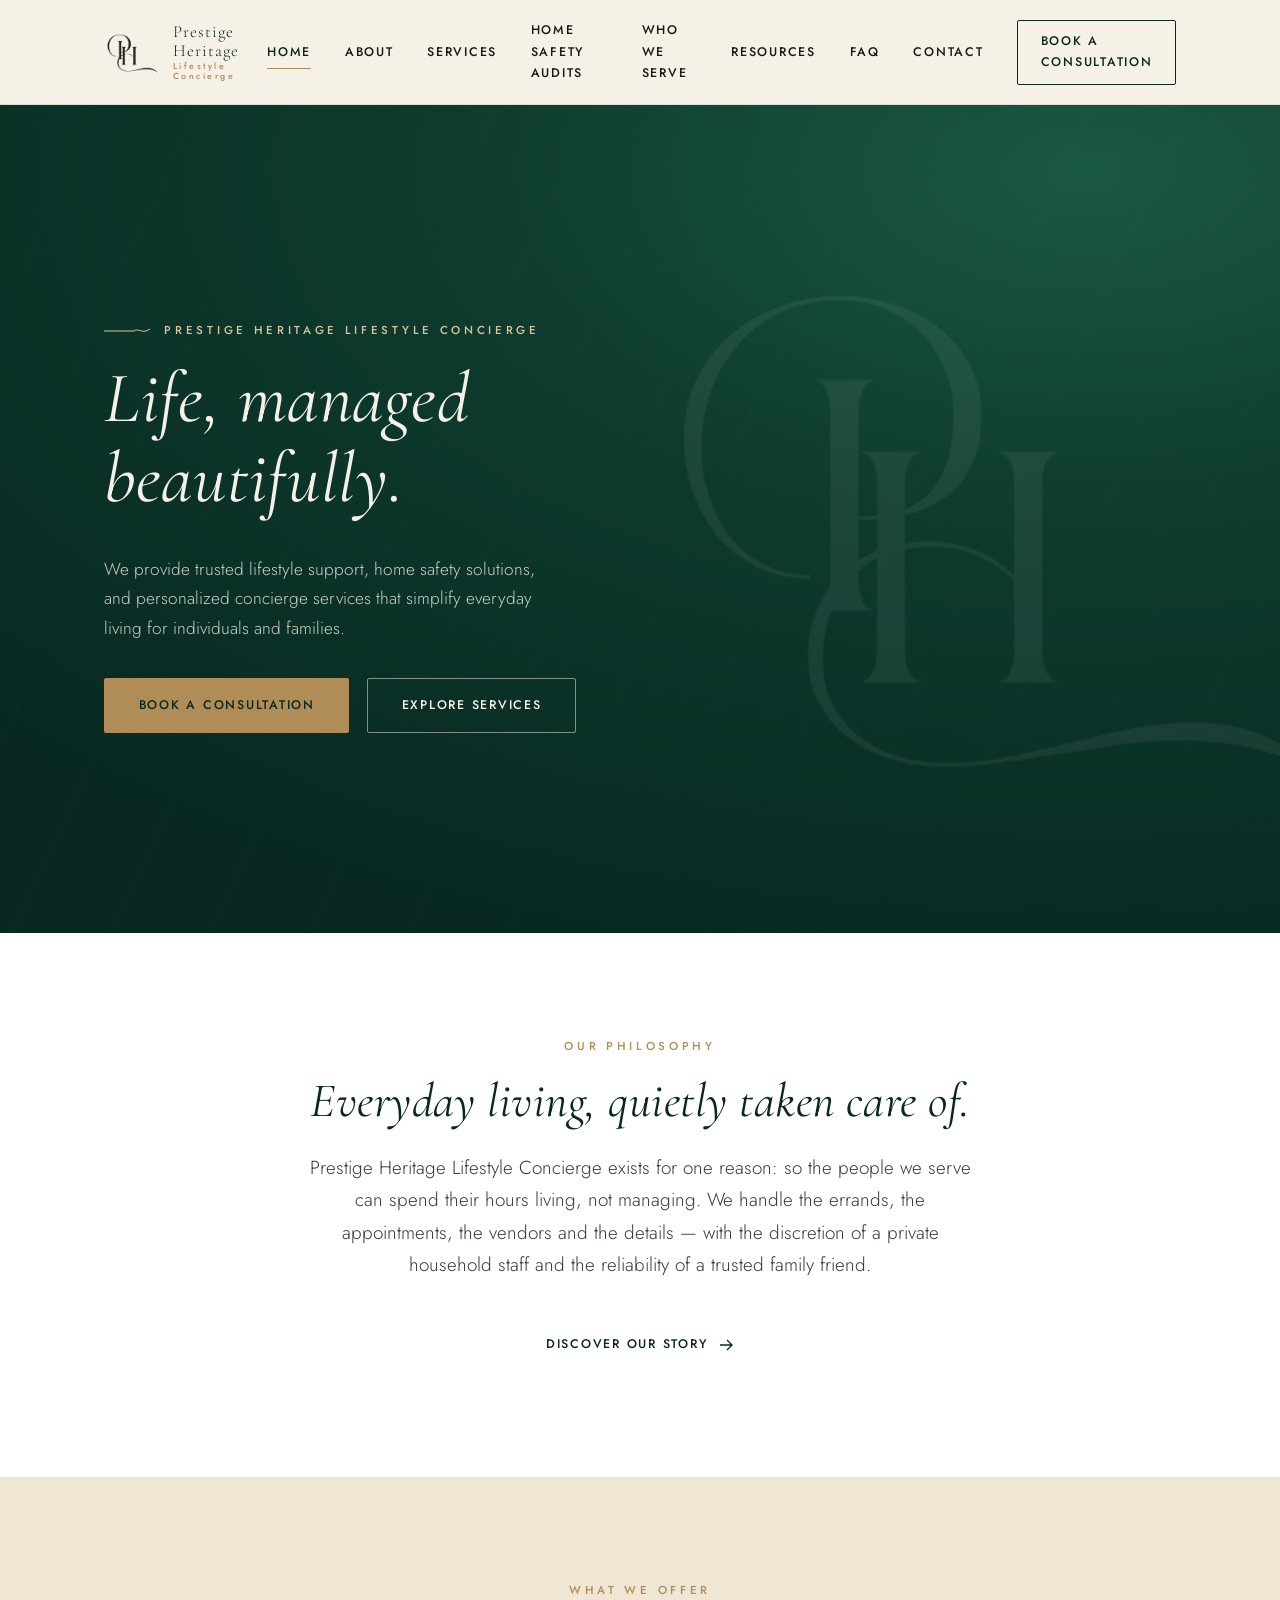
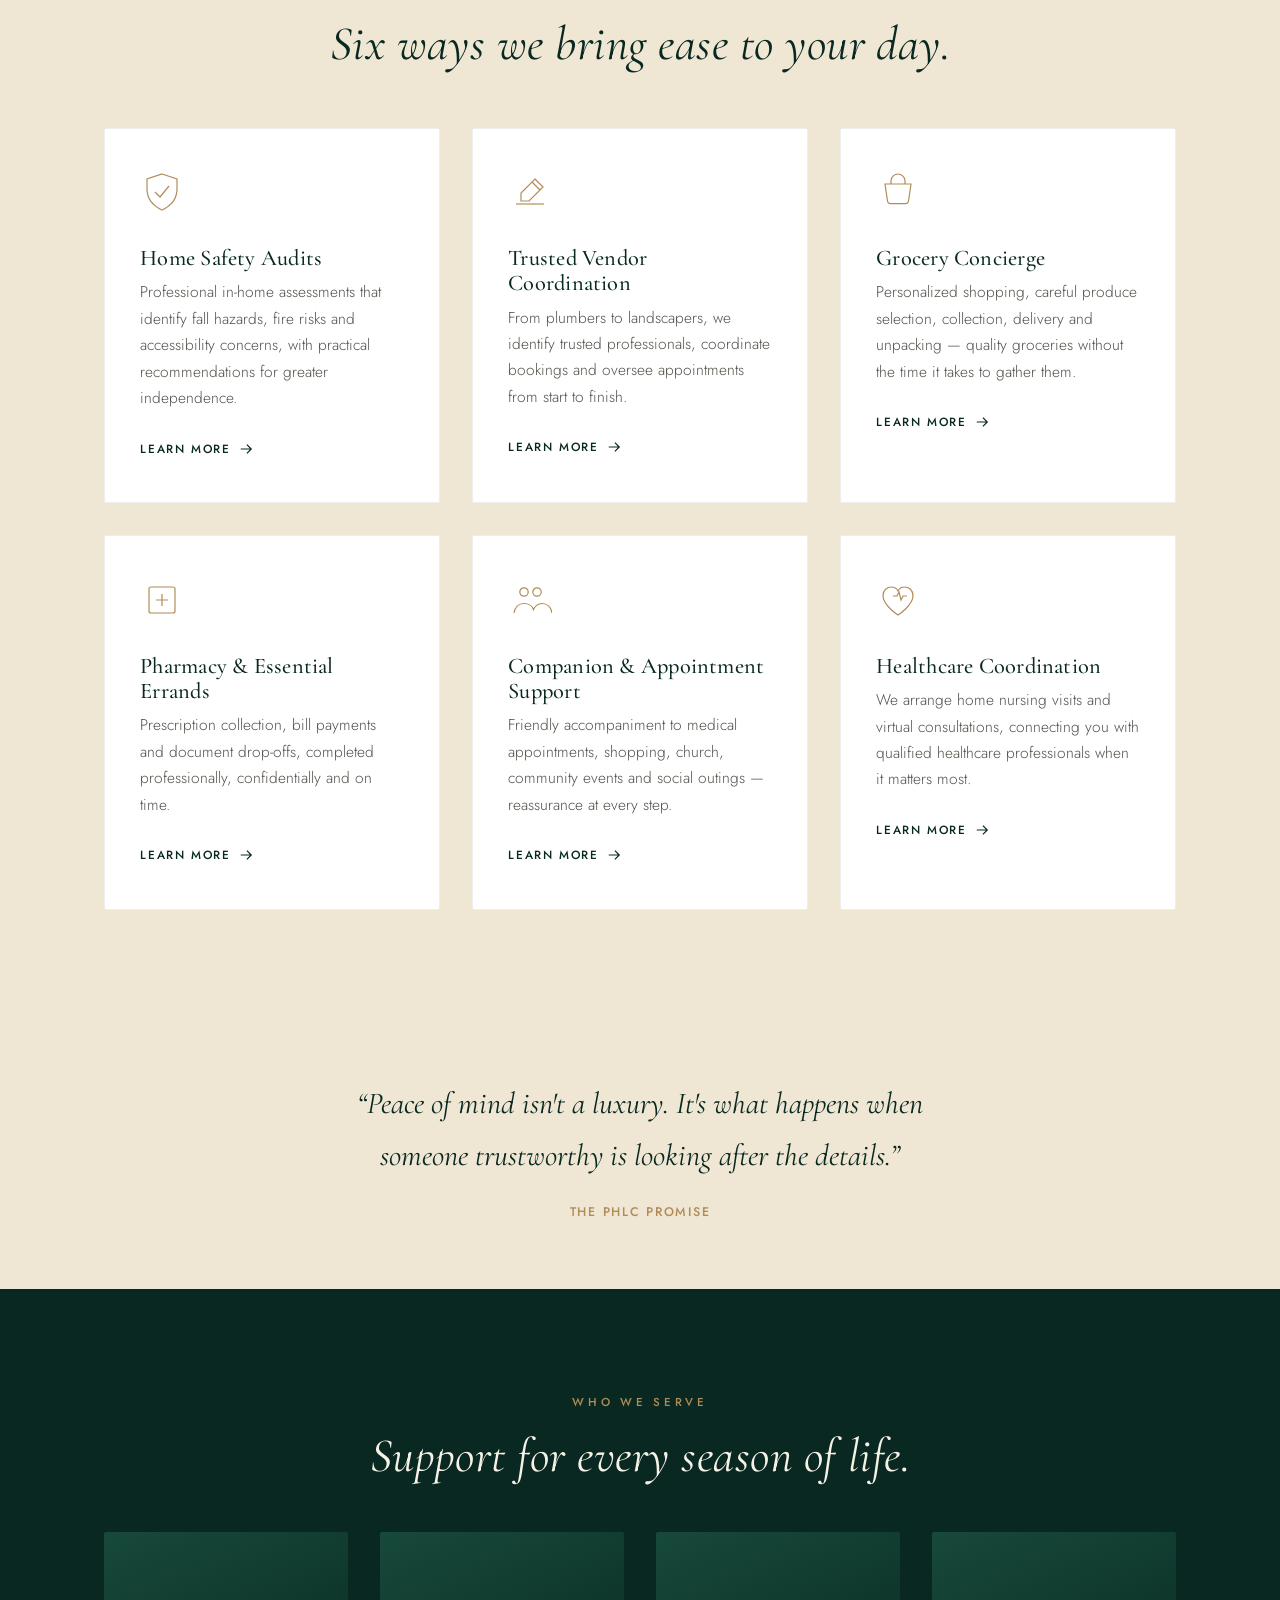
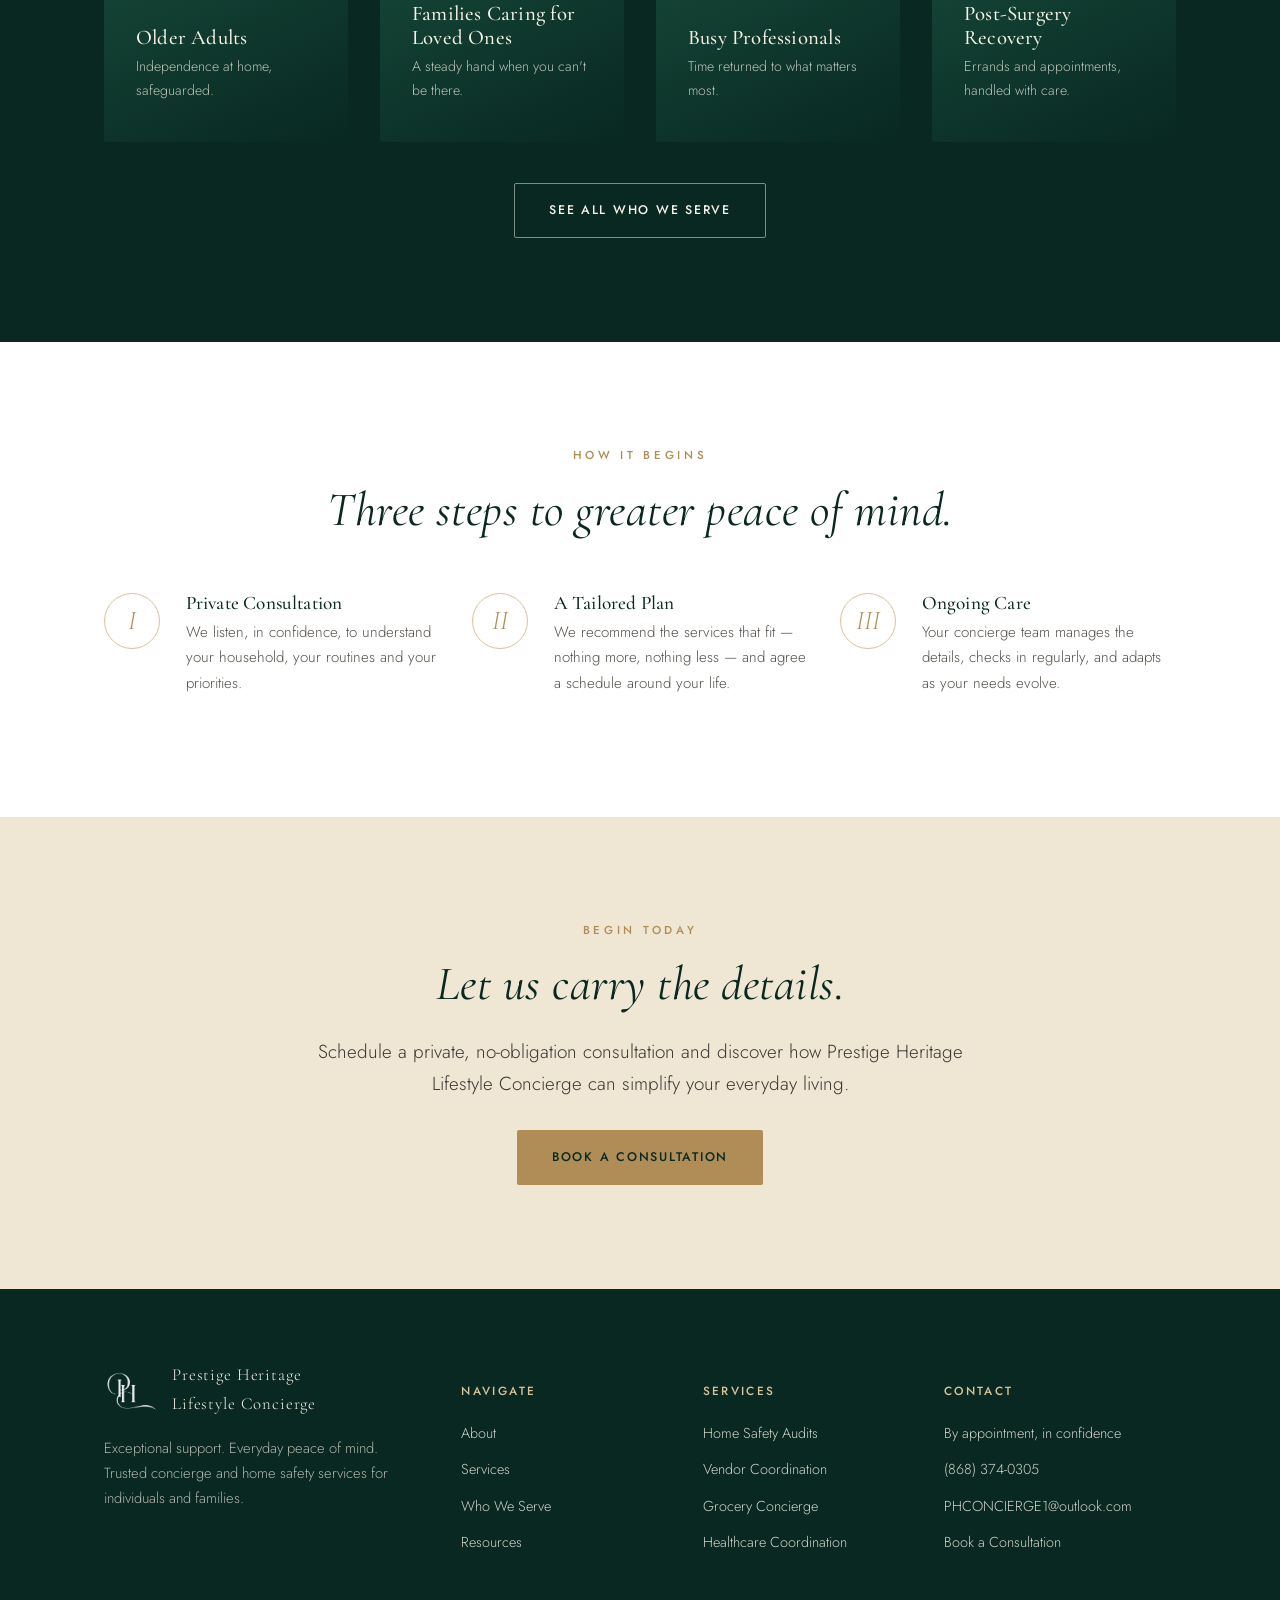
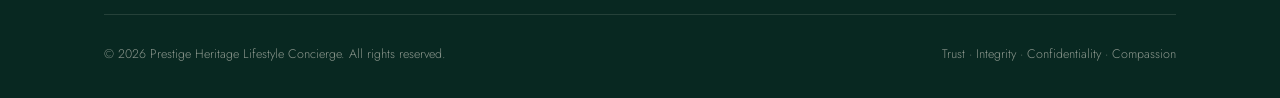
<file: index.html>
<!DOCTYPE html>
<html lang="en">
<head>
<meta charset="UTF-8">
<meta name="viewport" content="width=device-width, initial-scale=1.0">
<title>Home | Prestige Heritage Lifestyle Concierge</title>
<meta name="description" content="Exceptional support, everyday peace of mind. Trusted concierge, home safety and lifestyle services for individuals and families.">
<link rel="icon" href="assets/logo.png">
<link rel="stylesheet" href="assets/style.css">
</head>
<body>
  <header class="site-header">
    <div class="header-inner">
      <a href="index.html" class="brand">
        <img src="assets/logo.png" alt="Prestige Heritage Lifestyle Concierge monogram logo">
        <span class="brand-word">Prestige Heritage<small>Lifestyle Concierge</small></span>
      </a>
      <nav class="main-nav" aria-label="Primary">
        <a href="index.html" class="active">Home</a>
        <a href="about.html">About</a>
        <a href="services.html">Services</a>
        <a href="home-safety-audits.html">Home Safety Audits</a>
        <a href="who-we-serve.html">Who We Serve</a>
        <a href="resources.html">Resources</a>
        <a href="faq.html">FAQ</a>
        <a href="contact.html">Contact</a>
        <a href="contact.html" class="nav-cta">Book a Consultation</a>
      </nav>
      <button class="menu-toggle" aria-label="Toggle menu" aria-expanded="false">
        <span></span><span></span><span></span>
      </button>
    </div>
  </header>


  <section class="hero">
    <img class="hero-mark" src="assets/logo.png" alt="">
    <div class="hero-inner">
      <div class="eyebrow"><svg class="flourish" viewBox="0 0 46 10" fill="none" xmlns="http://www.w3.org/2000/svg" aria-hidden="true">
<path d="M0 5H30" stroke-width="1"/>
<path d="M30 5C34 1 38 9 46 3" stroke-width="1" stroke-linecap="round"/>
</svg><span>Prestige Heritage Lifestyle Concierge</span></div>
      <h1>Life, managed beautifully.</h1>
      <p class="sub">We provide trusted lifestyle support, home safety solutions, and personalized concierge services that simplify everyday living for individuals and families.</p>
      <div class="actions">
        <a href="contact.html" class="btn btn-gold">Book a Consultation</a>
        <a href="services.html" class="btn btn-outline-light">Explore Services</a>
      </div>
    </div>
  </section>

  <section class="bg-white">
    <div class="container center reveal">
      <div class="eyebrow center"><span>Our Philosophy</span></div>
      <h2 class="h-xl">Everyday living, quietly taken care of.</h2>
      <p class="lede">Prestige Heritage Lifestyle Concierge exists for one reason: so the people we serve can spend their hours living, not managing. We handle the errands, the appointments, the vendors and the details — with the discretion of a private household staff and the reliability of a trusted family friend.</p>
      <a href="about.html" class="btn btn-ghost" style="margin-top:1rem;">Discover our story
        <svg width="16" height="16" viewBox="0 0 16 16" fill="none" stroke="currentColor" stroke-width="1.3"><path d="M2 8h12M9 3l5 5-5 5"/></svg>
      </a>
    </div>
  </section>

  <section class="bg-cream2">
    <div class="container">
      <div class="center reveal" style="margin-bottom:3.5rem;">
        <div class="eyebrow center"><span>What We Offer</span></div>
        <h2 class="h-xl">Six ways we bring ease to your day.</h2>
      </div>
      <div class="grid grid-3">
        <div class="card reveal">
          <svg class="icon" viewBox="0 0 44 44" fill="none" stroke="currentColor" stroke-width="1.2"><path d="M22 4l15 5v10c0 10-6.5 17-15 21C13.5 36 7 29 7 19V9l15-5z"/><path d="M15 22l5 5 9-11"/></svg>
          <h3>Home Safety Audits</h3>
          <p>Professional in-home assessments that identify fall hazards, fire risks and accessibility concerns, with practical recommendations for greater independence.</p>
          <a href="home-safety-audits.html" class="learn">Learn more
            <svg width="14" height="14" viewBox="0 0 16 16" fill="none" stroke="currentColor" stroke-width="1.4"><path d="M2 8h12M9 3l5 5-5 5"/></svg>
          </a>
        </div>
        <div class="card reveal">
          <svg class="icon" viewBox="0 0 44 44" fill="none" stroke="currentColor" stroke-width="1.2"><path d="M27 9l8 8-14 14H13v-8L27 9z"/><path d="M24 12l8 8"/><path d="M8 34h28"/></svg>
          <h3>Trusted Vendor Coordination</h3>
          <p>From plumbers to landscapers, we identify trusted professionals, coordinate bookings and oversee appointments from start to finish.</p>
          <a href="services.html#vendor" class="learn">Learn more
            <svg width="14" height="14" viewBox="0 0 16 16" fill="none" stroke="currentColor" stroke-width="1.4"><path d="M2 8h12M9 3l5 5-5 5"/></svg>
          </a>
        </div>
        <div class="card reveal">
          <svg class="icon" viewBox="0 0 44 44" fill="none" stroke="currentColor" stroke-width="1.2"><path d="M9 14h26l-2.5 17a3 3 0 01-3 2.6H14.5a3 3 0 01-3-2.6L9 14z"/><path d="M15 14V11a7 7 0 0114 0v3"/></svg>
          <h3>Grocery Concierge</h3>
          <p>Personalized shopping, careful produce selection, collection, delivery and unpacking — quality groceries without the time it takes to gather them.</p>
          <a href="services.html#grocery" class="learn">Learn more
            <svg width="14" height="14" viewBox="0 0 16 16" fill="none" stroke="currentColor" stroke-width="1.4"><path d="M2 8h12M9 3l5 5-5 5"/></svg>
          </a>
        </div>
        <div class="card reveal">
          <svg class="icon" viewBox="0 0 44 44" fill="none" stroke="currentColor" stroke-width="1.2"><rect x="9" y="9" width="26" height="26" rx="2"/><path d="M22 16v12M16 22h12"/></svg>
          <h3>Pharmacy &amp; Essential Errands</h3>
          <p>Prescription collection, bill payments and document drop-offs, completed professionally, confidentially and on time.</p>
          <a href="services.html#pharmacy" class="learn">Learn more
            <svg width="14" height="14" viewBox="0 0 16 16" fill="none" stroke="currentColor" stroke-width="1.4"><path d="M2 8h12M9 3l5 5-5 5"/></svg>
          </a>
        </div>
        <div class="card reveal">
          <svg class="icon" viewBox="0 0 44 44" fill="none" stroke="currentColor" stroke-width="1.2"><circle cx="16" cy="14" r="4.2"/><circle cx="29" cy="14" r="4.2"/><path d="M6 35c1-6 5-9.5 10-9.5s8.5 3 9.5 6C26.5 28.5 30 25.5 34 25.5c5 0 9 3.5 10 9.5"/></svg>
          <h3>Companion &amp; Appointment Support</h3>
          <p>Friendly accompaniment to medical appointments, shopping, church, community events and social outings — reassurance at every step.</p>
          <a href="services.html#companion" class="learn">Learn more
            <svg width="14" height="14" viewBox="0 0 16 16" fill="none" stroke="currentColor" stroke-width="1.4"><path d="M2 8h12M9 3l5 5-5 5"/></svg>
          </a>
        </div>
        <div class="card reveal">
          <svg class="icon" viewBox="0 0 44 44" fill="none" stroke="currentColor" stroke-width="1.2"><path d="M22 37S7 27.5 7 17.5C7 12.3 11 9 15.5 9c3 0 5.3 1.5 6.5 4 1.2-2.5 3.5-4 6.5-4C33 9 37 12.3 37 17.5 37 27.5 22 37 22 37z"/><path d="M17 18h4l2-4 2 8 2-4h4"/></svg>
          <h3>Healthcare Coordination</h3>
          <p>We arrange home nursing visits and virtual consultations, connecting you with qualified healthcare professionals when it matters most.</p>
          <a href="services.html#healthcare" class="learn">Learn more
            <svg width="14" height="14" viewBox="0 0 16 16" fill="none" stroke="currentColor" stroke-width="1.4"><path d="M2 8h12M9 3l5 5-5 5"/></svg>
          </a>
        </div>
      </div>
    </div>
  </section>

  <section class="quote-strip reveal">
    <blockquote>&ldquo;Peace of mind isn't a luxury. It's what happens when someone trustworthy is looking after the details.&rdquo;</blockquote>
    <cite>The PHLC Promise</cite>
  </section>

  <section class="bg-emerald">
    <div class="container">
      <div class="center reveal" style="margin-bottom:3rem;">
        <div class="eyebrow center"><span>Who We Serve</span></div>
        <h2 class="h-xl">Support for every season of life.</h2>
      </div>
      <div class="grid grid-4">
        <div class="tile reveal"><h4>Older Adults</h4><p>Independence at home, safeguarded.</p></div>
        <div class="tile reveal"><h4>Families Caring for Loved Ones</h4><p>A steady hand when you can't be there.</p></div>
        <div class="tile reveal"><h4>Busy Professionals</h4><p>Time returned to what matters most.</p></div>
        <div class="tile reveal"><h4>Post-Surgery Recovery</h4><p>Errands and appointments, handled with care.</p></div>
      </div>
      <div class="center reveal" style="margin-top:2.6rem;">
        <a href="who-we-serve.html" class="btn btn-outline-light">See all who we serve</a>
      </div>
    </div>
  </section>

  <section class="bg-white">
    <div class="container">
      <div class="center reveal" style="margin-bottom:3.5rem;">
        <div class="eyebrow center"><span>How It Begins</span></div>
        <h2 class="h-xl">Three steps to greater peace of mind.</h2>
      </div>
      <div class="grid grid-3">
        <div class="step reveal">
          <div class="step-mark">I</div>
          <div><h4>Private Consultation</h4><p>We listen, in confidence, to understand your household, your routines and your priorities.</p></div>
        </div>
        <div class="step reveal">
          <div class="step-mark">II</div>
          <div><h4>A Tailored Plan</h4><p>We recommend the services that fit — nothing more, nothing less — and agree a schedule around your life.</p></div>
        </div>
        <div class="step reveal">
          <div class="step-mark">III</div>
          <div><h4>Ongoing Care</h4><p>Your concierge team manages the details, checks in regularly, and adapts as your needs evolve.</p></div>
        </div>
      </div>
    </div>
  </section>

  <section class="bg-cream2 center reveal">
    <div class="container">
      <div class="eyebrow center"><span>Begin Today</span></div>
      <h2 class="h-xl">Let us carry the details.</h2>
      <p class="lede">Schedule a private, no-obligation consultation and discover how Prestige Heritage Lifestyle Concierge can simplify your everyday living.</p>
      <a href="contact.html" class="btn btn-gold" style="margin-top:0.6rem;">Book a Consultation</a>
    </div>
  </section>

  <footer class="site-footer">
    <div class="container">
      <div class="footer-grid">
        <div>
          <div class="footer-brand">
            <img src="assets/logo.png" alt="PHLC monogram">
            <span>Prestige Heritage<br>Lifestyle Concierge</span>
          </div>
          <p style="max-width:34ch;font-size:0.92rem;color:rgba(246,241,230,0.7);">Exceptional support. Everyday peace of mind. Trusted concierge and home safety services for individuals and families.</p>
        </div>
        <div>
          <h5>Navigate</h5>
          <ul>
            <li><a href="about.html">About</a></li>
            <li><a href="services.html">Services</a></li>
            <li><a href="who-we-serve.html">Who We Serve</a></li>
            <li><a href="resources.html">Resources</a></li>
          </ul>
        </div>
        <div>
          <h5>Services</h5>
          <ul>
            <li><a href="home-safety-audits.html">Home Safety Audits</a></li>
            <li><a href="services.html#vendor">Vendor Coordination</a></li>
            <li><a href="services.html#grocery">Grocery Concierge</a></li>
            <li><a href="services.html#healthcare">Healthcare Coordination</a></li>
          </ul>
        </div>
        <div>
          <h5>Contact</h5>
          <ul>
            <li>By appointment, in confidence</li>
            <li><a href="tel:+18683740305">(868) 374-0305</a></li>
            <li><a href="mailto:PHCONCIERGE1@outlook.com">PHCONCIERGE1@outlook.com</a></li>
            <li><a href="contact.html">Book a Consultation</a></li>
          </ul>
        </div>
      </div>
      <div class="footer-bottom">
        <span>&copy; 2026 Prestige Heritage Lifestyle Concierge. All rights reserved.</span>
        <span>Trust &middot; Integrity &middot; Confidentiality &middot; Compassion</span>
      </div>
    </div>
  </footer>

<script src="assets/script.js"></script>
</body>
</html>
</file>
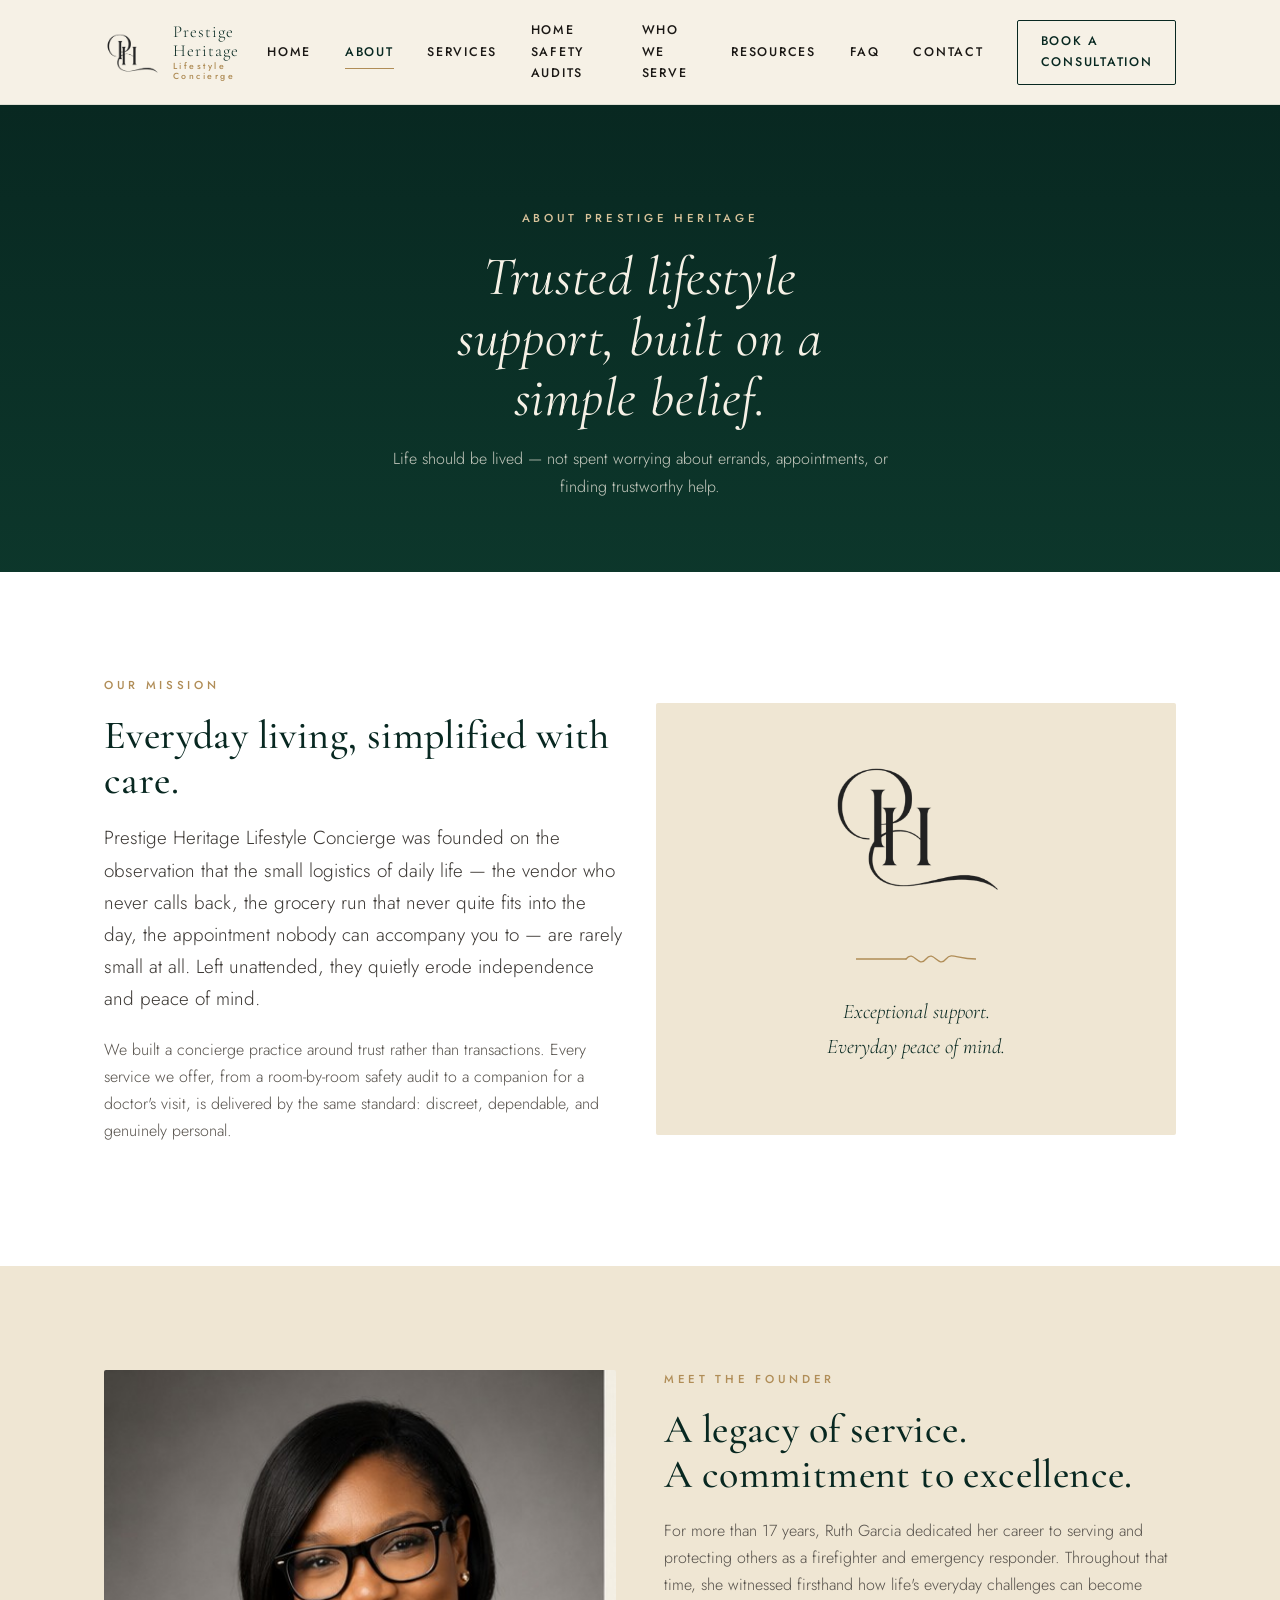
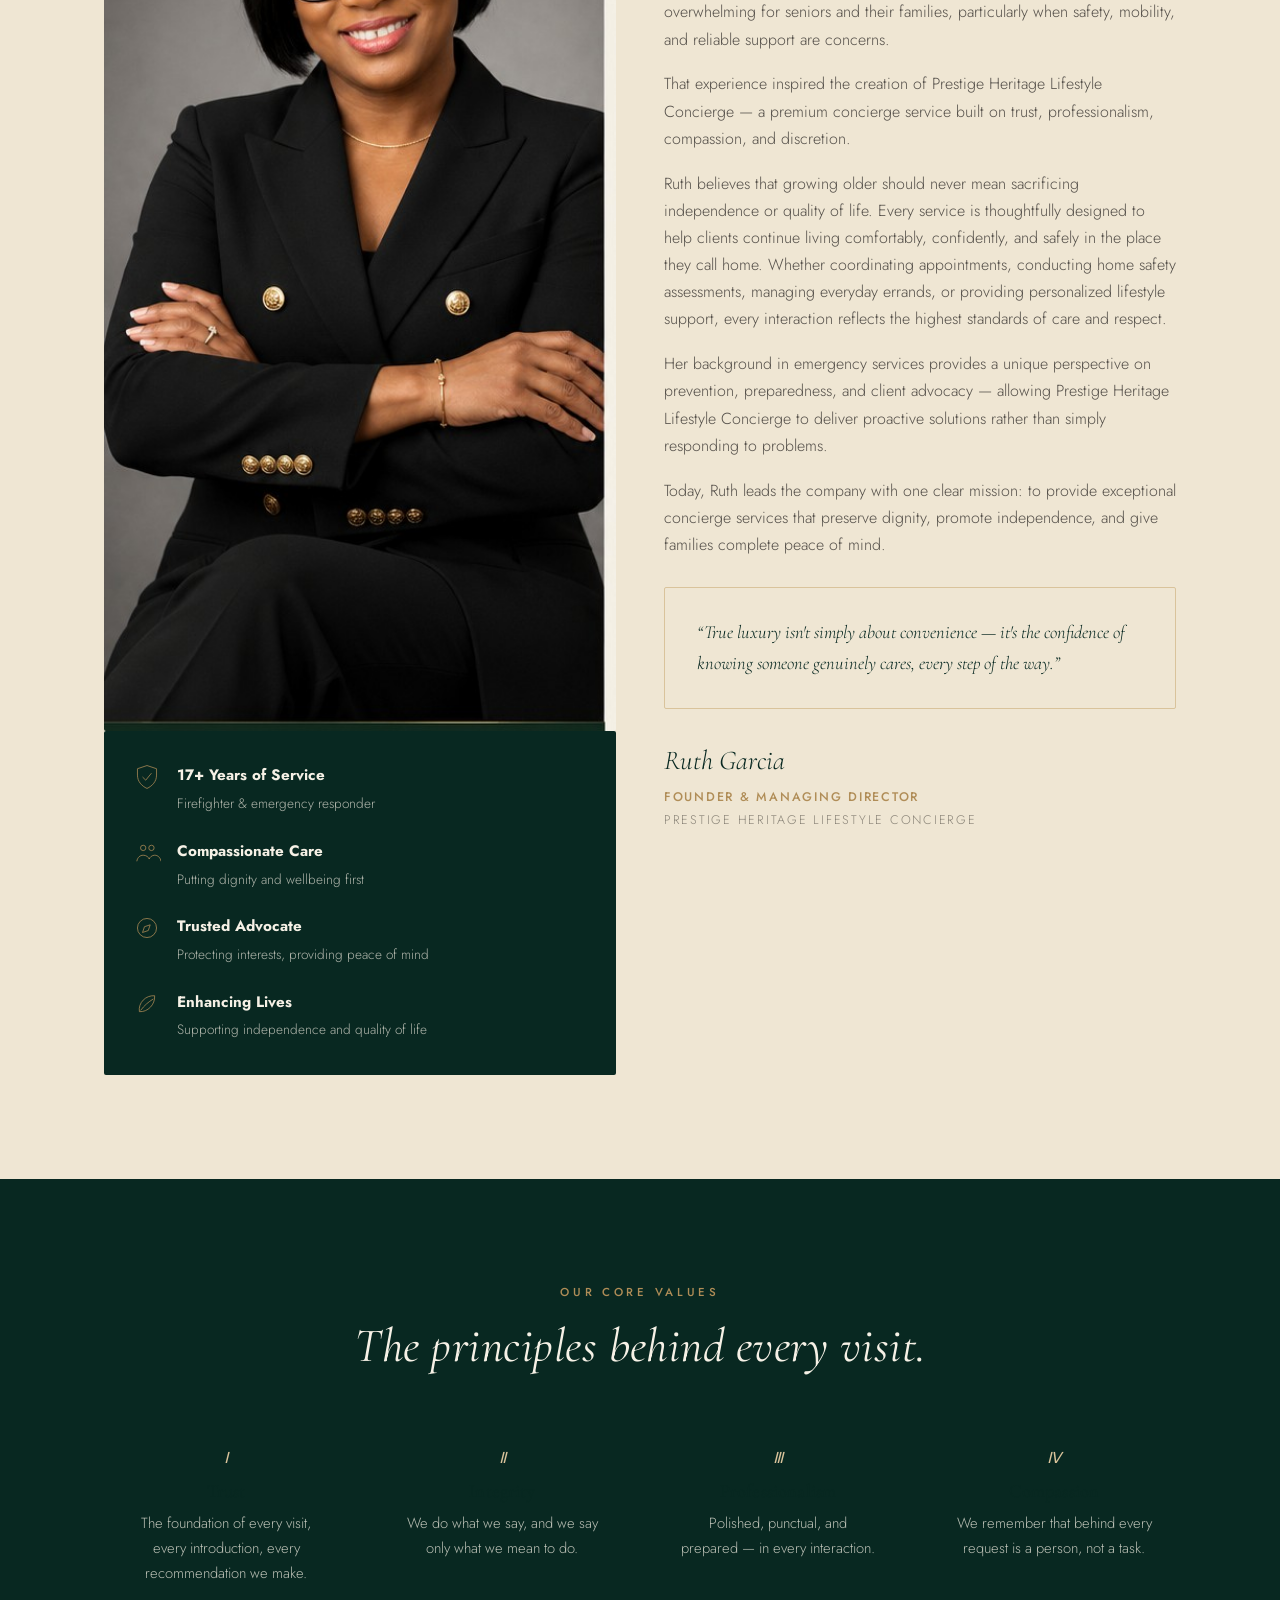
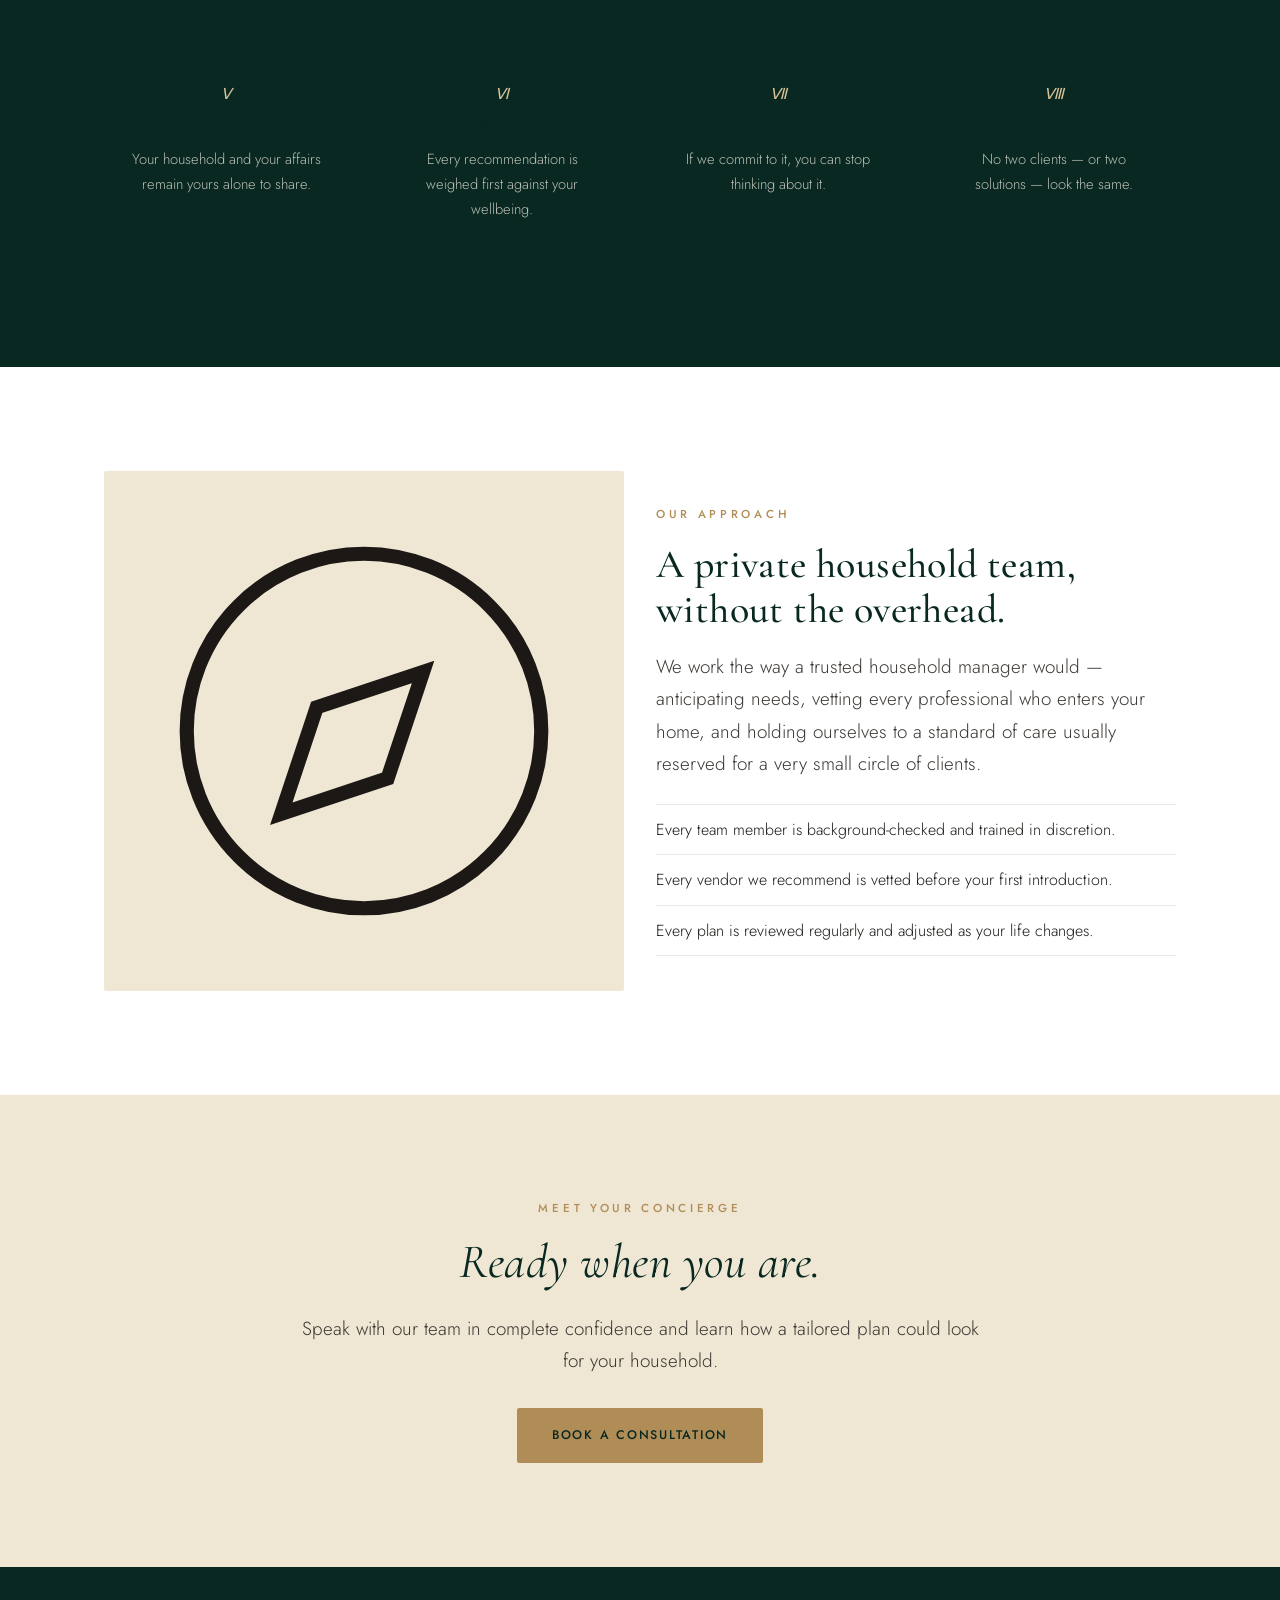
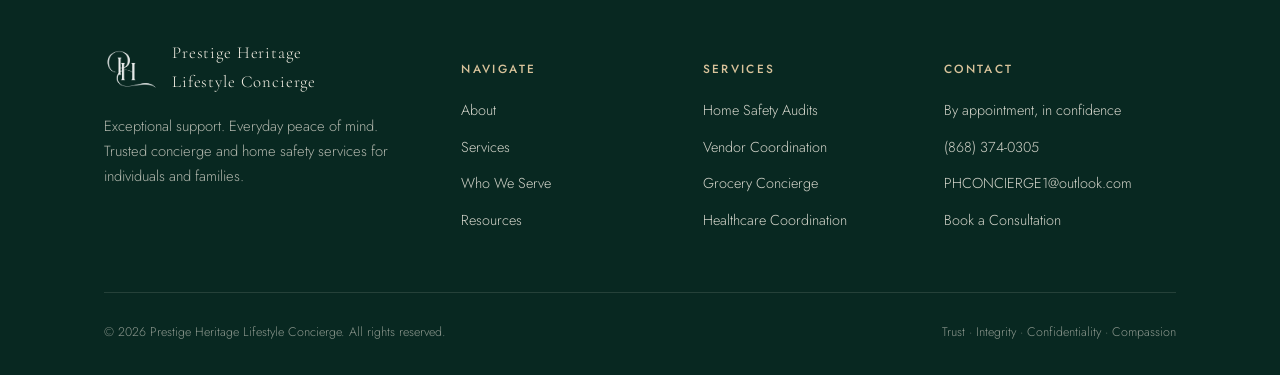
<file: about (1).html>
<!DOCTYPE html>
<html lang="en">
<head>
<meta charset="UTF-8">
<meta name="viewport" content="width=device-width, initial-scale=1.0">
<title>About | Prestige Heritage Lifestyle Concierge</title>
<meta name="description" content="Learn about Prestige Heritage Lifestyle Concierge's mission, philosophy and core values.">
<link rel="icon" href="assets/logo.png">
<link rel="stylesheet" href="assets/style.css">
</head>
<body>
  <header class="site-header">
    <div class="header-inner">
      <a href="index.html" class="brand">
        <img src="assets/logo.png" alt="Prestige Heritage Lifestyle Concierge monogram logo">
        <span class="brand-word">Prestige Heritage<small>Lifestyle Concierge</small></span>
      </a>
      <nav class="main-nav" aria-label="Primary">
        <a href="index.html">Home</a>
        <a href="about.html" class="active">About</a>
        <a href="services.html">Services</a>
        <a href="home-safety-audits.html">Home Safety Audits</a>
        <a href="who-we-serve.html">Who We Serve</a>
        <a href="resources.html">Resources</a>
        <a href="faq.html">FAQ</a>
        <a href="contact.html">Contact</a>
        <a href="contact.html" class="nav-cta">Book a Consultation</a>
      </nav>
      <button class="menu-toggle" aria-label="Toggle menu" aria-expanded="false">
        <span></span><span></span><span></span>
      </button>
    </div>
  </header>


  <section class="page-hero">
    <div class="eyebrow"><span>About Prestige Heritage</span></div>
    <h1>Trusted lifestyle support, built on a simple belief.</h1>
    <p>Life should be lived — not spent worrying about errands, appointments, or finding trustworthy help.</p>
  </section>

  <section class="bg-white">
    <div class="container grid grid-2" style="align-items:center;">
      <div class="reveal">
        <div class="eyebrow"><span>Our Mission</span></div>
        <h2 class="h-lg">Everyday living, simplified with care.</h2>
        <p class="lede">Prestige Heritage Lifestyle Concierge was founded on the observation that the small logistics of daily life — the vendor who never calls back, the grocery run that never quite fits into the day, the appointment nobody can accompany you to — are rarely small at all. Left unattended, they quietly erode independence and peace of mind.</p>
        <p style="color:#55504a;">We built a concierge practice around trust rather than transactions. Every service we offer, from a room-by-room safety audit to a companion for a doctor's visit, is delivered by the same standard: discreet, dependable, and genuinely personal.</p>
      </div>
      <div class="reveal" style="background:var(--cream-2);border-radius:var(--radius);padding:3rem;text-align:center;">
        <img src="assets/logo.png" alt="Prestige Heritage Lifestyle Concierge monogram" style="width:180px;margin:0 auto 1.5rem;">
        <svg class="flourish-divider" viewBox="0 0 120 22" fill="none" xmlns="http://www.w3.org/2000/svg" aria-hidden="true">
<path d="M0 11H50" stroke-linecap="round"/>
<path d="M50 11C58 1 62 21 70 11C78 1 82 21 90 11C96 4 100 11 120 11" stroke-linecap="round" stroke-linejoin="round"/>
</svg>
        <p style="font-family:var(--serif);font-style:italic;font-size:1.3rem;color:var(--emerald-deep);margin-top:1rem;">Exceptional support.<br>Everyday peace of mind.</p>
      </div>
    </div>
  </section>

  <section class="bg-cream2">
    <div class="container grid grid-2" style="align-items:flex-start;gap:3rem;">
      <div class="reveal">
        <img src="assets/founder.jpg" alt="Ruth Garcia, Founder and Managing Director of Prestige Heritage Lifestyle Concierge" style="border-radius:var(--radius);width:100%;display:block;">
        <div style="background:var(--emerald-deep);color:var(--cream);padding:2rem 1.8rem;border-radius:var(--radius);">
          <div style="display:flex;gap:1rem;align-items:flex-start;margin-bottom:1.4rem;">
            <span style="color:var(--gold);flex-shrink:0;width:28px;"><svg class="icon" viewBox="0 0 44 44" fill="none" stroke="currentColor" stroke-width="1.2"><path d="M22 4l15 5v10c0 10-6.5 17-15 21C13.5 36 7 29 7 19V9l15-5z"/><path d="M15 22l5 5 9-11"/></svg></span>
            <div><strong style="display:block;font-size:0.95rem;color:var(--cream);">17+ Years of Service</strong><span style="font-size:0.85rem;color:rgba(246,241,230,0.7);">Firefighter &amp; emergency responder</span></div>
          </div>
          <div style="display:flex;gap:1rem;align-items:flex-start;margin-bottom:1.4rem;">
            <span style="color:var(--gold);flex-shrink:0;width:28px;"><svg class="icon" viewBox="0 0 44 44" fill="none" stroke="currentColor" stroke-width="1.2"><circle cx="16" cy="14" r="4.2"/><circle cx="29" cy="14" r="4.2"/><path d="M6 35c1-6 5-9.5 10-9.5s8.5 3 9.5 6C26.5 28.5 30 25.5 34 25.5c5 0 9 3.5 10 9.5"/></svg></span>
            <div><strong style="display:block;font-size:0.95rem;color:var(--cream);">Compassionate Care</strong><span style="font-size:0.85rem;color:rgba(246,241,230,0.7);">Putting dignity and wellbeing first</span></div>
          </div>
          <div style="display:flex;gap:1rem;align-items:flex-start;margin-bottom:1.4rem;">
            <span style="color:var(--gold);flex-shrink:0;width:28px;"><svg class="icon" viewBox="0 0 44 44" fill="none" stroke="currentColor" stroke-width="1.2"><circle cx="22" cy="22" r="15"/><path d="M27 17l-3 9-9 3 3-9 9-3z"/></svg></span>
            <div><strong style="display:block;font-size:0.95rem;color:var(--cream);">Trusted Advocate</strong><span style="font-size:0.85rem;color:rgba(246,241,230,0.7);">Protecting interests, providing peace of mind</span></div>
          </div>
          <div style="display:flex;gap:1rem;align-items:flex-start;">
            <span style="color:var(--gold);flex-shrink:0;width:28px;"><svg class="icon" viewBox="0 0 44 44" fill="none" stroke="currentColor" stroke-width="1.2"><path d="M10 34C8 20 20 8 34 9c1 14-11 26-24 25z"/><path d="M12 32c6-8 12-13 20-18"/></svg></span>
            <div><strong style="display:block;font-size:0.95rem;color:var(--cream);">Enhancing Lives</strong><span style="font-size:0.85rem;color:rgba(246,241,230,0.7);">Supporting independence and quality of life</span></div>
          </div>
        </div>
      </div>
      <div class="reveal">
        <div class="eyebrow"><span>Meet the Founder</span></div>
        <h2 class="h-lg">A legacy of service.<br>A commitment to excellence.</h2>
        <p style="color:#55504a;">For more than 17 years, Ruth Garcia dedicated her career to serving and protecting others as a firefighter and emergency responder. Throughout that time, she witnessed firsthand how life's everyday challenges can become overwhelming for seniors and their families, particularly when safety, mobility, and reliable support are concerns.</p>
        <p style="color:#55504a;">That experience inspired the creation of Prestige Heritage Lifestyle Concierge — a premium concierge service built on trust, professionalism, compassion, and discretion.</p>
        <p style="color:#55504a;">Ruth believes that growing older should never mean sacrificing independence or quality of life. Every service is thoughtfully designed to help clients continue living comfortably, confidently, and safely in the place they call home. Whether coordinating appointments, conducting home safety assessments, managing everyday errands, or providing personalized lifestyle support, every interaction reflects the highest standards of care and respect.</p>
        <p style="color:#55504a;">Her background in emergency services provides a unique perspective on prevention, preparedness, and client advocacy — allowing Prestige Heritage Lifestyle Concierge to deliver proactive solutions rather than simply responding to problems.</p>
        <p style="color:#55504a;">Today, Ruth leads the company with one clear mission: to provide exceptional concierge services that preserve dignity, promote independence, and give families complete peace of mind.</p>
        <div style="border:1px solid var(--gold-light);border-radius:var(--radius);padding:1.8rem 2rem;margin:1.8rem 0;">
          <p style="font-family:var(--serif);font-style:italic;font-size:1.15rem;color:var(--emerald-deep);margin:0;">&ldquo;True luxury isn't simply about convenience — it's the confidence of knowing someone genuinely cares, every step of the way.&rdquo;</p>
        </div>
        <p style="font-family:var(--serif);font-style:italic;font-size:1.7rem;color:var(--emerald-deep);margin-bottom:0.2rem;">Ruth Garcia</p>
        <p style="font-size:0.78rem;letter-spacing:0.14em;text-transform:uppercase;color:var(--gold);margin-bottom:0.1rem;font-weight:500;">Founder &amp; Managing Director</p>
        <p style="font-size:0.78rem;letter-spacing:0.14em;text-transform:uppercase;color:#8a8478;margin:0;">Prestige Heritage Lifestyle Concierge</p>
      </div>
    </div>
  </section>

  <section class="bg-emerald">
    <div class="container">
      <div class="center reveal" style="margin-bottom:3rem;">
        <div class="eyebrow center"><span>Our Core Values</span></div>
        <h2 class="h-xl">The principles behind every visit.</h2>
      </div>
      <div class="grid grid-4">
        <div class="pillar reveal">
          <span class="num">Ⅰ</span>
          <h4>Trust</h4>
          <p>The foundation of every visit, every introduction, every recommendation we make.</p>
        </div>
        <div class="pillar reveal">
          <span class="num">Ⅱ</span>
          <h4>Integrity</h4>
          <p>We do what we say, and we say only what we mean to do.</p>
        </div>
        <div class="pillar reveal">
          <span class="num">Ⅲ</span>
          <h4>Professionalism</h4>
          <p>Polished, punctual, and prepared — in every interaction.</p>
        </div>
        <div class="pillar reveal">
          <span class="num">Ⅳ</span>
          <h4>Compassion</h4>
          <p>We remember that behind every request is a person, not a task.</p>
        </div>
        <div class="pillar reveal">
          <span class="num">Ⅴ</span>
          <h4>Confidentiality</h4>
          <p>Your household and your affairs remain yours alone to share.</p>
        </div>
        <div class="pillar reveal">
          <span class="num">Ⅵ</span>
          <h4>Safety</h4>
          <p>Every recommendation is weighed first against your wellbeing.</p>
        </div>
        <div class="pillar reveal">
          <span class="num">Ⅶ</span>
          <h4>Reliability</h4>
          <p>If we commit to it, you can stop thinking about it.</p>
        </div>
        <div class="pillar reveal">
          <span class="num">Ⅷ</span>
          <h4>Personalized Service</h4>
          <p>No two clients — or two solutions — look the same.</p>
        </div>
      </div>
    </div>
  </section>

  <section class="bg-white">
    <div class="container grid grid-2" style="align-items:center;">
      <div class="reveal" style="order:2;">
        <div class="eyebrow"><span>Our Approach</span></div>
        <h2 class="h-lg">A private household team, without the overhead.</h2>
        <p class="lede">We work the way a trusted household manager would — anticipating needs, vetting every professional who enters your home, and holding ourselves to a standard of care usually reserved for a very small circle of clients.</p>
        <ul style="list-style:none;padding:0;margin:1.5rem 0 0;">
          <li style="padding:0.7rem 0;border-top:1px solid rgba(11,61,46,0.1);">Every team member is background-checked and trained in discretion.</li>
          <li style="padding:0.7rem 0;border-top:1px solid rgba(11,61,46,0.1);">Every vendor we recommend is vetted before your first introduction.</li>
          <li style="padding:0.7rem 0;border-top:1px solid rgba(11,61,46,0.1);border-bottom:1px solid rgba(11,61,46,0.1);">Every plan is reviewed regularly and adjusted as your life changes.</li>
        </ul>
      </div>
      <div class="reveal" style="order:1;background:var(--cream-2);border-radius:var(--radius);min-height:340px;display:flex;align-items:center;justify-content:center;">
        <svg class="icon" viewBox="0 0 44 44" fill="none" stroke="currentColor" stroke-width="1.2"><circle cx="22" cy="22" r="15"/><path d="M27 17l-3 9-9 3 3-9 9-3z"/></svg>
      </div>
    </div>
  </section>

  <section class="bg-cream2 center reveal">
    <div class="container">
      <div class="eyebrow center"><span>Meet Your Concierge</span></div>
      <h2 class="h-xl">Ready when you are.</h2>
      <p class="lede">Speak with our team in complete confidence and learn how a tailored plan could look for your household.</p>
      <a href="contact.html" class="btn btn-gold" style="margin-top:0.6rem;">Book a Consultation</a>
    </div>
  </section>

  <footer class="site-footer">
    <div class="container">
      <div class="footer-grid">
        <div>
          <div class="footer-brand">
            <img src="assets/logo.png" alt="PHLC monogram">
            <span>Prestige Heritage<br>Lifestyle Concierge</span>
          </div>
          <p style="max-width:34ch;font-size:0.92rem;color:rgba(246,241,230,0.7);">Exceptional support. Everyday peace of mind. Trusted concierge and home safety services for individuals and families.</p>
        </div>
        <div>
          <h5>Navigate</h5>
          <ul>
            <li><a href="about.html">About</a></li>
            <li><a href="services.html">Services</a></li>
            <li><a href="who-we-serve.html">Who We Serve</a></li>
            <li><a href="resources.html">Resources</a></li>
          </ul>
        </div>
        <div>
          <h5>Services</h5>
          <ul>
            <li><a href="home-safety-audits.html">Home Safety Audits</a></li>
            <li><a href="services.html#vendor">Vendor Coordination</a></li>
            <li><a href="services.html#grocery">Grocery Concierge</a></li>
            <li><a href="services.html#healthcare">Healthcare Coordination</a></li>
          </ul>
        </div>
        <div>
          <h5>Contact</h5>
          <ul>
            <li>By appointment, in confidence</li>
            <li><a href="tel:+18683740305">(868) 374-0305</a></li>
            <li><a href="mailto:PHCONCIERGE1@outlook.com">PHCONCIERGE1@outlook.com</a></li>
            <li><a href="contact.html">Book a Consultation</a></li>
          </ul>
        </div>
      </div>
      <div class="footer-bottom">
        <span>&copy; 2026 Prestige Heritage Lifestyle Concierge. All rights reserved.</span>
        <span>Trust &middot; Integrity &middot; Confidentiality &middot; Compassion</span>
      </div>
    </div>
  </footer>

<script src="assets/script.js"></script>
</body>
</html>
</file>
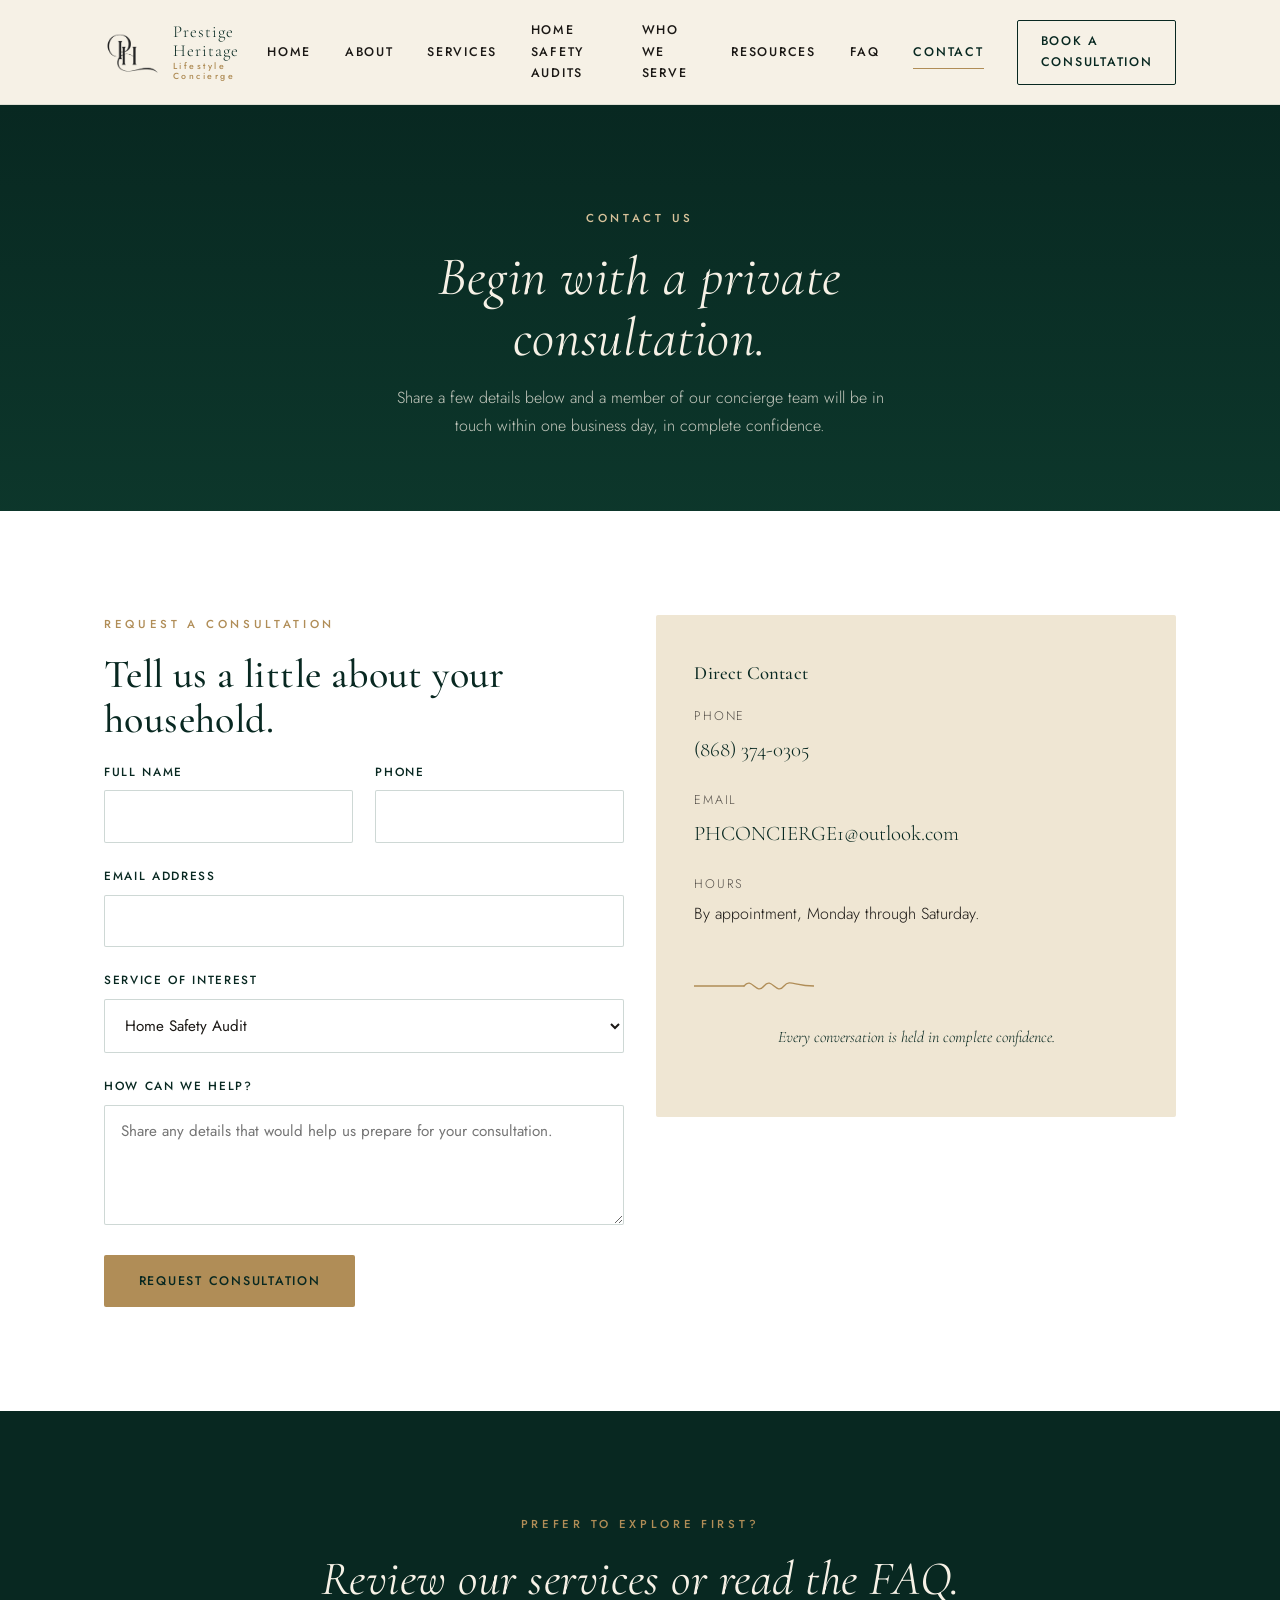
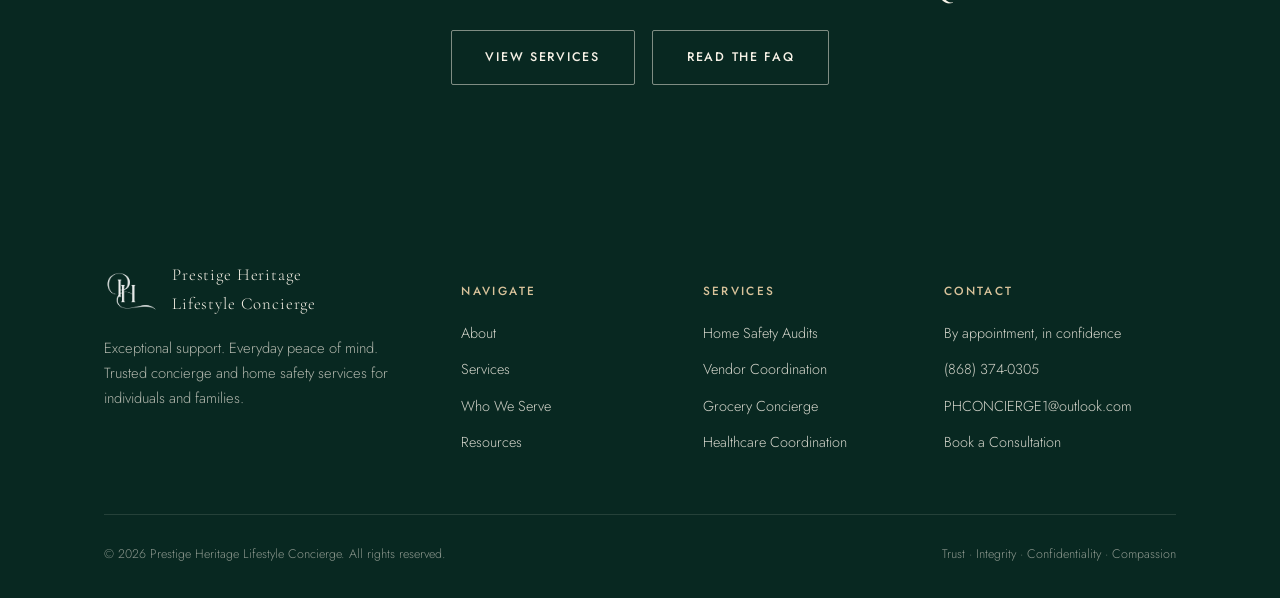
<file: contact (1).html>
<!DOCTYPE html>
<html lang="en">
<head>
<meta charset="UTF-8">
<meta name="viewport" content="width=device-width, initial-scale=1.0">
<title>Contact | Prestige Heritage Lifestyle Concierge</title>
<meta name="description" content="Book a private consultation with Prestige Heritage Lifestyle Concierge.">
<link rel="icon" href="assets/logo.png">
<link rel="stylesheet" href="assets/style.css">
</head>
<body>
  <header class="site-header">
    <div class="header-inner">
      <a href="index.html" class="brand">
        <img src="assets/logo.png" alt="Prestige Heritage Lifestyle Concierge monogram logo">
        <span class="brand-word">Prestige Heritage<small>Lifestyle Concierge</small></span>
      </a>
      <nav class="main-nav" aria-label="Primary">
        <a href="index.html">Home</a>
        <a href="about.html">About</a>
        <a href="services.html">Services</a>
        <a href="home-safety-audits.html">Home Safety Audits</a>
        <a href="who-we-serve.html">Who We Serve</a>
        <a href="resources.html">Resources</a>
        <a href="faq.html">FAQ</a>
        <a href="contact.html" class="active">Contact</a>
        <a href="contact.html" class="nav-cta">Book a Consultation</a>
      </nav>
      <button class="menu-toggle" aria-label="Toggle menu" aria-expanded="false">
        <span></span><span></span><span></span>
      </button>
    </div>
  </header>


  <section class="page-hero">
    <div class="eyebrow"><span>Contact Us</span></div>
    <h1>Begin with a private consultation.</h1>
    <p>Share a few details below and a member of our concierge team will be in touch within one business day, in complete confidence.</p>
  </section>

  <section class="bg-white">
    <div class="container grid grid-2" style="align-items:flex-start;">
      <div class="reveal">
        <div class="eyebrow"><span>Request a Consultation</span></div>
        <h2 class="h-lg">Tell us a little about your household.</h2>
        <form id="consult-form" name="contact" method="POST" data-netlify="true" netlify-honeypot="bot-field" novalidate>
          <input type="hidden" name="form-name" value="contact">
          <p style="position:absolute;left:-9999px;top:auto;overflow:hidden;width:1px;height:1px;">
            <label>Don't fill this out if you're human: <input name="bot-field"></label>
          </p>
          <div class="grid grid-2" style="gap:1.4rem;">
            <div class="form-field"><label for="fname">Full Name</label><input id="fname" name="fname" type="text" required></div>
            <div class="form-field"><label for="phone">Phone</label><input id="phone" name="phone" type="tel" required></div>
          </div>
          <div class="form-field"><label for="email">Email Address</label><input id="email" name="email" type="email" required></div>
          <div class="form-field"><label for="service">Service of Interest</label>
            <select id="service" name="service">
              <option>Home Safety Audit</option>
              <option>Trusted Vendor Coordination</option>
              <option>Grocery Concierge</option>
              <option>Pharmacy &amp; Essential Errands</option>
              <option>Companion &amp; Appointment Support</option>
              <option>Healthcare Coordination</option>
              <option>Not sure — I'd like to discuss</option>
            </select>
          </div>
          <div class="form-field"><label for="message">How can we help?</label><textarea id="message" name="message" placeholder="Share any details that would help us prepare for your consultation."></textarea></div>
          <button type="submit" class="btn btn-gold">Request Consultation</button>
          <p id="form-note" style="display:none;margin-top:1.2rem;color:var(--emerald-deep);font-size:0.95rem;"></p>
        </form>
      </div>
      <div class="reveal" style="background:var(--cream-2);border-radius:var(--radius);padding:3rem 2.4rem;">
        <h3 style="margin-bottom:1.4rem;">Direct Contact</h3>
        <p style="color:#55504a;margin-bottom:0.3rem;font-size:0.78rem;letter-spacing:0.14em;text-transform:uppercase;">Phone</p>
        <p style="margin-bottom:1.4rem;"><a href="tel:+18683740305" style="color:var(--emerald-deep);font-family:var(--serif);font-size:1.3rem;">(868) 374-0305</a></p>
        <p style="color:#55504a;margin-bottom:0.3rem;font-size:0.78rem;letter-spacing:0.14em;text-transform:uppercase;">Email</p>
        <p style="margin-bottom:1.4rem;"><a href="mailto:PHCONCIERGE1@outlook.com" style="color:var(--emerald-deep);font-family:var(--serif);font-size:1.3rem;">PHCONCIERGE1@outlook.com</a></p>
        <p style="color:#55504a;margin-bottom:0.3rem;font-size:0.78rem;letter-spacing:0.14em;text-transform:uppercase;">Hours</p>
        <p style="margin-bottom:1.4rem;">By appointment, Monday through Saturday.</p>
        <svg class="flourish-divider" viewBox="0 0 120 22" fill="none" xmlns="http://www.w3.org/2000/svg" aria-hidden="true">
<path d="M0 11H50" stroke-linecap="round"/>
<path d="M50 11C58 1 62 21 70 11C78 1 82 21 90 11C96 4 100 11 120 11" stroke-linecap="round" stroke-linejoin="round"/>
</svg>
        <p style="margin-top:1.2rem;font-family:var(--serif);font-style:italic;color:var(--emerald-deep);text-align:center;">Every conversation is held in complete confidence.</p>
      </div>
    </div>
  </section>

  <section class="bg-emerald center reveal">
    <div class="container">
      <div class="eyebrow center"><span>Prefer to Explore First?</span></div>
      <h2 class="h-xl">Review our services or read the FAQ.</h2>
      <div class="actions" style="justify-content:center;display:flex;gap:1.1rem;flex-wrap:wrap;margin-top:1rem;">
        <a href="services.html" class="btn btn-outline-light">View Services</a>
        <a href="faq.html" class="btn btn-outline-light">Read the FAQ</a>
      </div>
    </div>
  </section>

  <footer class="site-footer">
    <div class="container">
      <div class="footer-grid">
        <div>
          <div class="footer-brand">
            <img src="assets/logo.png" alt="PHLC monogram">
            <span>Prestige Heritage<br>Lifestyle Concierge</span>
          </div>
          <p style="max-width:34ch;font-size:0.92rem;color:rgba(246,241,230,0.7);">Exceptional support. Everyday peace of mind. Trusted concierge and home safety services for individuals and families.</p>
        </div>
        <div>
          <h5>Navigate</h5>
          <ul>
            <li><a href="about.html">About</a></li>
            <li><a href="services.html">Services</a></li>
            <li><a href="who-we-serve.html">Who We Serve</a></li>
            <li><a href="resources.html">Resources</a></li>
          </ul>
        </div>
        <div>
          <h5>Services</h5>
          <ul>
            <li><a href="home-safety-audits.html">Home Safety Audits</a></li>
            <li><a href="services.html#vendor">Vendor Coordination</a></li>
            <li><a href="services.html#grocery">Grocery Concierge</a></li>
            <li><a href="services.html#healthcare">Healthcare Coordination</a></li>
          </ul>
        </div>
        <div>
          <h5>Contact</h5>
          <ul>
            <li>By appointment, in confidence</li>
            <li><a href="tel:+18683740305">(868) 374-0305</a></li>
            <li><a href="mailto:PHCONCIERGE1@outlook.com">PHCONCIERGE1@outlook.com</a></li>
            <li><a href="contact.html">Book a Consultation</a></li>
          </ul>
        </div>
      </div>
      <div class="footer-bottom">
        <span>&copy; 2026 Prestige Heritage Lifestyle Concierge. All rights reserved.</span>
        <span>Trust &middot; Integrity &middot; Confidentiality &middot; Compassion</span>
      </div>
    </div>
  </footer>

<script src="assets/script.js"></script>
</body>
</html>
</file>
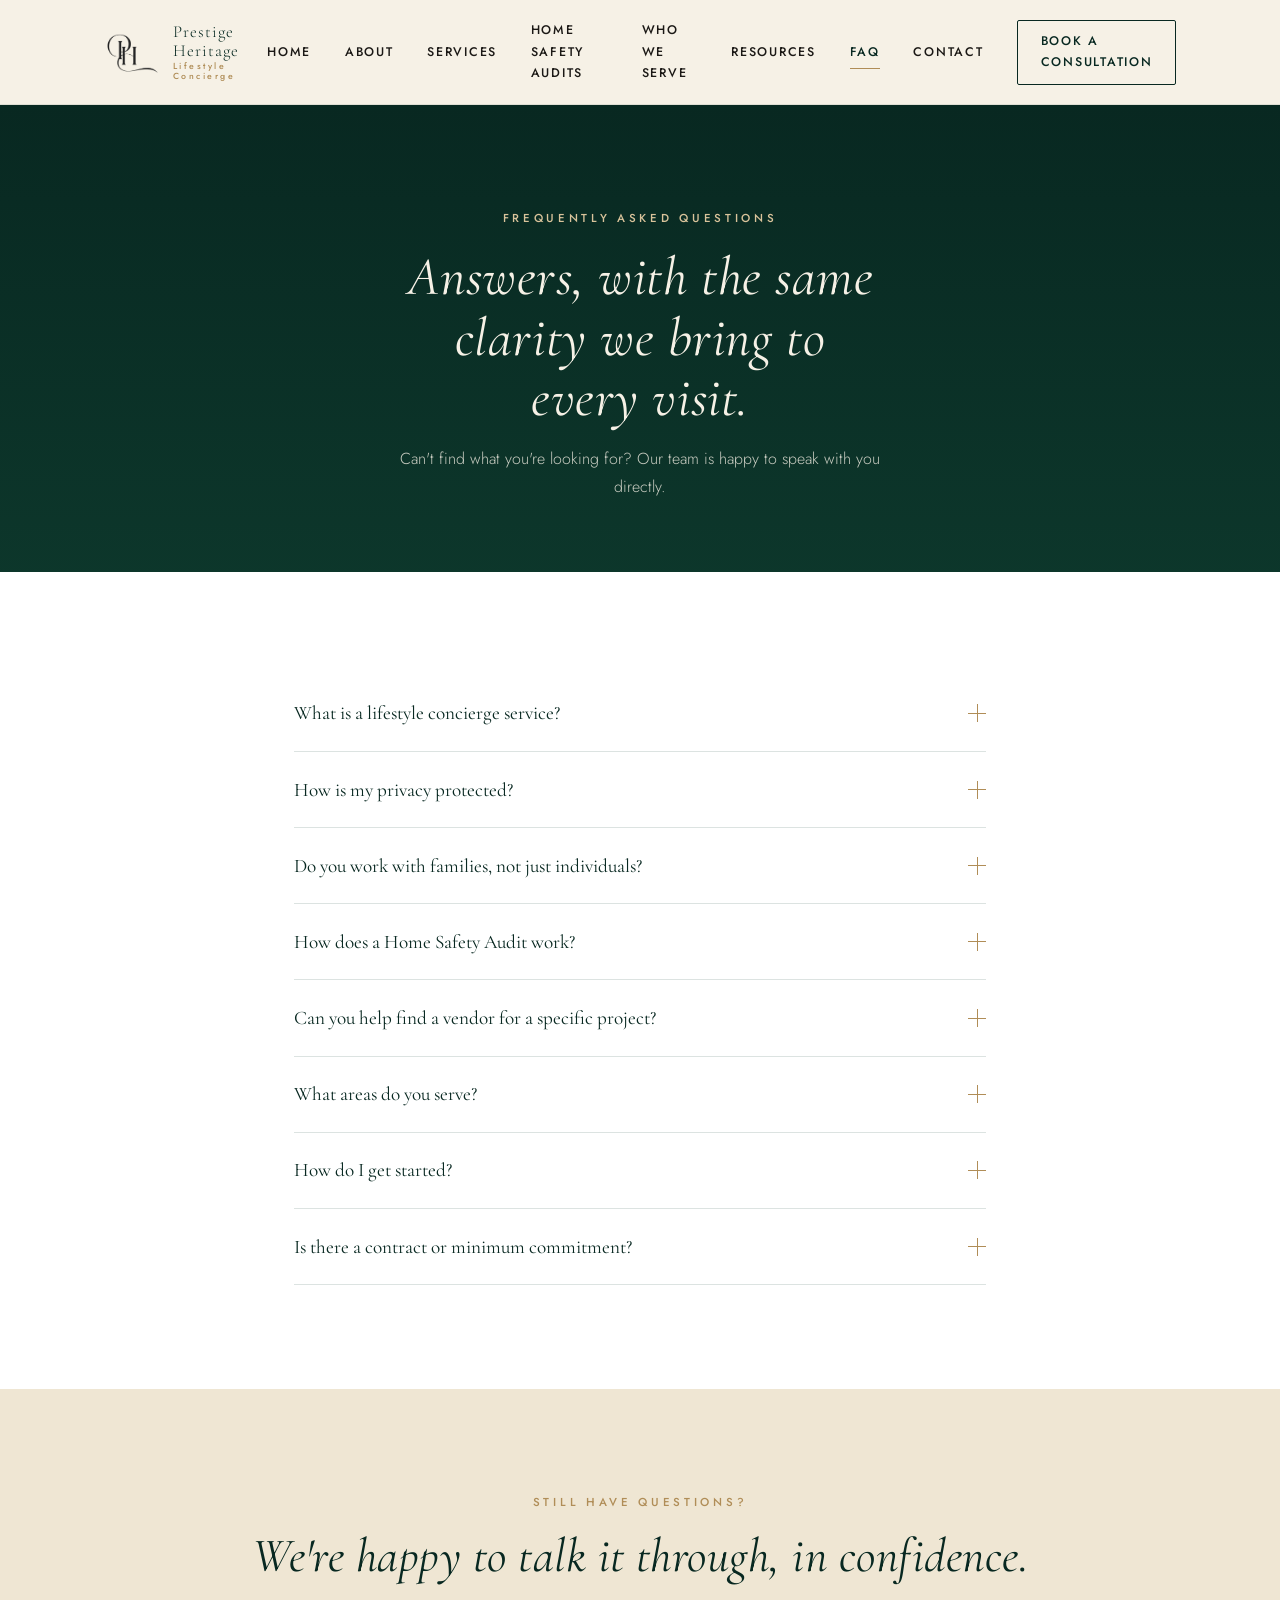
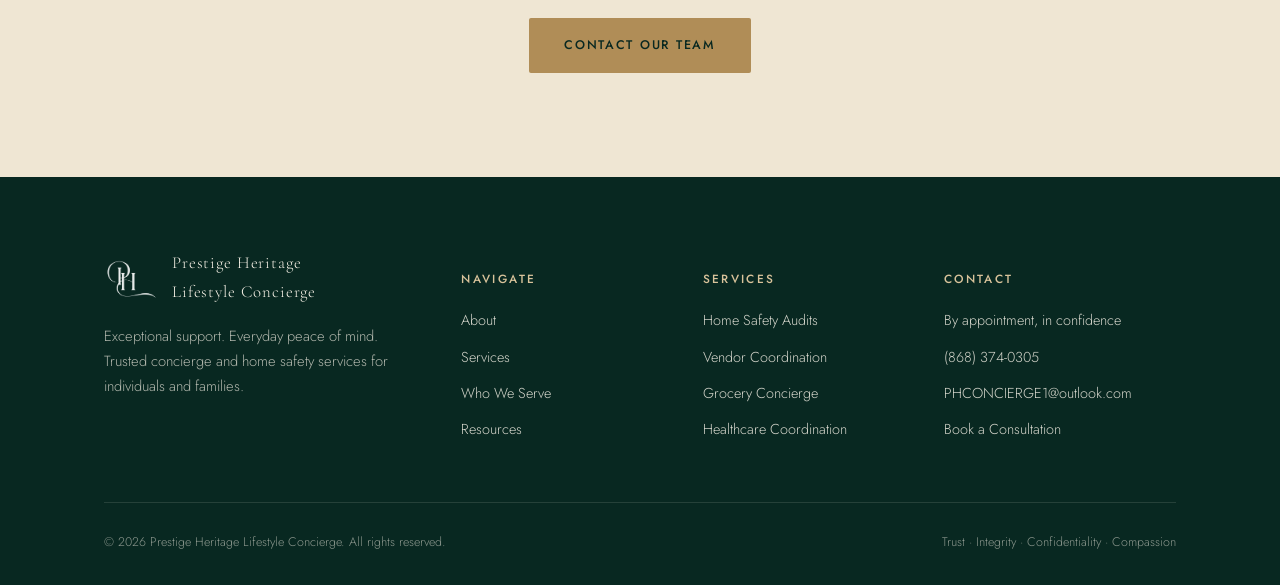
<file: faq (1).html>
<!DOCTYPE html>
<html lang="en">
<head>
<meta charset="UTF-8">
<meta name="viewport" content="width=device-width, initial-scale=1.0">
<title>FAQ | Prestige Heritage Lifestyle Concierge</title>
<meta name="description" content="Answers to frequently asked questions about Prestige Heritage Lifestyle Concierge services.">
<link rel="icon" href="assets/logo.png">
<link rel="stylesheet" href="assets/style.css">
</head>
<body>
  <header class="site-header">
    <div class="header-inner">
      <a href="index.html" class="brand">
        <img src="assets/logo.png" alt="Prestige Heritage Lifestyle Concierge monogram logo">
        <span class="brand-word">Prestige Heritage<small>Lifestyle Concierge</small></span>
      </a>
      <nav class="main-nav" aria-label="Primary">
        <a href="index.html">Home</a>
        <a href="about.html">About</a>
        <a href="services.html">Services</a>
        <a href="home-safety-audits.html">Home Safety Audits</a>
        <a href="who-we-serve.html">Who We Serve</a>
        <a href="resources.html">Resources</a>
        <a href="faq.html" class="active">FAQ</a>
        <a href="contact.html">Contact</a>
        <a href="contact.html" class="nav-cta">Book a Consultation</a>
      </nav>
      <button class="menu-toggle" aria-label="Toggle menu" aria-expanded="false">
        <span></span><span></span><span></span>
      </button>
    </div>
  </header>


  <section class="page-hero">
    <div class="eyebrow"><span>Frequently Asked Questions</span></div>
    <h1>Answers, with the same clarity we bring to every visit.</h1>
    <p>Can't find what you're looking for? Our team is happy to speak with you directly.</p>
  </section>

  <section class="bg-white">
    <div class="container" style="max-width:820px;">
        <div class="faq-item">
          <button class="faq-q"><span>What is a lifestyle concierge service?</span><span class="plus"></span></button>
          <div class="faq-a"><p>A lifestyle concierge manages the everyday logistics of running a household — errands, appointments, vendor coordination and home safety — so you can focus on the parts of life that matter most to you.</p></div>
        </div>
        <div class="faq-item">
          <button class="faq-q"><span>How is my privacy protected?</span><span class="plus"></span></button>
          <div class="faq-a"><p>Confidentiality is one of our core values. Every team member is trained in discretion, and details about your household and requests are never shared beyond what's needed to deliver your service.</p></div>
        </div>
        <div class="faq-item">
          <button class="faq-q"><span>Do you work with families, not just individuals?</span><span class="plus"></span></button>
          <div class="faq-a"><p>Yes. Many of our clients are family members coordinating support for a parent or loved one from a distance, and we keep them informed at whatever level of detail they'd like.</p></div>
        </div>
        <div class="faq-item">
          <button class="faq-q"><span>How does a Home Safety Audit work?</span><span class="plus"></span></button>
          <div class="faq-a"><p>A consultant visits your home at a convenient time, walks through each living space, and provides a written report with clear, prioritized recommendations. There's no obligation to act on every item — the report is yours to use as you see fit.</p></div>
        </div>
        <div class="faq-item">
          <button class="faq-q"><span>Can you help find a vendor for a specific project?</span><span class="plus"></span></button>
          <div class="faq-a"><p>Absolutely. Tell us what you need — a plumber, electrician, cleaner or landscaper — and we'll identify trusted, vetted professionals, coordinate the booking, and oversee the appointment if you'd like.</p></div>
        </div>
        <div class="faq-item">
          <button class="faq-q"><span>What areas do you serve?</span><span class="plus"></span></button>
          <div class="faq-a"><p>Please reach out through our contact form with your location, and our team will confirm availability and next steps within one business day.</p></div>
        </div>
        <div class="faq-item">
          <button class="faq-q"><span>How do I get started?</span><span class="plus"></span></button>
          <div class="faq-a"><p>Book a private consultation through our Contact page. We'll discuss your household and priorities, and recommend a tailored plan — with no obligation to proceed.</p></div>
        </div>
        <div class="faq-item">
          <button class="faq-q"><span>Is there a contract or minimum commitment?</span><span class="plus"></span></button>
          <div class="faq-a"><p>No. Services can be arranged as a one-time visit or an ongoing plan, depending on what suits your household. We'll walk you through the options during your consultation.</p></div>
        </div>
    </div>
  </section>

  <section class="bg-cream2 center reveal">
    <div class="container">
      <div class="eyebrow center"><span>Still Have Questions?</span></div>
      <h2 class="h-xl">We're happy to talk it through, in confidence.</h2>
      <a href="contact.html" class="btn btn-gold" style="margin-top:0.6rem;">Contact Our Team</a>
    </div>
  </section>

  <footer class="site-footer">
    <div class="container">
      <div class="footer-grid">
        <div>
          <div class="footer-brand">
            <img src="assets/logo.png" alt="PHLC monogram">
            <span>Prestige Heritage<br>Lifestyle Concierge</span>
          </div>
          <p style="max-width:34ch;font-size:0.92rem;color:rgba(246,241,230,0.7);">Exceptional support. Everyday peace of mind. Trusted concierge and home safety services for individuals and families.</p>
        </div>
        <div>
          <h5>Navigate</h5>
          <ul>
            <li><a href="about.html">About</a></li>
            <li><a href="services.html">Services</a></li>
            <li><a href="who-we-serve.html">Who We Serve</a></li>
            <li><a href="resources.html">Resources</a></li>
          </ul>
        </div>
        <div>
          <h5>Services</h5>
          <ul>
            <li><a href="home-safety-audits.html">Home Safety Audits</a></li>
            <li><a href="services.html#vendor">Vendor Coordination</a></li>
            <li><a href="services.html#grocery">Grocery Concierge</a></li>
            <li><a href="services.html#healthcare">Healthcare Coordination</a></li>
          </ul>
        </div>
        <div>
          <h5>Contact</h5>
          <ul>
            <li>By appointment, in confidence</li>
            <li><a href="tel:+18683740305">(868) 374-0305</a></li>
            <li><a href="mailto:PHCONCIERGE1@outlook.com">PHCONCIERGE1@outlook.com</a></li>
            <li><a href="contact.html">Book a Consultation</a></li>
          </ul>
        </div>
      </div>
      <div class="footer-bottom">
        <span>&copy; 2026 Prestige Heritage Lifestyle Concierge. All rights reserved.</span>
        <span>Trust &middot; Integrity &middot; Confidentiality &middot; Compassion</span>
      </div>
    </div>
  </footer>

<script src="assets/script.js"></script>
</body>
</html>
</file>
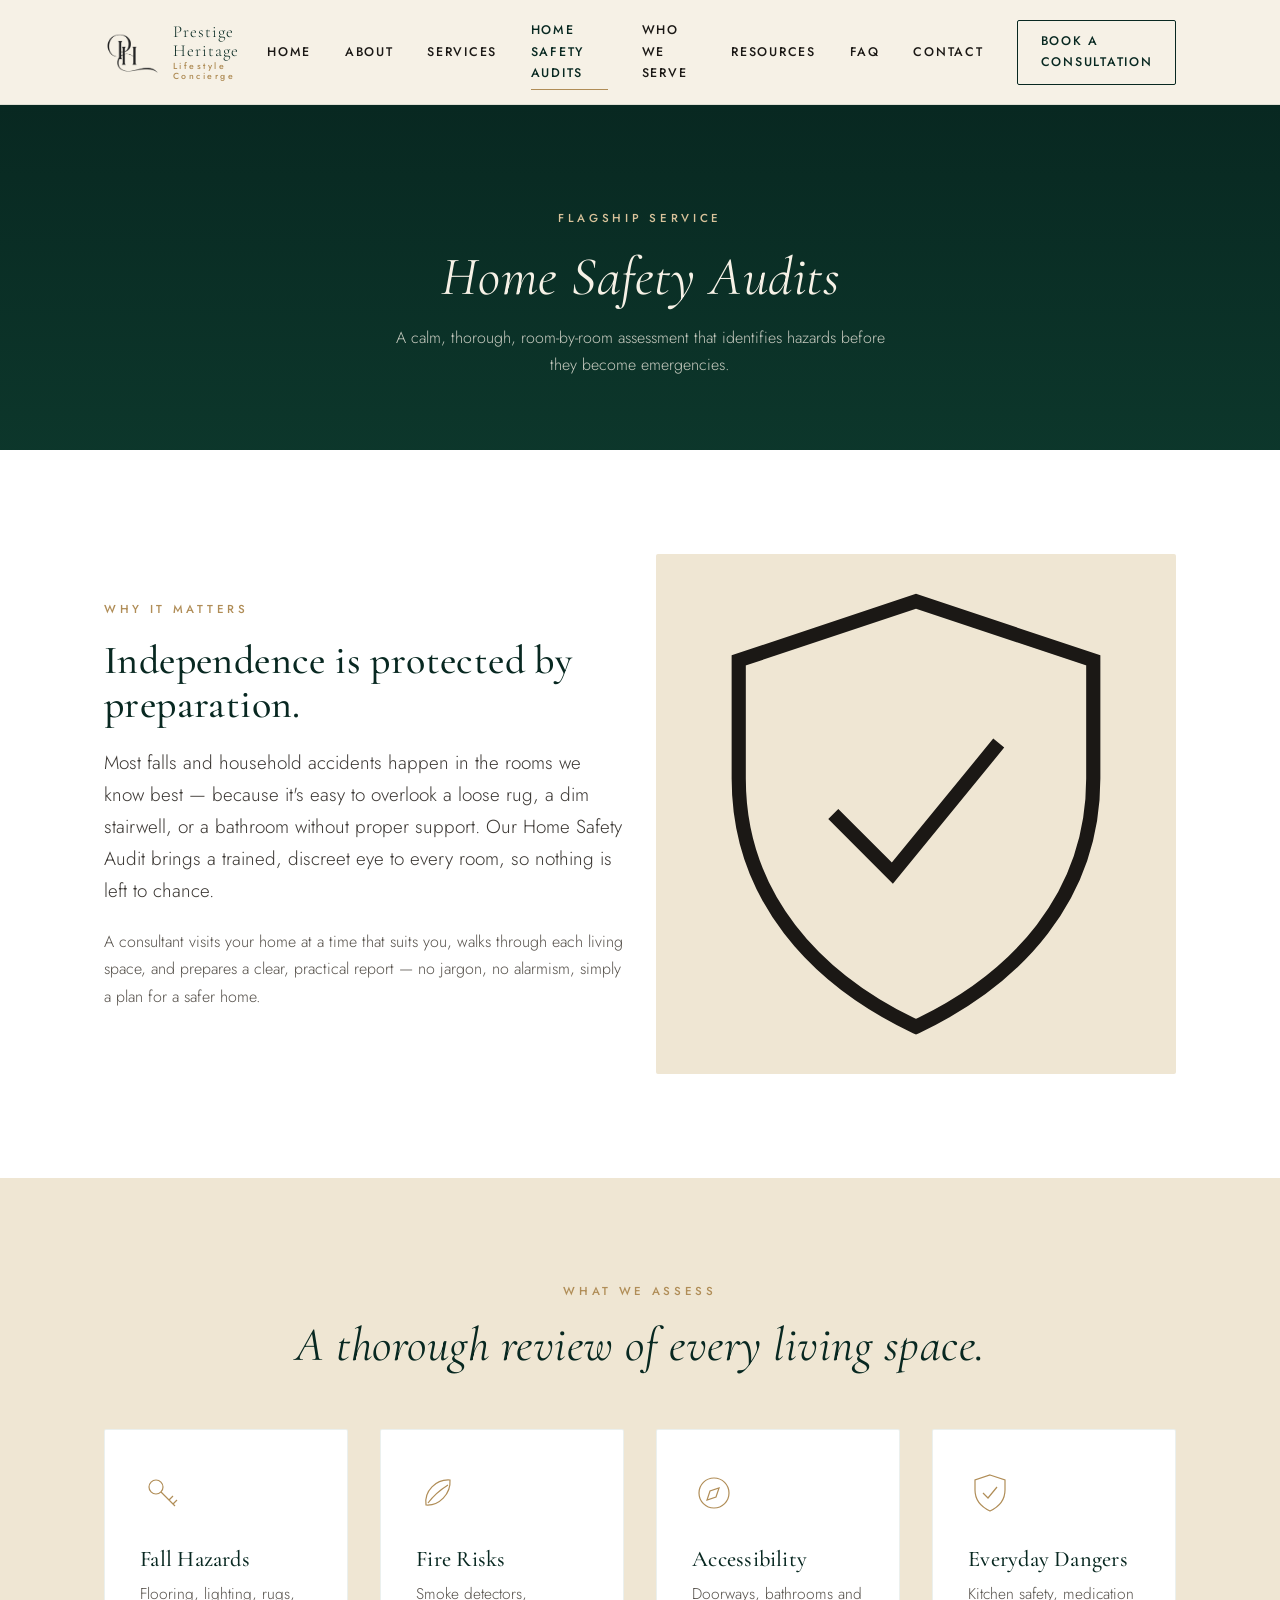
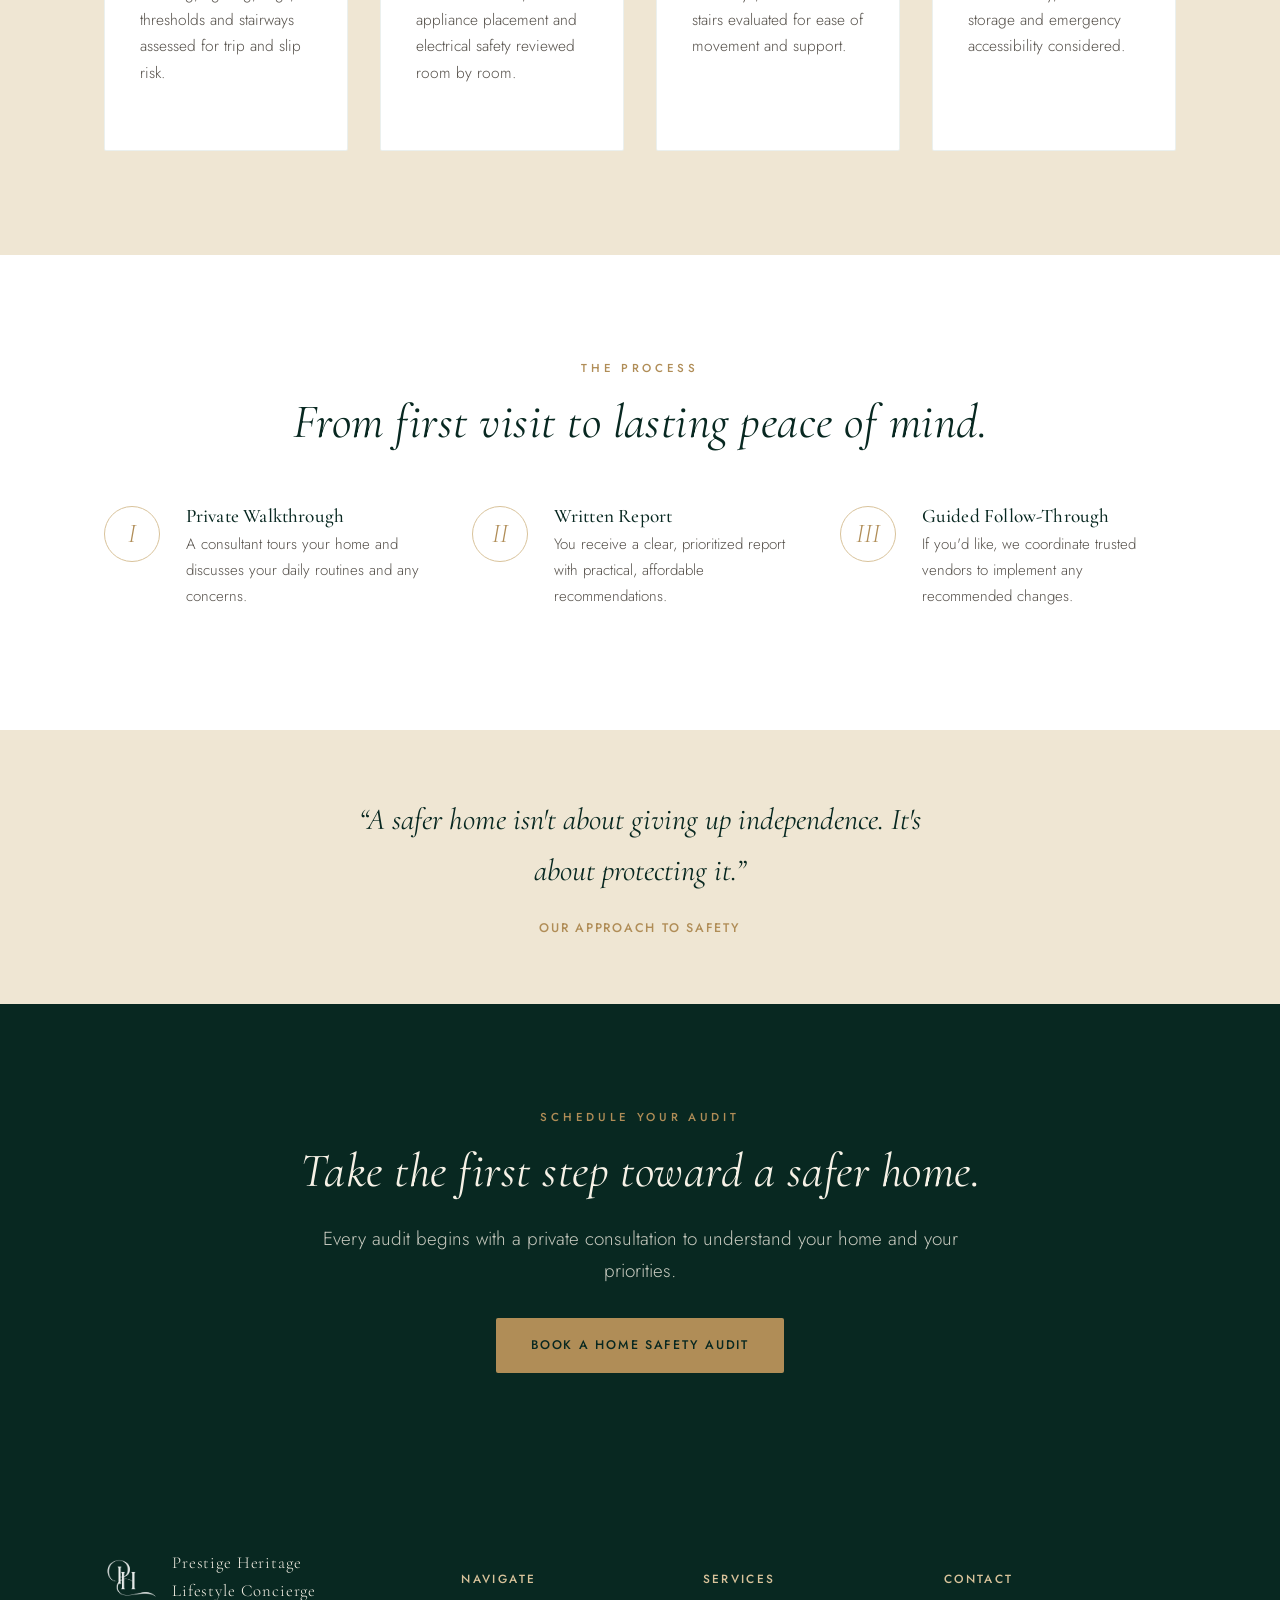
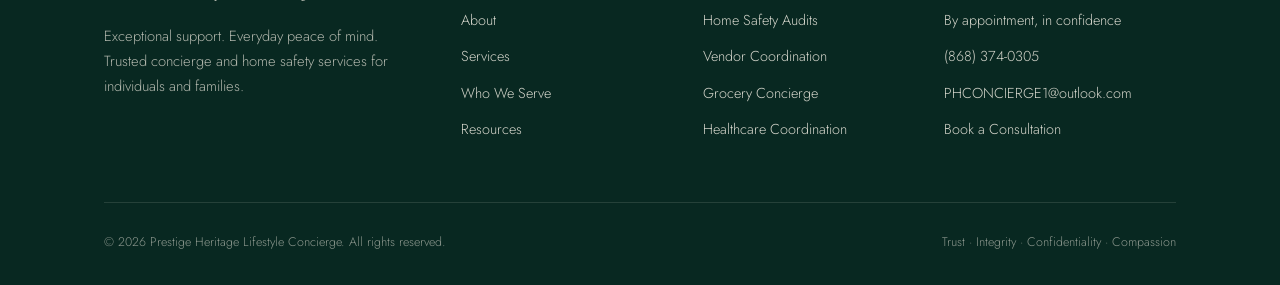
<file: home-safety-audits (1).html>
<!DOCTYPE html>
<html lang="en">
<head>
<meta charset="UTF-8">
<meta name="viewport" content="width=device-width, initial-scale=1.0">
<title>Home Safety Audits | Prestige Heritage Lifestyle Concierge</title>
<meta name="description" content="Professional in-home safety assessments identifying fall hazards, fire risks and accessibility concerns.">
<link rel="icon" href="assets/logo.png">
<link rel="stylesheet" href="assets/style.css">
</head>
<body>
  <header class="site-header">
    <div class="header-inner">
      <a href="index.html" class="brand">
        <img src="assets/logo.png" alt="Prestige Heritage Lifestyle Concierge monogram logo">
        <span class="brand-word">Prestige Heritage<small>Lifestyle Concierge</small></span>
      </a>
      <nav class="main-nav" aria-label="Primary">
        <a href="index.html">Home</a>
        <a href="about.html">About</a>
        <a href="services.html">Services</a>
        <a href="home-safety-audits.html" class="active">Home Safety Audits</a>
        <a href="who-we-serve.html">Who We Serve</a>
        <a href="resources.html">Resources</a>
        <a href="faq.html">FAQ</a>
        <a href="contact.html">Contact</a>
        <a href="contact.html" class="nav-cta">Book a Consultation</a>
      </nav>
      <button class="menu-toggle" aria-label="Toggle menu" aria-expanded="false">
        <span></span><span></span><span></span>
      </button>
    </div>
  </header>


  <section class="page-hero">
    <div class="eyebrow"><span>Flagship Service</span></div>
    <h1>Home Safety Audits</h1>
    <p>A calm, thorough, room-by-room assessment that identifies hazards before they become emergencies.</p>
  </section>

  <section class="bg-white">
    <div class="container grid grid-2" style="align-items:center;">
      <div class="reveal">
        <div class="eyebrow"><span>Why It Matters</span></div>
        <h2 class="h-lg">Independence is protected by preparation.</h2>
        <p class="lede">Most falls and household accidents happen in the rooms we know best — because it's easy to overlook a loose rug, a dim stairwell, or a bathroom without proper support. Our Home Safety Audit brings a trained, discreet eye to every room, so nothing is left to chance.</p>
        <p style="color:#55504a;">A consultant visits your home at a time that suits you, walks through each living space, and prepares a clear, practical report — no jargon, no alarmism, simply a plan for a safer home.</p>
      </div>
      <div class="reveal" style="background:var(--cream-2);border-radius:var(--radius);min-height:320px;display:flex;align-items:center;justify-content:center;">
        <svg class="icon" viewBox="0 0 44 44" fill="none" stroke="currentColor" stroke-width="1.2"><path d="M22 4l15 5v10c0 10-6.5 17-15 21C13.5 36 7 29 7 19V9l15-5z"/><path d="M15 22l5 5 9-11"/></svg>
      </div>
    </div>
  </section>

  <section class="bg-cream2">
    <div class="container">
      <div class="center reveal" style="margin-bottom:3.5rem;">
        <div class="eyebrow center"><span>What We Assess</span></div>
        <h2 class="h-xl">A thorough review of every living space.</h2>
      </div>
      <div class="grid grid-4">
        <div class="card reveal"><svg class="icon" viewBox="0 0 44 44" fill="none" stroke="currentColor" stroke-width="1.2"><circle cx="16" cy="16" r="7"/><path d="M21 21l14 14M29 29l4-4M33 33l4-4"/></svg><h3>Fall Hazards</h3><p>Flooring, lighting, rugs, thresholds and stairways assessed for trip and slip risk.</p></div>
        <div class="card reveal"><svg class="icon" viewBox="0 0 44 44" fill="none" stroke="currentColor" stroke-width="1.2"><path d="M10 34C8 20 20 8 34 9c1 14-11 26-24 25z"/><path d="M12 32c6-8 12-13 20-18"/></svg><h3>Fire Risks</h3><p>Smoke detectors, appliance placement and electrical safety reviewed room by room.</p></div>
        <div class="card reveal"><svg class="icon" viewBox="0 0 44 44" fill="none" stroke="currentColor" stroke-width="1.2"><circle cx="22" cy="22" r="15"/><path d="M27 17l-3 9-9 3 3-9 9-3z"/></svg><h3>Accessibility</h3><p>Doorways, bathrooms and stairs evaluated for ease of movement and support.</p></div>
        <div class="card reveal"><svg class="icon" viewBox="0 0 44 44" fill="none" stroke="currentColor" stroke-width="1.2"><path d="M22 4l15 5v10c0 10-6.5 17-15 21C13.5 36 7 29 7 19V9l15-5z"/><path d="M15 22l5 5 9-11"/></svg><h3>Everyday Dangers</h3><p>Kitchen safety, medication storage and emergency accessibility considered.</p></div>
      </div>
    </div>
  </section>

  <section class="bg-white">
    <div class="container">
      <div class="center reveal" style="margin-bottom:3.5rem;">
        <div class="eyebrow center"><span>The Process</span></div>
        <h2 class="h-xl">From first visit to lasting peace of mind.</h2>
      </div>
      <div class="grid grid-3">
        <div class="step reveal"><div class="step-mark">I</div><div><h4>Private Walkthrough</h4><p>A consultant tours your home and discusses your daily routines and any concerns.</p></div></div>
        <div class="step reveal"><div class="step-mark">II</div><div><h4>Written Report</h4><p>You receive a clear, prioritized report with practical, affordable recommendations.</p></div></div>
        <div class="step reveal"><div class="step-mark">III</div><div><h4>Guided Follow-Through</h4><p>If you'd like, we coordinate trusted vendors to implement any recommended changes.</p></div></div>
      </div>
    </div>
  </section>

  <section class="quote-strip reveal">
    <blockquote>&ldquo;A safer home isn't about giving up independence. It's about protecting it.&rdquo;</blockquote>
    <cite>Our Approach to Safety</cite>
  </section>

  <section class="bg-emerald center reveal">
    <div class="container">
      <div class="eyebrow center"><span>Schedule Your Audit</span></div>
      <h2 class="h-xl">Take the first step toward a safer home.</h2>
      <p class="lede" style="color:rgba(246,241,230,0.8);">Every audit begins with a private consultation to understand your home and your priorities.</p>
      <a href="contact.html" class="btn btn-gold" style="margin-top:0.6rem;">Book a Home Safety Audit</a>
    </div>
  </section>

  <footer class="site-footer">
    <div class="container">
      <div class="footer-grid">
        <div>
          <div class="footer-brand">
            <img src="assets/logo.png" alt="PHLC monogram">
            <span>Prestige Heritage<br>Lifestyle Concierge</span>
          </div>
          <p style="max-width:34ch;font-size:0.92rem;color:rgba(246,241,230,0.7);">Exceptional support. Everyday peace of mind. Trusted concierge and home safety services for individuals and families.</p>
        </div>
        <div>
          <h5>Navigate</h5>
          <ul>
            <li><a href="about.html">About</a></li>
            <li><a href="services.html">Services</a></li>
            <li><a href="who-we-serve.html">Who We Serve</a></li>
            <li><a href="resources.html">Resources</a></li>
          </ul>
        </div>
        <div>
          <h5>Services</h5>
          <ul>
            <li><a href="home-safety-audits.html">Home Safety Audits</a></li>
            <li><a href="services.html#vendor">Vendor Coordination</a></li>
            <li><a href="services.html#grocery">Grocery Concierge</a></li>
            <li><a href="services.html#healthcare">Healthcare Coordination</a></li>
          </ul>
        </div>
        <div>
          <h5>Contact</h5>
          <ul>
            <li>By appointment, in confidence</li>
            <li><a href="tel:+18683740305">(868) 374-0305</a></li>
            <li><a href="mailto:PHCONCIERGE1@outlook.com">PHCONCIERGE1@outlook.com</a></li>
            <li><a href="contact.html">Book a Consultation</a></li>
          </ul>
        </div>
      </div>
      <div class="footer-bottom">
        <span>&copy; 2026 Prestige Heritage Lifestyle Concierge. All rights reserved.</span>
        <span>Trust &middot; Integrity &middot; Confidentiality &middot; Compassion</span>
      </div>
    </div>
  </footer>

<script src="assets/script.js"></script>
</body>
</html>
</file>
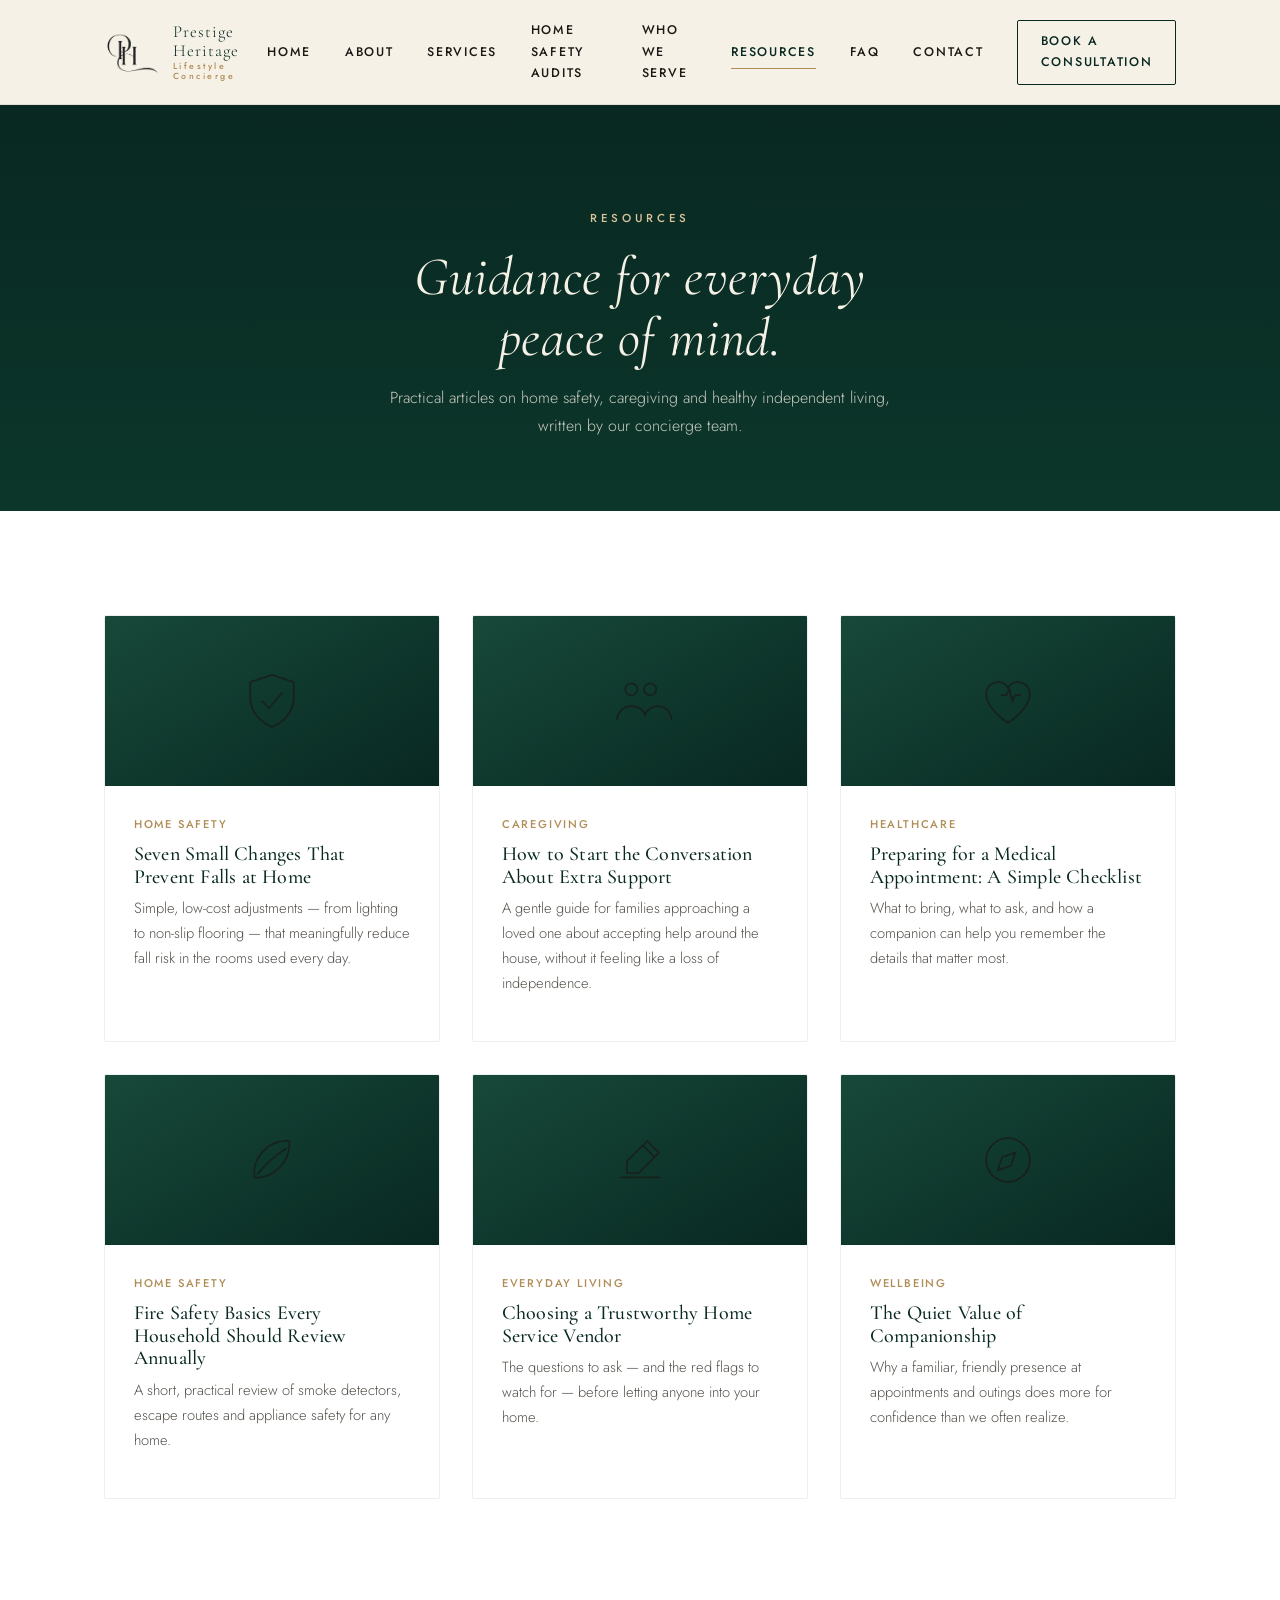
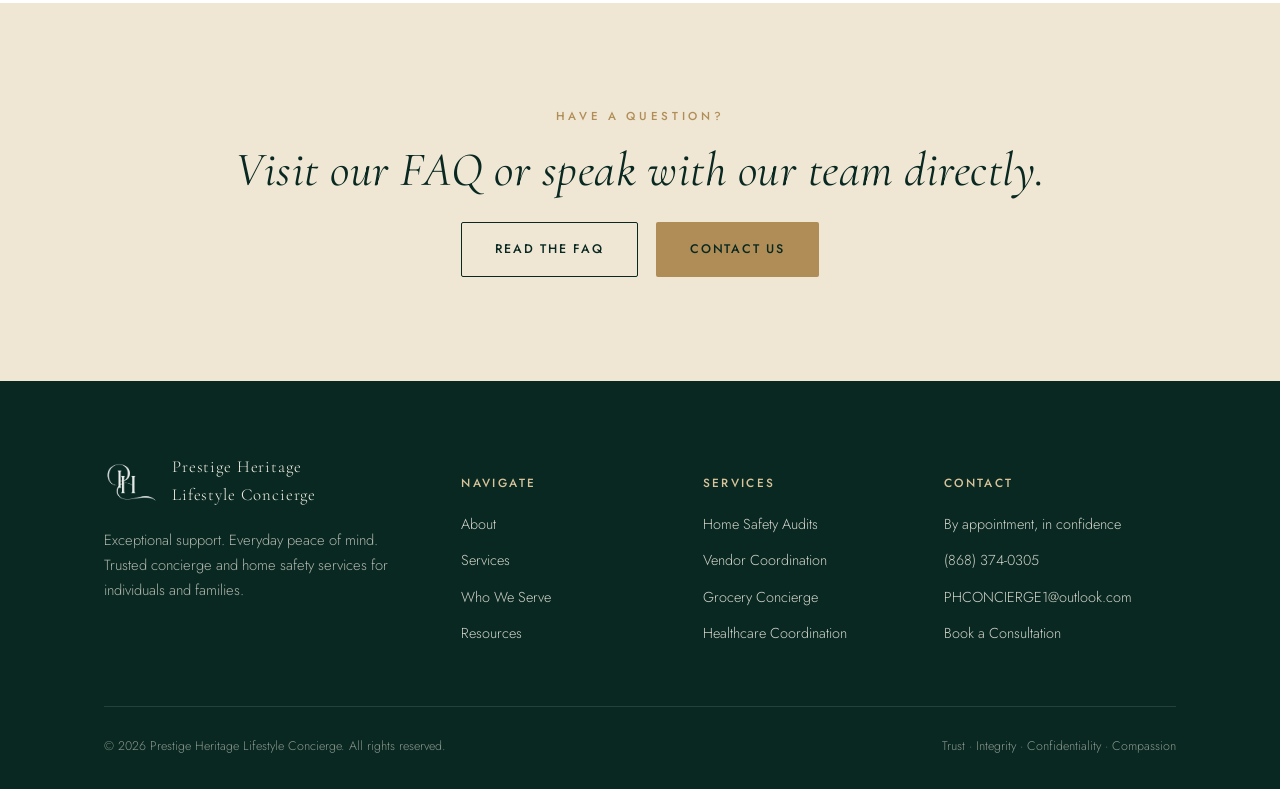
<file: resources (1).html>
<!DOCTYPE html>
<html lang="en">
<head>
<meta charset="UTF-8">
<meta name="viewport" content="width=device-width, initial-scale=1.0">
<title>Resources | Prestige Heritage Lifestyle Concierge</title>
<meta name="description" content="Practical guidance on home safety, caregiving and independent living.">
<link rel="icon" href="assets/logo.png">
<link rel="stylesheet" href="assets/style.css">
</head>
<body>
  <header class="site-header">
    <div class="header-inner">
      <a href="index.html" class="brand">
        <img src="assets/logo.png" alt="Prestige Heritage Lifestyle Concierge monogram logo">
        <span class="brand-word">Prestige Heritage<small>Lifestyle Concierge</small></span>
      </a>
      <nav class="main-nav" aria-label="Primary">
        <a href="index.html">Home</a>
        <a href="about.html">About</a>
        <a href="services.html">Services</a>
        <a href="home-safety-audits.html">Home Safety Audits</a>
        <a href="who-we-serve.html">Who We Serve</a>
        <a href="resources.html" class="active">Resources</a>
        <a href="faq.html">FAQ</a>
        <a href="contact.html">Contact</a>
        <a href="contact.html" class="nav-cta">Book a Consultation</a>
      </nav>
      <button class="menu-toggle" aria-label="Toggle menu" aria-expanded="false">
        <span></span><span></span><span></span>
      </button>
    </div>
  </header>


  <section class="page-hero">
    <div class="eyebrow"><span>Resources</span></div>
    <h1>Guidance for everyday peace of mind.</h1>
    <p>Practical articles on home safety, caregiving and healthy independent living, written by our concierge team.</p>
  </section>

  <section class="bg-white">
    <div class="container">
      <div class="grid grid-3">
        <div class="res-card reveal">
          <div class="res-thumb"><svg class="icon" viewBox="0 0 44 44" fill="none" stroke="currentColor" stroke-width="1.2"><path d="M22 4l15 5v10c0 10-6.5 17-15 21C13.5 36 7 29 7 19V9l15-5z"/><path d="M15 22l5 5 9-11"/></svg></div>
          <div class="res-body">
            <span class="res-tag">Home Safety</span>
            <h3>Seven Small Changes That Prevent Falls at Home</h3>
            <p>Simple, low-cost adjustments — from lighting to non-slip flooring — that meaningfully reduce fall risk in the rooms used every day.</p>
          </div>
        </div>
        <div class="res-card reveal">
          <div class="res-thumb"><svg class="icon" viewBox="0 0 44 44" fill="none" stroke="currentColor" stroke-width="1.2"><circle cx="16" cy="14" r="4.2"/><circle cx="29" cy="14" r="4.2"/><path d="M6 35c1-6 5-9.5 10-9.5s8.5 3 9.5 6C26.5 28.5 30 25.5 34 25.5c5 0 9 3.5 10 9.5"/></svg></div>
          <div class="res-body">
            <span class="res-tag">Caregiving</span>
            <h3>How to Start the Conversation About Extra Support</h3>
            <p>A gentle guide for families approaching a loved one about accepting help around the house, without it feeling like a loss of independence.</p>
          </div>
        </div>
        <div class="res-card reveal">
          <div class="res-thumb"><svg class="icon" viewBox="0 0 44 44" fill="none" stroke="currentColor" stroke-width="1.2"><path d="M22 37S7 27.5 7 17.5C7 12.3 11 9 15.5 9c3 0 5.3 1.5 6.5 4 1.2-2.5 3.5-4 6.5-4C33 9 37 12.3 37 17.5 37 27.5 22 37 22 37z"/><path d="M17 18h4l2-4 2 8 2-4h4"/></svg></div>
          <div class="res-body">
            <span class="res-tag">Healthcare</span>
            <h3>Preparing for a Medical Appointment: A Simple Checklist</h3>
            <p>What to bring, what to ask, and how a companion can help you remember the details that matter most.</p>
          </div>
        </div>
        <div class="res-card reveal">
          <div class="res-thumb"><svg class="icon" viewBox="0 0 44 44" fill="none" stroke="currentColor" stroke-width="1.2"><path d="M10 34C8 20 20 8 34 9c1 14-11 26-24 25z"/><path d="M12 32c6-8 12-13 20-18"/></svg></div>
          <div class="res-body">
            <span class="res-tag">Home Safety</span>
            <h3>Fire Safety Basics Every Household Should Review Annually</h3>
            <p>A short, practical review of smoke detectors, escape routes and appliance safety for any home.</p>
          </div>
        </div>
        <div class="res-card reveal">
          <div class="res-thumb"><svg class="icon" viewBox="0 0 44 44" fill="none" stroke="currentColor" stroke-width="1.2"><path d="M27 9l8 8-14 14H13v-8L27 9z"/><path d="M24 12l8 8"/><path d="M8 34h28"/></svg></div>
          <div class="res-body">
            <span class="res-tag">Everyday Living</span>
            <h3>Choosing a Trustworthy Home Service Vendor</h3>
            <p>The questions to ask — and the red flags to watch for — before letting anyone into your home.</p>
          </div>
        </div>
        <div class="res-card reveal">
          <div class="res-thumb"><svg class="icon" viewBox="0 0 44 44" fill="none" stroke="currentColor" stroke-width="1.2"><circle cx="22" cy="22" r="15"/><path d="M27 17l-3 9-9 3 3-9 9-3z"/></svg></div>
          <div class="res-body">
            <span class="res-tag">Wellbeing</span>
            <h3>The Quiet Value of Companionship</h3>
            <p>Why a familiar, friendly presence at appointments and outings does more for confidence than we often realize.</p>
          </div>
        </div>
      </div>
    </div>
  </section>

  <section class="bg-cream2 center reveal">
    <div class="container">
      <div class="eyebrow center"><span>Have a Question?</span></div>
      <h2 class="h-xl">Visit our FAQ or speak with our team directly.</h2>
      <div class="actions" style="justify-content:center;display:flex;gap:1.1rem;flex-wrap:wrap;margin-top:1rem;">
        <a href="faq.html" class="btn btn-outline-dark">Read the FAQ</a>
        <a href="contact.html" class="btn btn-gold">Contact Us</a>
      </div>
    </div>
  </section>

  <footer class="site-footer">
    <div class="container">
      <div class="footer-grid">
        <div>
          <div class="footer-brand">
            <img src="assets/logo.png" alt="PHLC monogram">
            <span>Prestige Heritage<br>Lifestyle Concierge</span>
          </div>
          <p style="max-width:34ch;font-size:0.92rem;color:rgba(246,241,230,0.7);">Exceptional support. Everyday peace of mind. Trusted concierge and home safety services for individuals and families.</p>
        </div>
        <div>
          <h5>Navigate</h5>
          <ul>
            <li><a href="about.html">About</a></li>
            <li><a href="services.html">Services</a></li>
            <li><a href="who-we-serve.html">Who We Serve</a></li>
            <li><a href="resources.html">Resources</a></li>
          </ul>
        </div>
        <div>
          <h5>Services</h5>
          <ul>
            <li><a href="home-safety-audits.html">Home Safety Audits</a></li>
            <li><a href="services.html#vendor">Vendor Coordination</a></li>
            <li><a href="services.html#grocery">Grocery Concierge</a></li>
            <li><a href="services.html#healthcare">Healthcare Coordination</a></li>
          </ul>
        </div>
        <div>
          <h5>Contact</h5>
          <ul>
            <li>By appointment, in confidence</li>
            <li><a href="tel:+18683740305">(868) 374-0305</a></li>
            <li><a href="mailto:PHCONCIERGE1@outlook.com">PHCONCIERGE1@outlook.com</a></li>
            <li><a href="contact.html">Book a Consultation</a></li>
          </ul>
        </div>
      </div>
      <div class="footer-bottom">
        <span>&copy; 2026 Prestige Heritage Lifestyle Concierge. All rights reserved.</span>
        <span>Trust &middot; Integrity &middot; Confidentiality &middot; Compassion</span>
      </div>
    </div>
  </footer>

<script src="assets/script.js"></script>
</body>
</html>
</file>
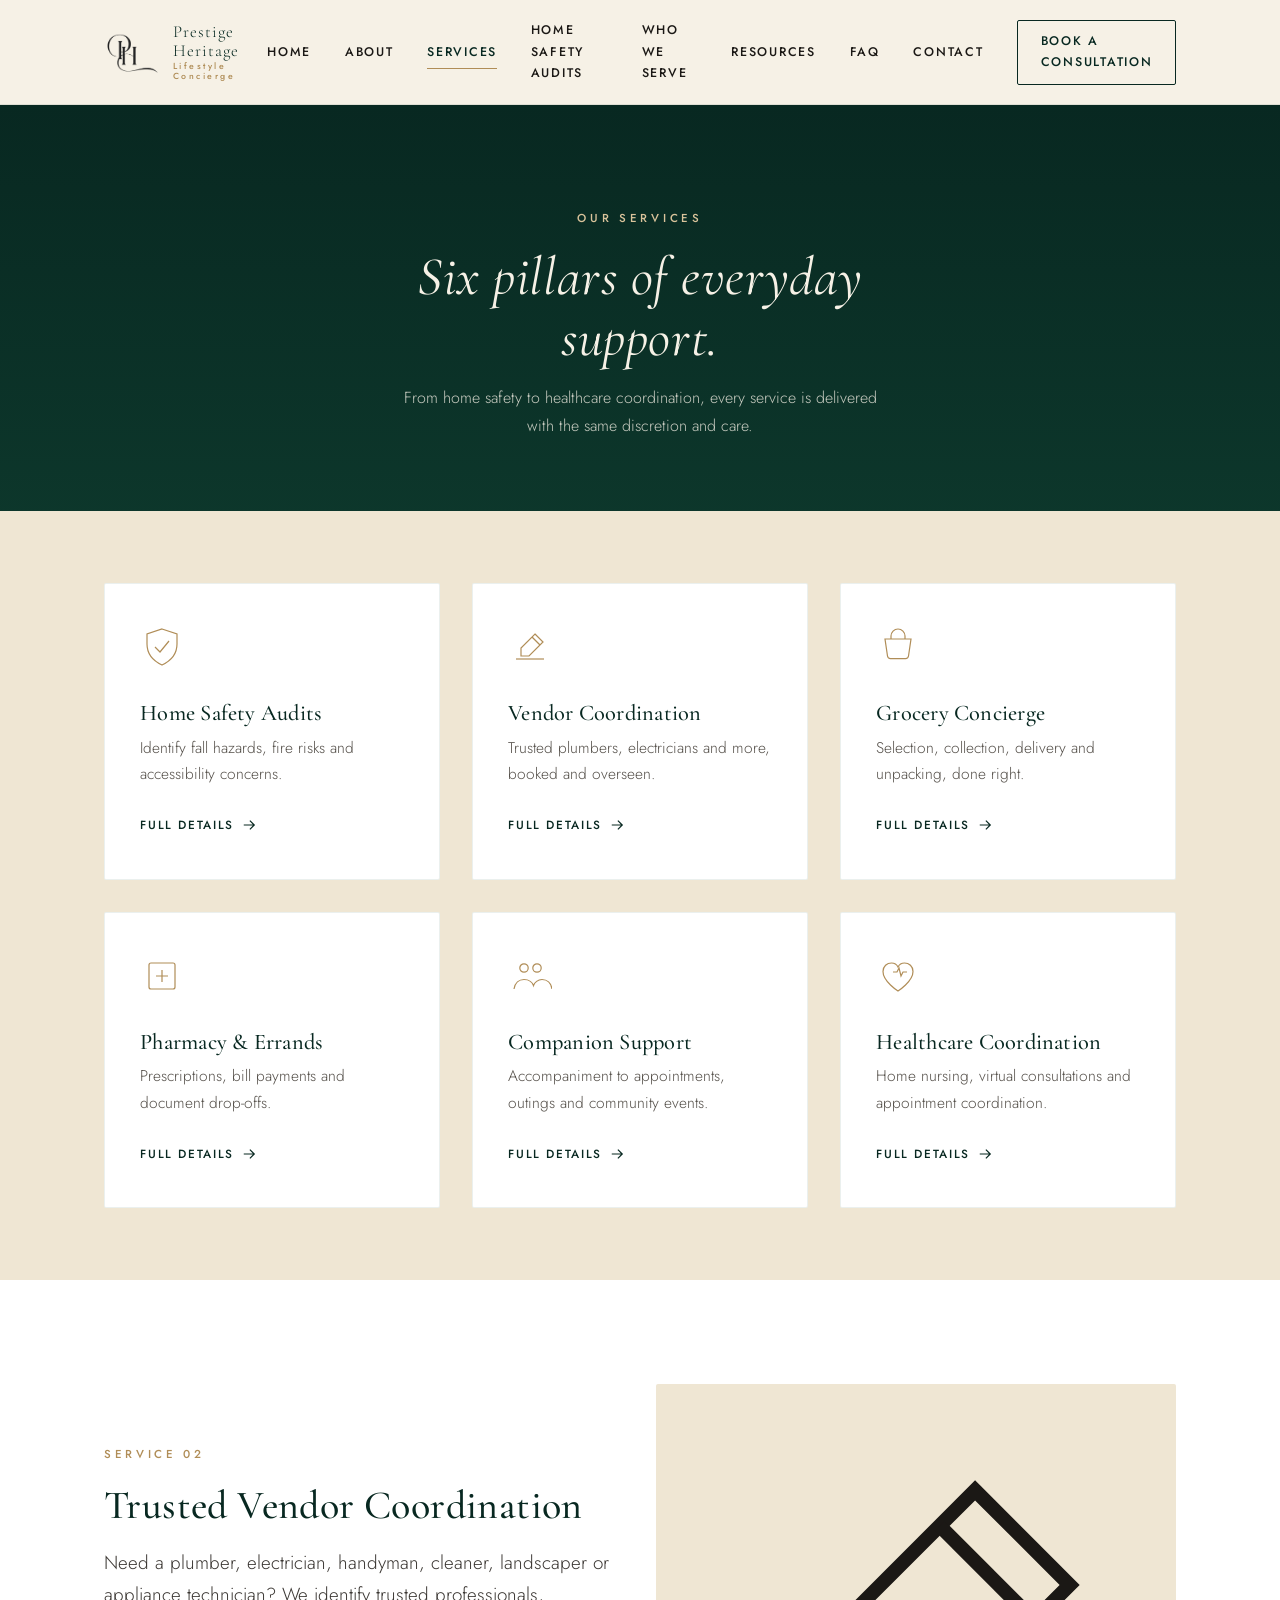
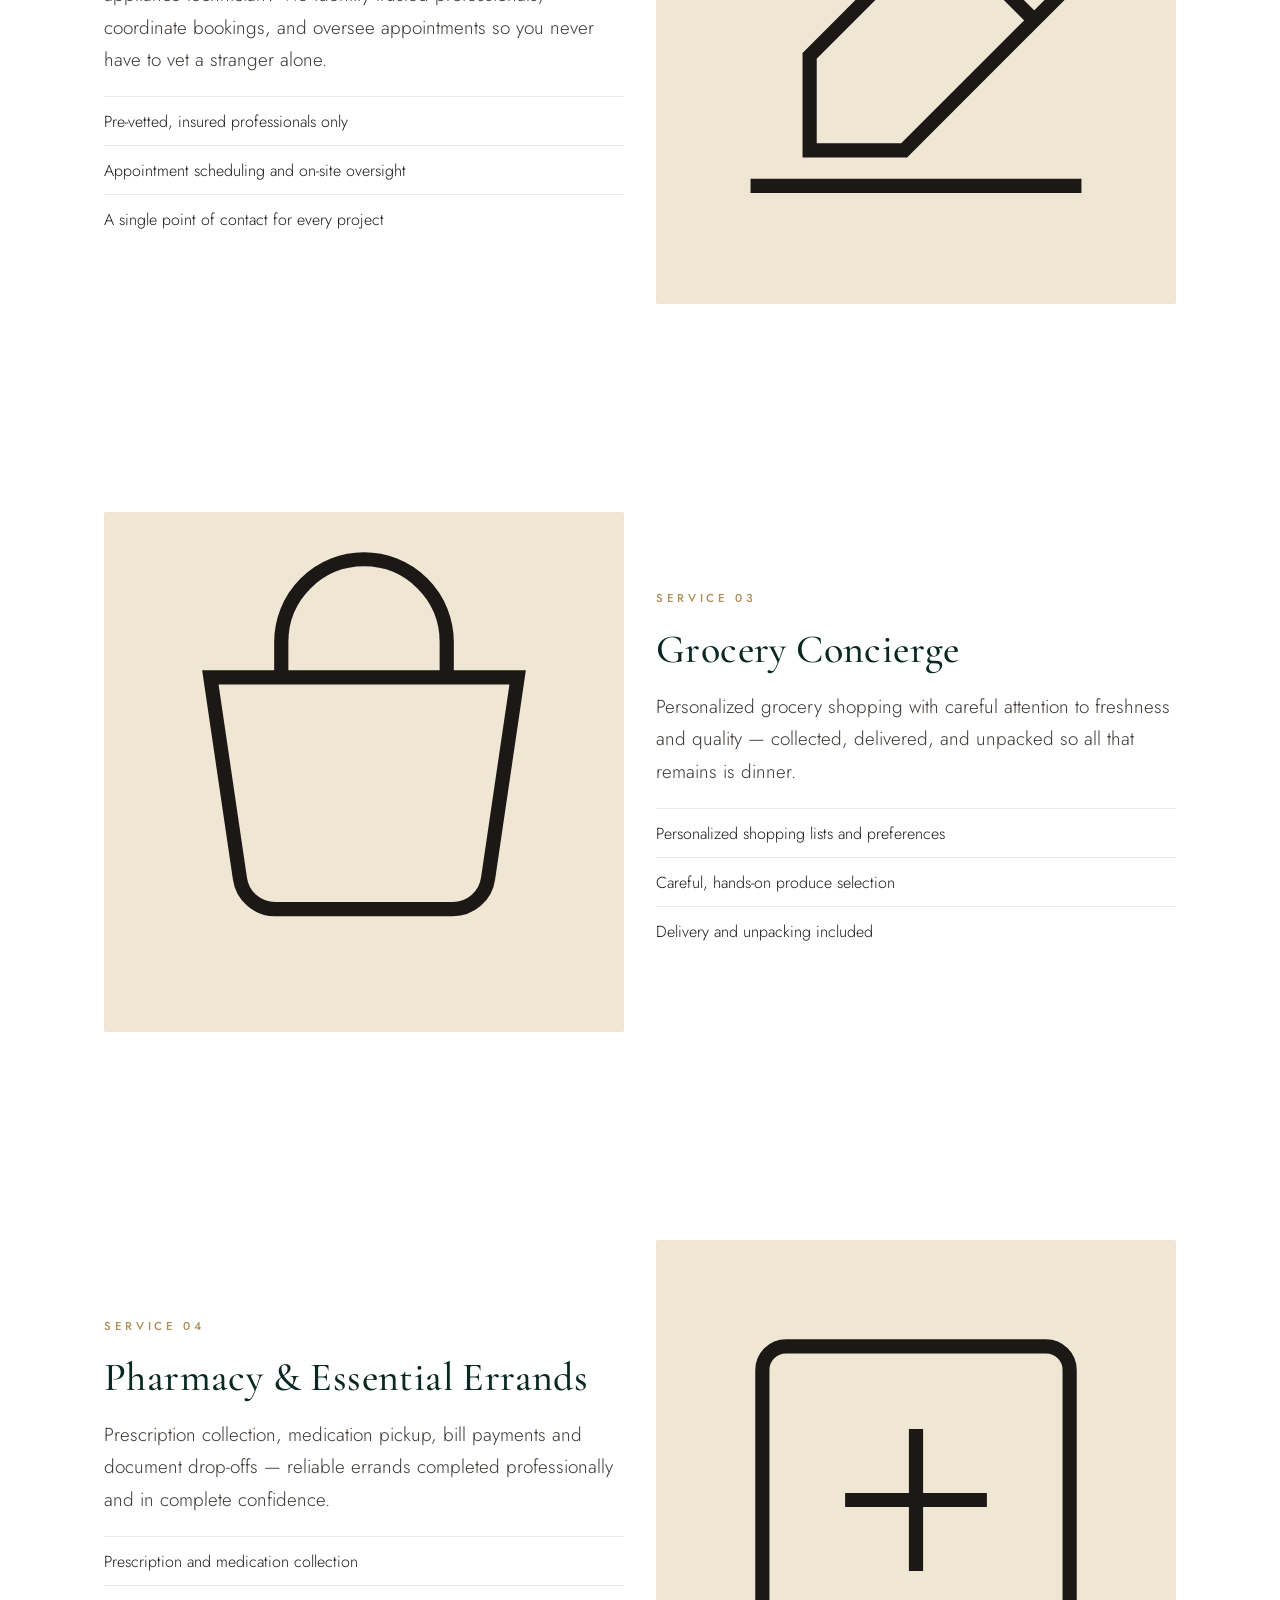
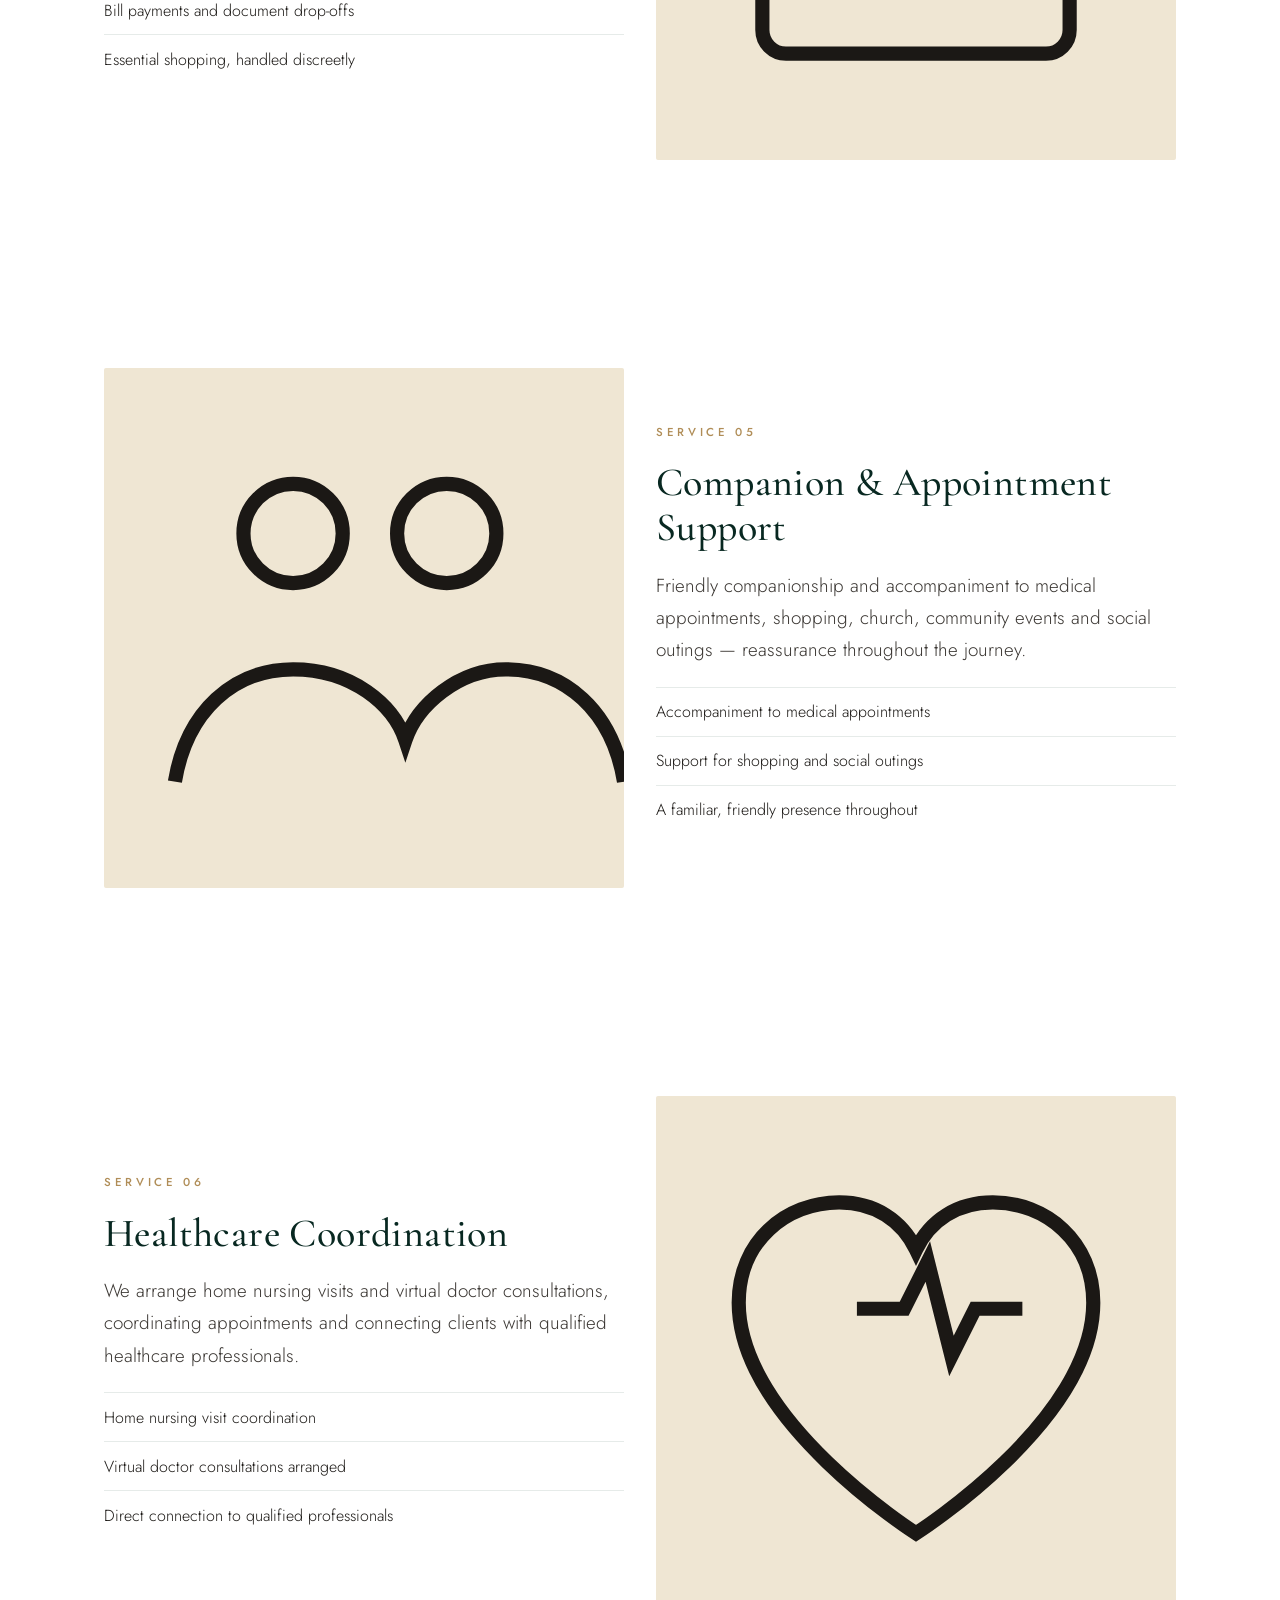
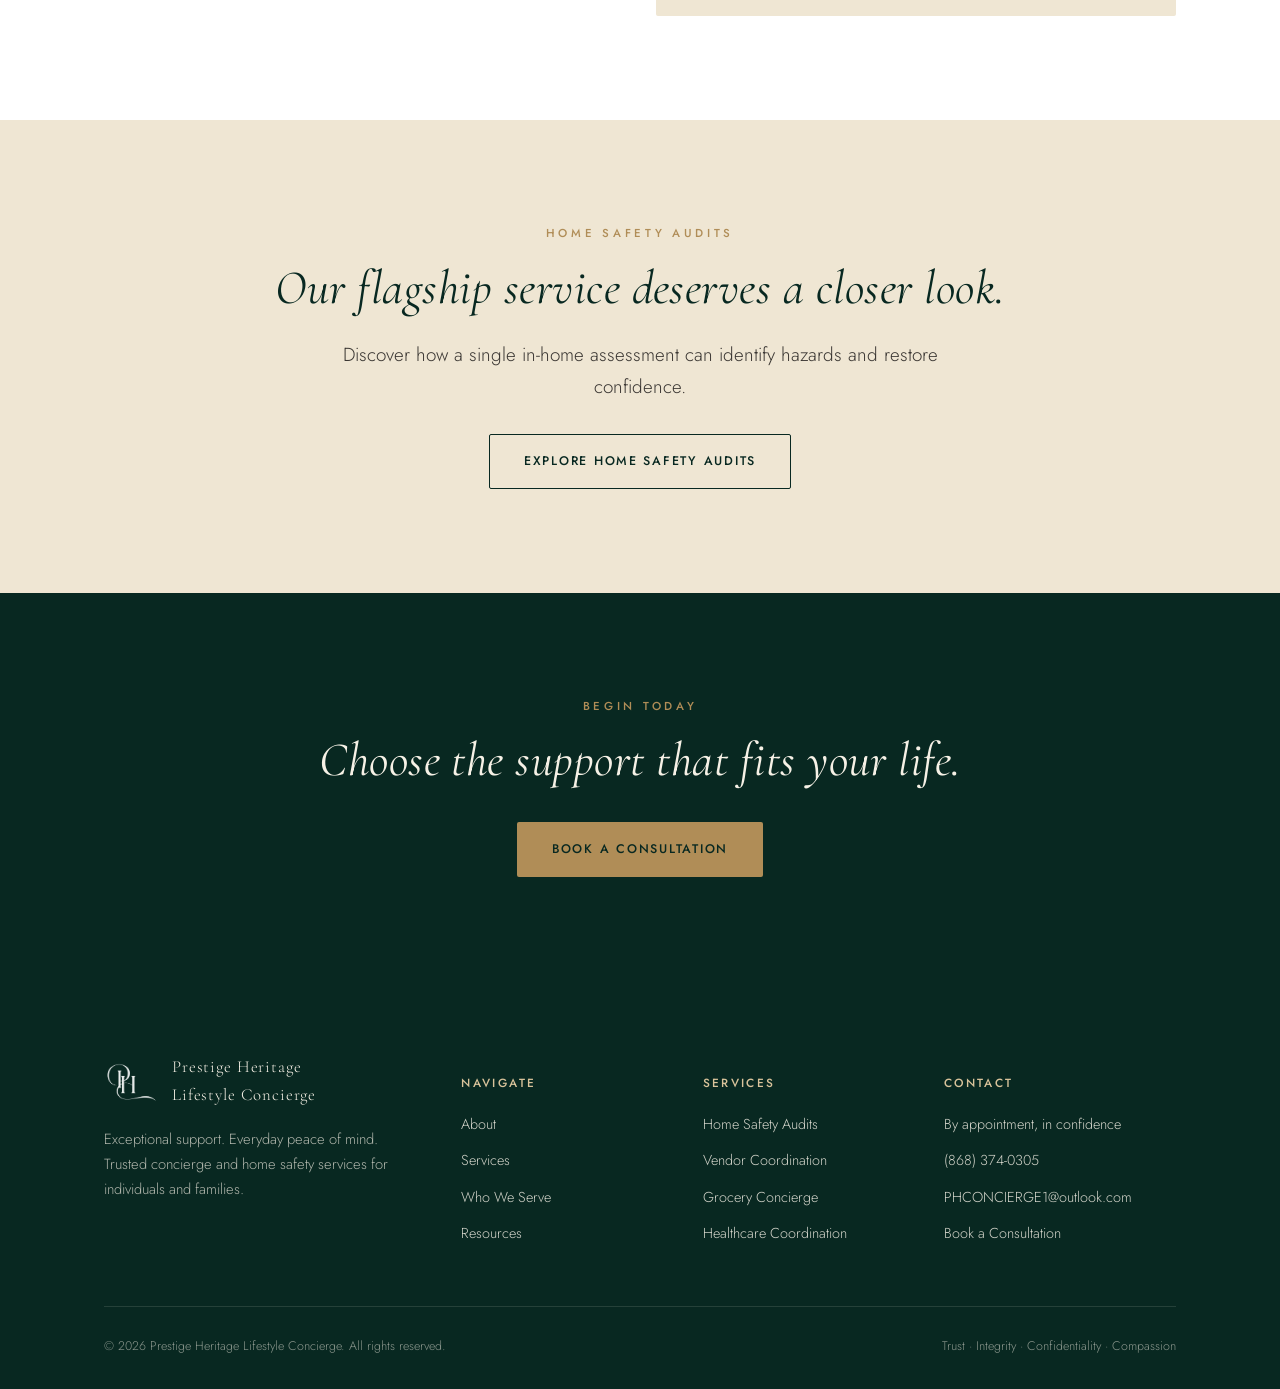
<file: services (1).html>
<!DOCTYPE html>
<html lang="en">
<head>
<meta charset="UTF-8">
<meta name="viewport" content="width=device-width, initial-scale=1.0">
<title>Services | Prestige Heritage Lifestyle Concierge</title>
<meta name="description" content="Explore our six concierge services: home safety audits, vendor coordination, grocery concierge, pharmacy errands, companion support and healthcare coordination.">
<link rel="icon" href="assets/logo.png">
<link rel="stylesheet" href="assets/style.css">
</head>
<body>
  <header class="site-header">
    <div class="header-inner">
      <a href="index.html" class="brand">
        <img src="assets/logo.png" alt="Prestige Heritage Lifestyle Concierge monogram logo">
        <span class="brand-word">Prestige Heritage<small>Lifestyle Concierge</small></span>
      </a>
      <nav class="main-nav" aria-label="Primary">
        <a href="index.html">Home</a>
        <a href="about.html">About</a>
        <a href="services.html" class="active">Services</a>
        <a href="home-safety-audits.html">Home Safety Audits</a>
        <a href="who-we-serve.html">Who We Serve</a>
        <a href="resources.html">Resources</a>
        <a href="faq.html">FAQ</a>
        <a href="contact.html">Contact</a>
        <a href="contact.html" class="nav-cta">Book a Consultation</a>
      </nav>
      <button class="menu-toggle" aria-label="Toggle menu" aria-expanded="false">
        <span></span><span></span><span></span>
      </button>
    </div>
  </header>


  <section class="page-hero">
    <div class="eyebrow"><span>Our Services</span></div>
    <h1>Six pillars of everyday support.</h1>
    <p>From home safety to healthcare coordination, every service is delivered with the same discretion and care.</p>
  </section>

  <section class="bg-cream2 section-tight">
    <div class="container">
      <div class="grid grid-3">
        <div class="card reveal"><svg class="icon" viewBox="0 0 44 44" fill="none" stroke="currentColor" stroke-width="1.2"><path d="M22 4l15 5v10c0 10-6.5 17-15 21C13.5 36 7 29 7 19V9l15-5z"/><path d="M15 22l5 5 9-11"/></svg><h3>Home Safety Audits</h3><p>Identify fall hazards, fire risks and accessibility concerns.</p><a href="home-safety-audits.html" class="learn">Full details
          <svg width="14" height="14" viewBox="0 0 16 16" fill="none" stroke="currentColor" stroke-width="1.4"><path d="M2 8h12M9 3l5 5-5 5"/></svg></a></div>
        <div class="card reveal"><svg class="icon" viewBox="0 0 44 44" fill="none" stroke="currentColor" stroke-width="1.2"><path d="M27 9l8 8-14 14H13v-8L27 9z"/><path d="M24 12l8 8"/><path d="M8 34h28"/></svg><h3>Vendor Coordination</h3><p>Trusted plumbers, electricians and more, booked and overseen.</p><a href="#vendor" class="learn">Full details
          <svg width="14" height="14" viewBox="0 0 16 16" fill="none" stroke="currentColor" stroke-width="1.4"><path d="M2 8h12M9 3l5 5-5 5"/></svg></a></div>
        <div class="card reveal"><svg class="icon" viewBox="0 0 44 44" fill="none" stroke="currentColor" stroke-width="1.2"><path d="M9 14h26l-2.5 17a3 3 0 01-3 2.6H14.5a3 3 0 01-3-2.6L9 14z"/><path d="M15 14V11a7 7 0 0114 0v3"/></svg><h3>Grocery Concierge</h3><p>Selection, collection, delivery and unpacking, done right.</p><a href="#grocery" class="learn">Full details
          <svg width="14" height="14" viewBox="0 0 16 16" fill="none" stroke="currentColor" stroke-width="1.4"><path d="M2 8h12M9 3l5 5-5 5"/></svg></a></div>
        <div class="card reveal"><svg class="icon" viewBox="0 0 44 44" fill="none" stroke="currentColor" stroke-width="1.2"><rect x="9" y="9" width="26" height="26" rx="2"/><path d="M22 16v12M16 22h12"/></svg><h3>Pharmacy &amp; Errands</h3><p>Prescriptions, bill payments and document drop-offs.</p><a href="#pharmacy" class="learn">Full details
          <svg width="14" height="14" viewBox="0 0 16 16" fill="none" stroke="currentColor" stroke-width="1.4"><path d="M2 8h12M9 3l5 5-5 5"/></svg></a></div>
        <div class="card reveal"><svg class="icon" viewBox="0 0 44 44" fill="none" stroke="currentColor" stroke-width="1.2"><circle cx="16" cy="14" r="4.2"/><circle cx="29" cy="14" r="4.2"/><path d="M6 35c1-6 5-9.5 10-9.5s8.5 3 9.5 6C26.5 28.5 30 25.5 34 25.5c5 0 9 3.5 10 9.5"/></svg><h3>Companion Support</h3><p>Accompaniment to appointments, outings and community events.</p><a href="#companion" class="learn">Full details
          <svg width="14" height="14" viewBox="0 0 16 16" fill="none" stroke="currentColor" stroke-width="1.4"><path d="M2 8h12M9 3l5 5-5 5"/></svg></a></div>
        <div class="card reveal"><svg class="icon" viewBox="0 0 44 44" fill="none" stroke="currentColor" stroke-width="1.2"><path d="M22 37S7 27.5 7 17.5C7 12.3 11 9 15.5 9c3 0 5.3 1.5 6.5 4 1.2-2.5 3.5-4 6.5-4C33 9 37 12.3 37 17.5 37 27.5 22 37 22 37z"/><path d="M17 18h4l2-4 2 8 2-4h4"/></svg><h3>Healthcare Coordination</h3><p>Home nursing, virtual consultations and appointment coordination.</p><a href="#healthcare" class="learn">Full details
          <svg width="14" height="14" viewBox="0 0 16 16" fill="none" stroke="currentColor" stroke-width="1.4"><path d="M2 8h12M9 3l5 5-5 5"/></svg></a></div>
      </div>
    </div>
  </section>


  <section id="vendor" class="bg-white">
    <div class="container grid grid-2" style="align-items:center;">
      <div class="reveal" style="order:1;">
        <div class="eyebrow"><span>Service 02</span></div>
        <h2 class="h-lg">Trusted Vendor Coordination</h2>
        <p class="lede">Need a plumber, electrician, handyman, cleaner, landscaper or appliance technician? We identify trusted professionals, coordinate bookings, and oversee appointments so you never have to vet a stranger alone.</p>
        <ul style="list-style:none;padding:0;margin:1.2rem 0 0;">
<li style="padding:0.65rem 0;border-top:1px solid rgba(11,61,46,0.1);">Pre-vetted, insured professionals only</li>
<li style="padding:0.65rem 0;border-top:1px solid rgba(11,61,46,0.1);">Appointment scheduling and on-site oversight</li>
<li style="padding:0.65rem 0;border-top:1px solid rgba(11,61,46,0.1);">A single point of contact for every project</li>
        </ul>
      </div>
      <div class="reveal" style="order:2;background:var(--cream-2);border-radius:var(--radius);min-height:320px;display:flex;align-items:center;justify-content:center;">
        <svg class="icon" viewBox="0 0 44 44" fill="none" stroke="currentColor" stroke-width="1.2"><path d="M27 9l8 8-14 14H13v-8L27 9z"/><path d="M24 12l8 8"/><path d="M8 34h28"/></svg>
      </div>
    </div>
  </section>


  <section id="grocery" class="bg-white">
    <div class="container grid grid-2" style="align-items:center;">
      <div class="reveal" style="order:2;">
        <div class="eyebrow"><span>Service 03</span></div>
        <h2 class="h-lg">Grocery Concierge</h2>
        <p class="lede">Personalized grocery shopping with careful attention to freshness and quality — collected, delivered, and unpacked so all that remains is dinner.</p>
        <ul style="list-style:none;padding:0;margin:1.2rem 0 0;">
<li style="padding:0.65rem 0;border-top:1px solid rgba(11,61,46,0.1);">Personalized shopping lists and preferences</li>
<li style="padding:0.65rem 0;border-top:1px solid rgba(11,61,46,0.1);">Careful, hands-on produce selection</li>
<li style="padding:0.65rem 0;border-top:1px solid rgba(11,61,46,0.1);">Delivery and unpacking included</li>
        </ul>
      </div>
      <div class="reveal" style="order:1;background:var(--cream-2);border-radius:var(--radius);min-height:320px;display:flex;align-items:center;justify-content:center;">
        <svg class="icon" viewBox="0 0 44 44" fill="none" stroke="currentColor" stroke-width="1.2"><path d="M9 14h26l-2.5 17a3 3 0 01-3 2.6H14.5a3 3 0 01-3-2.6L9 14z"/><path d="M15 14V11a7 7 0 0114 0v3"/></svg>
      </div>
    </div>
  </section>


  <section id="pharmacy" class="bg-white">
    <div class="container grid grid-2" style="align-items:center;">
      <div class="reveal" style="order:1;">
        <div class="eyebrow"><span>Service 04</span></div>
        <h2 class="h-lg">Pharmacy &amp; Essential Errands</h2>
        <p class="lede">Prescription collection, medication pickup, bill payments and document drop-offs — reliable errands completed professionally and in complete confidence.</p>
        <ul style="list-style:none;padding:0;margin:1.2rem 0 0;">
<li style="padding:0.65rem 0;border-top:1px solid rgba(11,61,46,0.1);">Prescription and medication collection</li>
<li style="padding:0.65rem 0;border-top:1px solid rgba(11,61,46,0.1);">Bill payments and document drop-offs</li>
<li style="padding:0.65rem 0;border-top:1px solid rgba(11,61,46,0.1);">Essential shopping, handled discreetly</li>
        </ul>
      </div>
      <div class="reveal" style="order:2;background:var(--cream-2);border-radius:var(--radius);min-height:320px;display:flex;align-items:center;justify-content:center;">
        <svg class="icon" viewBox="0 0 44 44" fill="none" stroke="currentColor" stroke-width="1.2"><rect x="9" y="9" width="26" height="26" rx="2"/><path d="M22 16v12M16 22h12"/></svg>
      </div>
    </div>
  </section>


  <section id="companion" class="bg-white">
    <div class="container grid grid-2" style="align-items:center;">
      <div class="reveal" style="order:2;">
        <div class="eyebrow"><span>Service 05</span></div>
        <h2 class="h-lg">Companion &amp; Appointment Support</h2>
        <p class="lede">Friendly companionship and accompaniment to medical appointments, shopping, church, community events and social outings — reassurance throughout the journey.</p>
        <ul style="list-style:none;padding:0;margin:1.2rem 0 0;">
<li style="padding:0.65rem 0;border-top:1px solid rgba(11,61,46,0.1);">Accompaniment to medical appointments</li>
<li style="padding:0.65rem 0;border-top:1px solid rgba(11,61,46,0.1);">Support for shopping and social outings</li>
<li style="padding:0.65rem 0;border-top:1px solid rgba(11,61,46,0.1);">A familiar, friendly presence throughout</li>
        </ul>
      </div>
      <div class="reveal" style="order:1;background:var(--cream-2);border-radius:var(--radius);min-height:320px;display:flex;align-items:center;justify-content:center;">
        <svg class="icon" viewBox="0 0 44 44" fill="none" stroke="currentColor" stroke-width="1.2"><circle cx="16" cy="14" r="4.2"/><circle cx="29" cy="14" r="4.2"/><path d="M6 35c1-6 5-9.5 10-9.5s8.5 3 9.5 6C26.5 28.5 30 25.5 34 25.5c5 0 9 3.5 10 9.5"/></svg>
      </div>
    </div>
  </section>


  <section id="healthcare" class="bg-white">
    <div class="container grid grid-2" style="align-items:center;">
      <div class="reveal" style="order:1;">
        <div class="eyebrow"><span>Service 06</span></div>
        <h2 class="h-lg">Healthcare Coordination</h2>
        <p class="lede">We arrange home nursing visits and virtual doctor consultations, coordinating appointments and connecting clients with qualified healthcare professionals.</p>
        <ul style="list-style:none;padding:0;margin:1.2rem 0 0;">
<li style="padding:0.65rem 0;border-top:1px solid rgba(11,61,46,0.1);">Home nursing visit coordination</li>
<li style="padding:0.65rem 0;border-top:1px solid rgba(11,61,46,0.1);">Virtual doctor consultations arranged</li>
<li style="padding:0.65rem 0;border-top:1px solid rgba(11,61,46,0.1);">Direct connection to qualified professionals</li>
        </ul>
      </div>
      <div class="reveal" style="order:2;background:var(--cream-2);border-radius:var(--radius);min-height:320px;display:flex;align-items:center;justify-content:center;">
        <svg class="icon" viewBox="0 0 44 44" fill="none" stroke="currentColor" stroke-width="1.2"><path d="M22 37S7 27.5 7 17.5C7 12.3 11 9 15.5 9c3 0 5.3 1.5 6.5 4 1.2-2.5 3.5-4 6.5-4C33 9 37 12.3 37 17.5 37 27.5 22 37 22 37z"/><path d="M17 18h4l2-4 2 8 2-4h4"/></svg>
      </div>
    </div>
  </section>

  <section class="bg-cream2 center reveal">
    <div class="container">
      <div class="eyebrow center"><span>Home Safety Audits</span></div>
      <h2 class="h-xl">Our flagship service deserves a closer look.</h2>
      <p class="lede">Discover how a single in-home assessment can identify hazards and restore confidence.</p>
      <a href="home-safety-audits.html" class="btn btn-outline-dark" style="margin-top:0.6rem;">Explore Home Safety Audits</a>
    </div>
  </section>

  <section class="bg-emerald center reveal">
    <div class="container">
      <div class="eyebrow center"><span>Begin Today</span></div>
      <h2 class="h-xl">Choose the support that fits your life.</h2>
      <a href="contact.html" class="btn btn-gold" style="margin-top:0.6rem;">Book a Consultation</a>
    </div>
  </section>

  <footer class="site-footer">
    <div class="container">
      <div class="footer-grid">
        <div>
          <div class="footer-brand">
            <img src="assets/logo.png" alt="PHLC monogram">
            <span>Prestige Heritage<br>Lifestyle Concierge</span>
          </div>
          <p style="max-width:34ch;font-size:0.92rem;color:rgba(246,241,230,0.7);">Exceptional support. Everyday peace of mind. Trusted concierge and home safety services for individuals and families.</p>
        </div>
        <div>
          <h5>Navigate</h5>
          <ul>
            <li><a href="about.html">About</a></li>
            <li><a href="services.html">Services</a></li>
            <li><a href="who-we-serve.html">Who We Serve</a></li>
            <li><a href="resources.html">Resources</a></li>
          </ul>
        </div>
        <div>
          <h5>Services</h5>
          <ul>
            <li><a href="home-safety-audits.html">Home Safety Audits</a></li>
            <li><a href="services.html#vendor">Vendor Coordination</a></li>
            <li><a href="services.html#grocery">Grocery Concierge</a></li>
            <li><a href="services.html#healthcare">Healthcare Coordination</a></li>
          </ul>
        </div>
        <div>
          <h5>Contact</h5>
          <ul>
            <li>By appointment, in confidence</li>
            <li><a href="tel:+18683740305">(868) 374-0305</a></li>
            <li><a href="mailto:PHCONCIERGE1@outlook.com">PHCONCIERGE1@outlook.com</a></li>
            <li><a href="contact.html">Book a Consultation</a></li>
          </ul>
        </div>
      </div>
      <div class="footer-bottom">
        <span>&copy; 2026 Prestige Heritage Lifestyle Concierge. All rights reserved.</span>
        <span>Trust &middot; Integrity &middot; Confidentiality &middot; Compassion</span>
      </div>
    </div>
  </footer>

<script src="assets/script.js"></script>
</body>
</html>
</file>
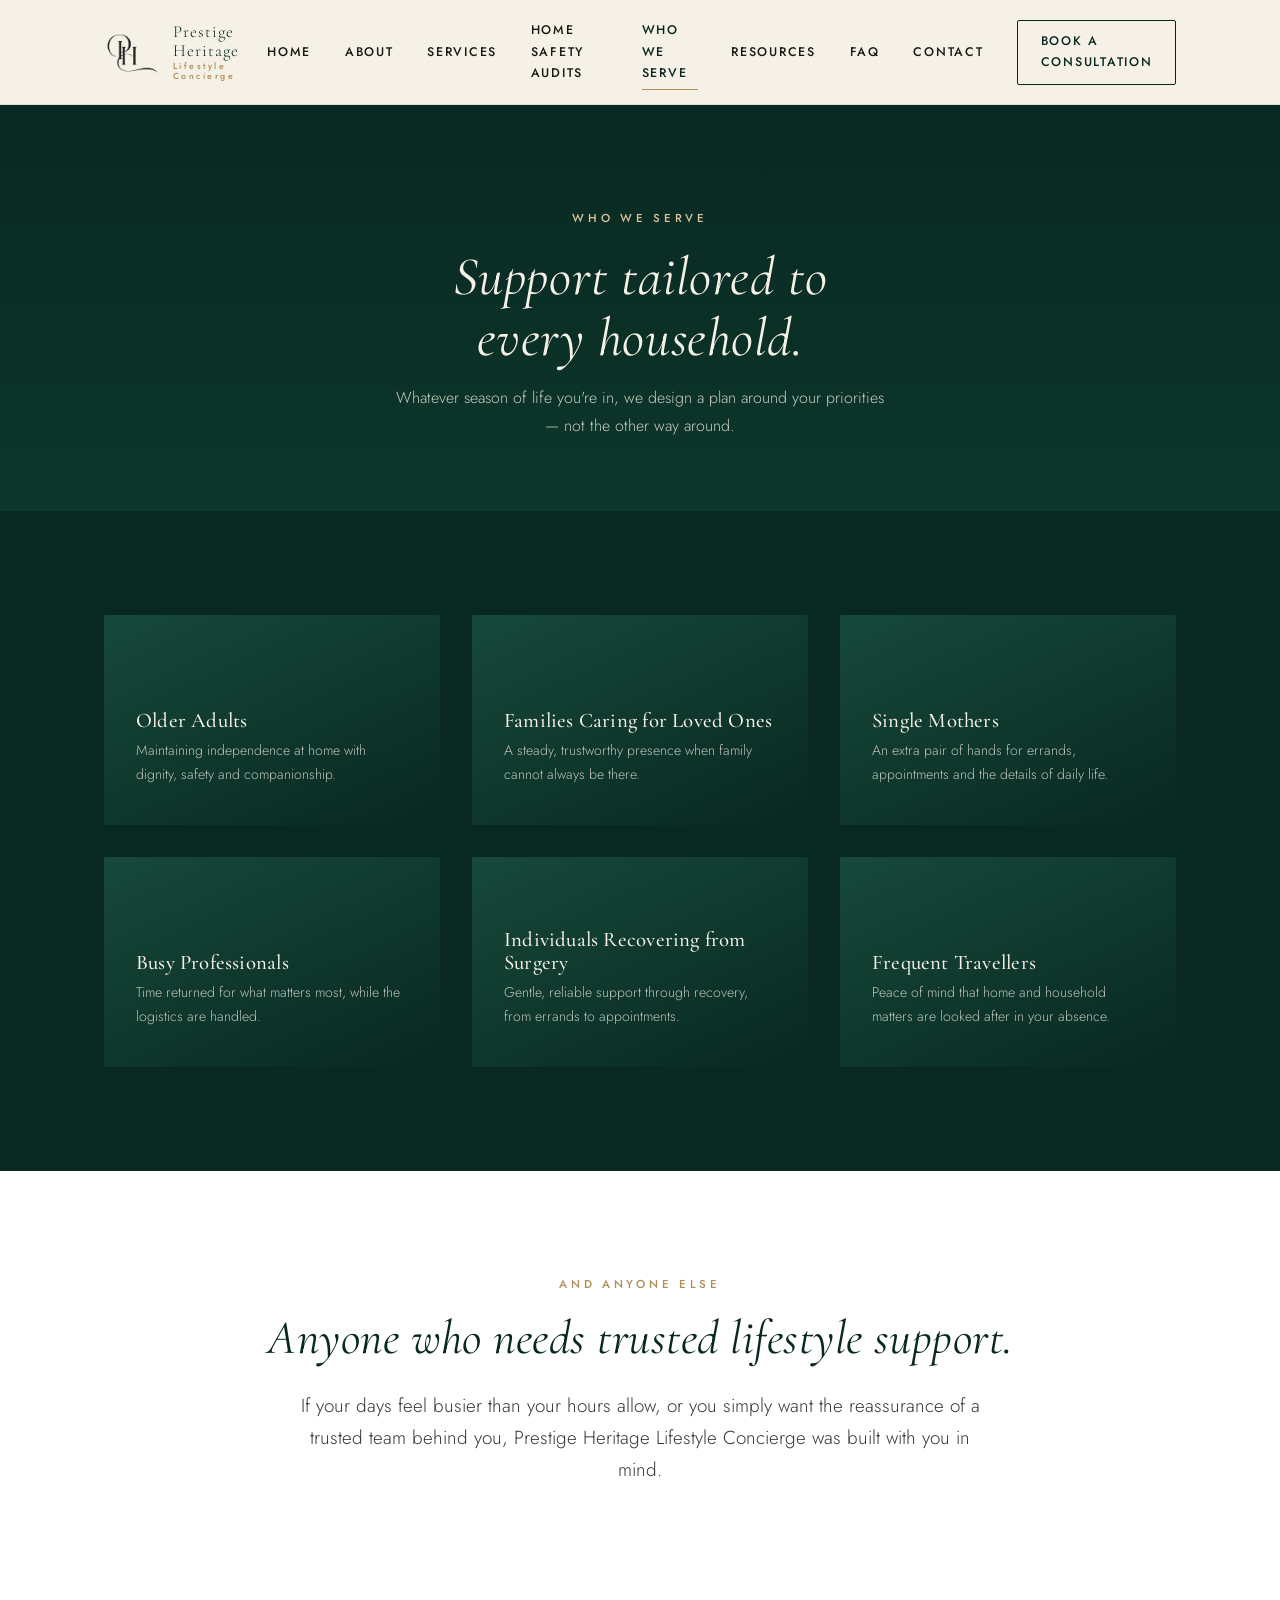
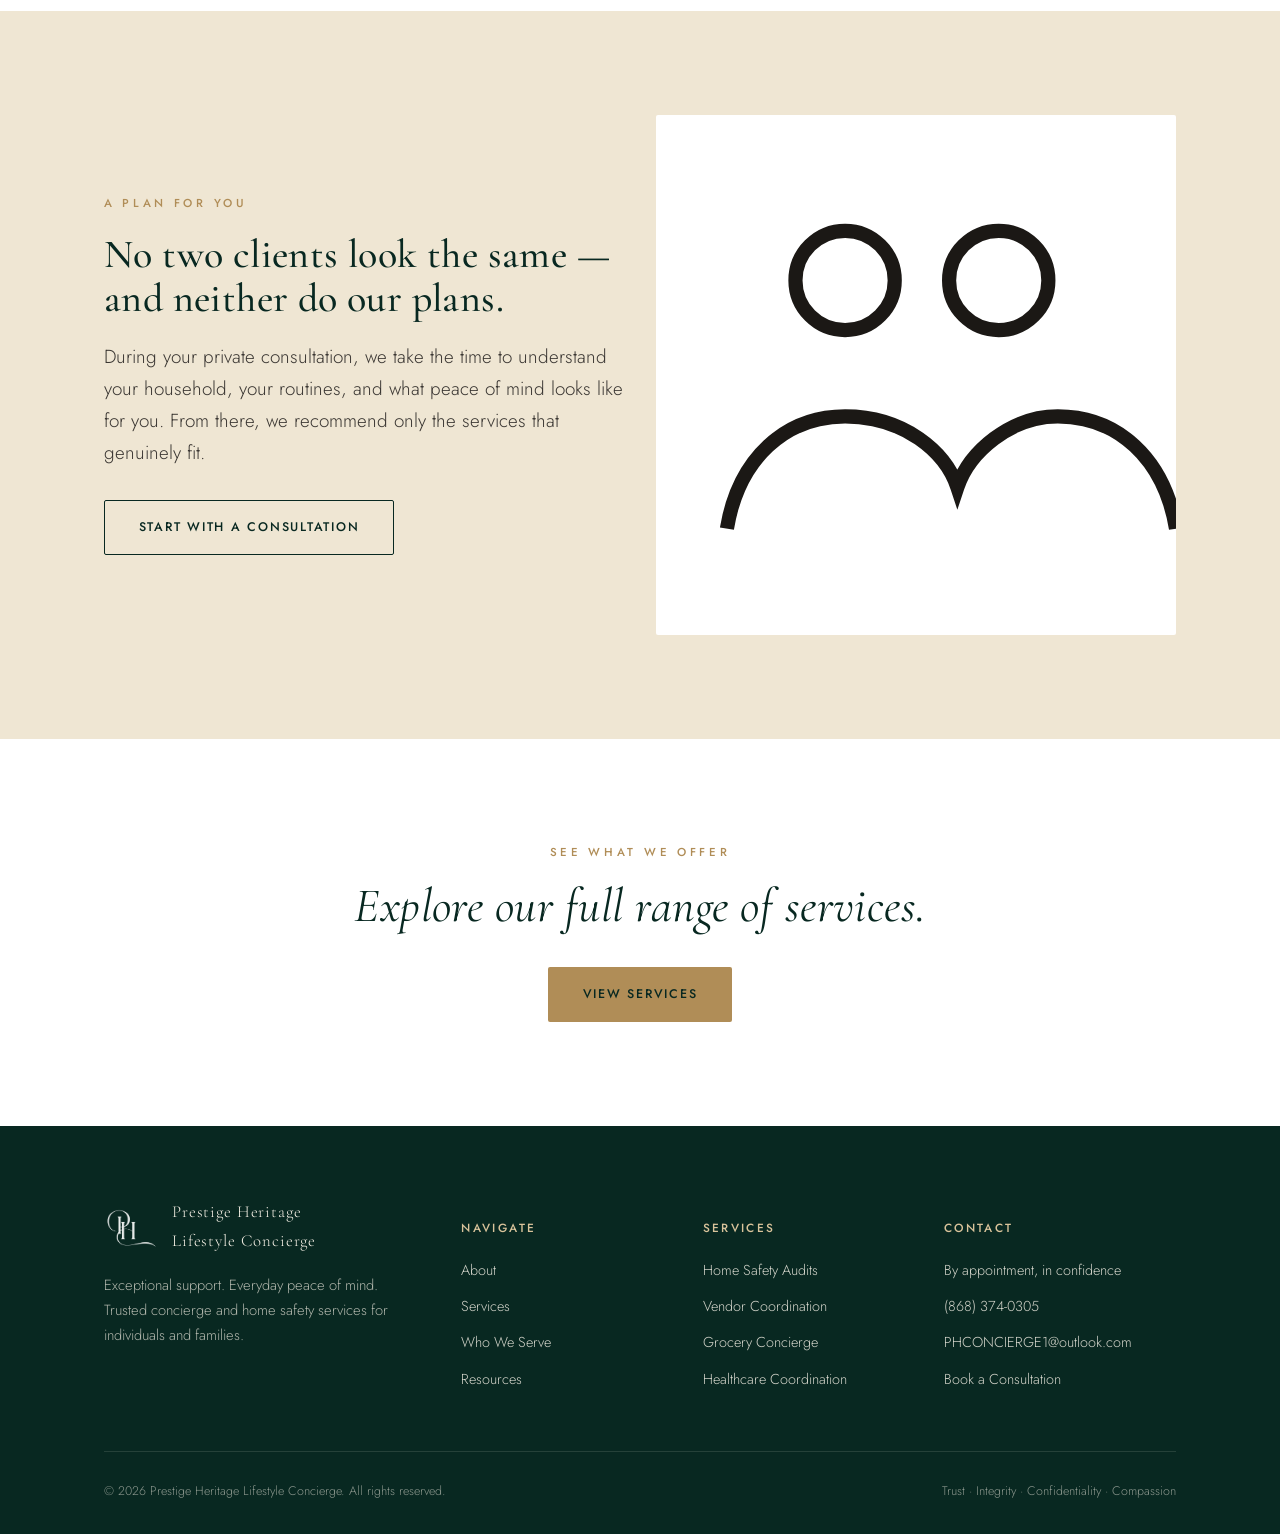
<file: who-we-serve (1).html>
<!DOCTYPE html>
<html lang="en">
<head>
<meta charset="UTF-8">
<meta name="viewport" content="width=device-width, initial-scale=1.0">
<title>Who We Serve | Prestige Heritage Lifestyle Concierge</title>
<meta name="description" content="Trusted lifestyle support for older adults, families, professionals, single mothers and more.">
<link rel="icon" href="assets/logo.png">
<link rel="stylesheet" href="assets/style.css">
</head>
<body>
  <header class="site-header">
    <div class="header-inner">
      <a href="index.html" class="brand">
        <img src="assets/logo.png" alt="Prestige Heritage Lifestyle Concierge monogram logo">
        <span class="brand-word">Prestige Heritage<small>Lifestyle Concierge</small></span>
      </a>
      <nav class="main-nav" aria-label="Primary">
        <a href="index.html">Home</a>
        <a href="about.html">About</a>
        <a href="services.html">Services</a>
        <a href="home-safety-audits.html">Home Safety Audits</a>
        <a href="who-we-serve.html" class="active">Who We Serve</a>
        <a href="resources.html">Resources</a>
        <a href="faq.html">FAQ</a>
        <a href="contact.html">Contact</a>
        <a href="contact.html" class="nav-cta">Book a Consultation</a>
      </nav>
      <button class="menu-toggle" aria-label="Toggle menu" aria-expanded="false">
        <span></span><span></span><span></span>
      </button>
    </div>
  </header>


  <section class="page-hero">
    <div class="eyebrow"><span>Who We Serve</span></div>
    <h1>Support tailored to every household.</h1>
    <p>Whatever season of life you're in, we design a plan around your priorities — not the other way around.</p>
  </section>

  <section class="bg-emerald">
    <div class="container">
      <div class="grid grid-3">
        <div class="tile reveal"><h4>Older Adults</h4><p>Maintaining independence at home with dignity, safety and companionship.</p></div>
        <div class="tile reveal"><h4>Families Caring for Loved Ones</h4><p>A steady, trustworthy presence when family cannot always be there.</p></div>
        <div class="tile reveal"><h4>Single Mothers</h4><p>An extra pair of hands for errands, appointments and the details of daily life.</p></div>
        <div class="tile reveal"><h4>Busy Professionals</h4><p>Time returned for what matters most, while the logistics are handled.</p></div>
        <div class="tile reveal"><h4>Individuals Recovering from Surgery</h4><p>Gentle, reliable support through recovery, from errands to appointments.</p></div>
        <div class="tile reveal"><h4>Frequent Travellers</h4><p>Peace of mind that home and household matters are looked after in your absence.</p></div>
      </div>
    </div>
  </section>

  <section class="bg-white">
    <div class="container center reveal">
      <div class="eyebrow center"><span>And Anyone Else</span></div>
      <h2 class="h-xl">Anyone who needs trusted lifestyle support.</h2>
      <p class="lede">If your days feel busier than your hours allow, or you simply want the reassurance of a trusted team behind you, Prestige Heritage Lifestyle Concierge was built with you in mind.</p>
    </div>
  </section>

  <section class="bg-cream2">
    <div class="container grid grid-2" style="align-items:center;">
      <div class="reveal">
        <div class="eyebrow"><span>A Plan For You</span></div>
        <h2 class="h-lg">No two clients look the same — and neither do our plans.</h2>
        <p class="lede">During your private consultation, we take the time to understand your household, your routines, and what peace of mind looks like for you. From there, we recommend only the services that genuinely fit.</p>
        <a href="contact.html" class="btn btn-outline-dark" style="margin-top:0.6rem;">Start with a Consultation</a>
      </div>
      <div class="reveal" style="background:var(--white);border-radius:var(--radius);min-height:300px;display:flex;align-items:center;justify-content:center;">
        <svg class="icon" viewBox="0 0 44 44" fill="none" stroke="currentColor" stroke-width="1.2"><circle cx="16" cy="14" r="4.2"/><circle cx="29" cy="14" r="4.2"/><path d="M6 35c1-6 5-9.5 10-9.5s8.5 3 9.5 6C26.5 28.5 30 25.5 34 25.5c5 0 9 3.5 10 9.5"/></svg>
      </div>
    </div>
  </section>

  <section class="bg-white center reveal">
    <div class="container">
      <div class="eyebrow center"><span>See What We Offer</span></div>
      <h2 class="h-xl">Explore our full range of services.</h2>
      <a href="services.html" class="btn btn-gold" style="margin-top:0.6rem;">View Services</a>
    </div>
  </section>

  <footer class="site-footer">
    <div class="container">
      <div class="footer-grid">
        <div>
          <div class="footer-brand">
            <img src="assets/logo.png" alt="PHLC monogram">
            <span>Prestige Heritage<br>Lifestyle Concierge</span>
          </div>
          <p style="max-width:34ch;font-size:0.92rem;color:rgba(246,241,230,0.7);">Exceptional support. Everyday peace of mind. Trusted concierge and home safety services for individuals and families.</p>
        </div>
        <div>
          <h5>Navigate</h5>
          <ul>
            <li><a href="about.html">About</a></li>
            <li><a href="services.html">Services</a></li>
            <li><a href="who-we-serve.html">Who We Serve</a></li>
            <li><a href="resources.html">Resources</a></li>
          </ul>
        </div>
        <div>
          <h5>Services</h5>
          <ul>
            <li><a href="home-safety-audits.html">Home Safety Audits</a></li>
            <li><a href="services.html#vendor">Vendor Coordination</a></li>
            <li><a href="services.html#grocery">Grocery Concierge</a></li>
            <li><a href="services.html#healthcare">Healthcare Coordination</a></li>
          </ul>
        </div>
        <div>
          <h5>Contact</h5>
          <ul>
            <li>By appointment, in confidence</li>
            <li><a href="tel:+18683740305">(868) 374-0305</a></li>
            <li><a href="mailto:PHCONCIERGE1@outlook.com">PHCONCIERGE1@outlook.com</a></li>
            <li><a href="contact.html">Book a Consultation</a></li>
          </ul>
        </div>
      </div>
      <div class="footer-bottom">
        <span>&copy; 2026 Prestige Heritage Lifestyle Concierge. All rights reserved.</span>
        <span>Trust &middot; Integrity &middot; Confidentiality &middot; Compassion</span>
      </div>
    </div>
  </footer>

<script src="assets/script.js"></script>
</body>
</html>
</file>
<file: assets/style.css>
/* ==========================================================================
   Prestige Heritage Lifestyle Concierge — Design System
   Deep Emerald / Cream / Matte Black / Metallic Gold / Warm Wood
   Display: Cormorant Garamond  |  Body: Jost  |  Utility: Jost (tracked caps)
   ========================================================================== */

@import url('https://fonts.googleapis.com/css2?family=Cormorant+Garamond:ital,wght@0,300;0,400;0,500;0,600;1,400&family=Jost:wght@300;400;500;600&display=swap');

:root{
  --emerald: #0E3B2E;
  --emerald-deep: #082821;
  --emerald-soft: #17493A;
  --cream: #F6F1E6;
  --cream-2: #EFE6D3;
  --white: #FFFFFF;
  --ink: #1B1815;
  --gold: #B08D57;
  --gold-light: #D9C39B;
  --wood: #8B5A2B;

  --serif: 'Cormorant Garamond', 'Times New Roman', serif;
  --sans: 'Jost', -apple-system, BlinkMacSystemFont, 'Segoe UI', sans-serif;

  --max: 1200px;
  --edge: clamp(1.5rem, 5vw, 5rem);
  --radius: 2px;
  --dur: 0.7s;
  --ease: cubic-bezier(.22,.61,.36,1);
}

*,*::before,*::after{ box-sizing: border-box; }
html{ scroll-behavior: smooth; }
body{
  margin:0;
  background: var(--cream);
  color: var(--ink);
  font-family: var(--sans);
  font-weight: 300;
  line-height: 1.7;
  -webkit-font-smoothing: antialiased;
  overflow-x: hidden;
}
img{ max-width:100%; display:block; }
a{ color: inherit; text-decoration:none; }
h1,h2,h3,h4{
  font-family: var(--serif);
  font-weight: 500;
  color: var(--emerald-deep);
  margin: 0 0 0.5em;
  letter-spacing: 0.01em;
  line-height: 1.12;
}
p{ margin: 0 0 1.1em; }
.container{ max-width: var(--max); margin: 0 auto; padding: 0 var(--edge); }

::selection{ background: var(--gold-light); color: var(--emerald-deep); }

:focus-visible{
  outline: 2px solid var(--gold);
  outline-offset: 3px;
}

@media (prefers-reduced-motion: reduce){
  *{ animation-duration: 0.001ms !important; animation-iteration-count: 1 !important; transition-duration: 0.001ms !important; scroll-behavior: auto !important; }
}

/* ---------- eyebrow / flourish signature ---------- */
.eyebrow{
  display:flex; align-items:center; gap: 0.9rem;
  font-family: var(--sans);
  font-size: 0.72rem;
  letter-spacing: 0.32em;
  text-transform: uppercase;
  color: var(--gold);
  font-weight: 500;
  margin-bottom: 1.1rem;
}
.eyebrow .flourish{ width: 46px; height: 10px; flex-shrink:0; }
.eyebrow .flourish path{ stroke: var(--gold); }
.center .eyebrow{ justify-content:center; }

.flourish-divider{
  width: 120px; height: 22px; margin: 1.6rem auto 0;
}
.flourish-divider path{ stroke: var(--gold); fill:none; stroke-width:1.3; }
.center-block .flourish-divider{ margin-left:auto; margin-right:auto; }

/* ---------- header ---------- */
.site-header{
  position: sticky; top:0; z-index: 100;
  background: rgba(246,241,230,0.92);
  backdrop-filter: blur(10px);
  border-bottom: 1px solid rgba(11,61,46,0.10);
}
.header-inner{
  display:flex; align-items:center; justify-content:space-between;
  padding: 0.9rem var(--edge);
  max-width: var(--max); margin:0 auto;
}
.brand{ display:flex; align-items:center; gap: 0.8rem; }
.brand img{ height: 46px; width:auto; }
.brand-word{
  font-family: var(--serif);
  font-size: 1.05rem;
  letter-spacing: 0.06em;
  color: var(--emerald-deep);
  line-height:1.1;
}
.brand-word small{
  display:block; font-family: var(--sans); font-size:0.55rem;
  letter-spacing:0.28em; color: var(--gold); font-weight:500; margin-top:2px;
}
nav.main-nav{ display:flex; align-items:center; gap: 2.1rem; }
nav.main-nav a{
  font-size: 0.78rem; letter-spacing: 0.14em; text-transform: uppercase;
  font-weight: 500; color: var(--ink); position:relative; padding: 6px 0;
}
nav.main-nav a::after{
  content:""; position:absolute; left:0; bottom:0; width:0; height:1px;
  background: var(--gold); transition: width 0.35s var(--ease);
}
nav.main-nav a:hover::after, nav.main-nav a.active::after{ width:100%; }
nav.main-nav a.active{ color: var(--emerald-deep); }
.nav-cta{
  border:1px solid var(--emerald-deep) !important;
  padding: 0.65rem 1.4rem !important; border-radius: var(--radius);
  color: var(--emerald-deep) !important;
}
.nav-cta::after{ display:none; }
.nav-cta:hover{ background: var(--emerald-deep); color: var(--cream) !important; }

.menu-toggle{ display:none; background:none; border:none; cursor:pointer; padding:8px; }
.menu-toggle span{ display:block; width:26px; height:1px; background:var(--emerald-deep); margin:6px 0; transition: all .3s var(--ease); }

/* ---------- buttons ---------- */
.btn{
  display:inline-flex; align-items:center; gap:0.6rem;
  font-family: var(--sans); font-size:0.78rem; letter-spacing:0.14em;
  text-transform:uppercase; font-weight:500;
  padding: 1rem 2.1rem; border-radius: var(--radius);
  transition: all .4s var(--ease); border: 1px solid transparent;
  cursor:pointer;
}
.btn-gold{ background: var(--gold); color: var(--emerald-deep); }
.btn-gold:hover{ background: var(--emerald-deep); color: var(--cream); }
.btn-outline-light{ border-color: rgba(246,241,230,0.5); color: var(--cream); }
.btn-outline-light:hover{ background: var(--cream); color: var(--emerald-deep); border-color: var(--cream); }
.btn-outline-dark{ border-color: var(--emerald-deep); color: var(--emerald-deep); }
.btn-outline-dark:hover{ background: var(--emerald-deep); color:var(--cream); }
.btn-ghost{ color: var(--emerald-deep); font-weight:500; }
.btn-ghost svg{ transition: transform .35s var(--ease); }
.btn-ghost:hover svg{ transform: translateX(5px); }

/* ---------- hero ---------- */
.hero{
  position:relative; min-height: 92vh; display:flex; align-items:center;
  background: radial-gradient(120% 100% at 85% 8%, #1a5943 0%, var(--emerald) 42%, var(--emerald-deep) 100%);
  color: var(--cream); overflow:hidden;
}
.hero::before{
  content:""; position:absolute; inset:0; opacity:0.5;
  background-image: repeating-linear-gradient(115deg, rgba(255,255,255,0.025) 0px, rgba(255,255,255,0.025) 1px, transparent 1px, transparent 90px);
}
.hero-mark{
  position:absolute; right: -6%; top:50%; transform: translateY(-50%);
  width: min(60vw, 720px); opacity: 0.06; filter: invert(1) brightness(2);
  pointer-events:none;
}
.hero-inner{ position:relative; z-index:2; max-width: var(--max); margin:0 auto; padding: 6rem var(--edge) 5rem; width:100%; }
.hero .eyebrow{ color: var(--gold-light); }
.hero .eyebrow .flourish path{ stroke: var(--gold-light); }
.hero h1{
  color: var(--cream); font-weight:400; font-style:italic;
  font-size: clamp(2.6rem, 5.6vw, 4.6rem); max-width: 15ch;
  opacity:0; transform: translateY(24px); animation: rise 1s var(--ease) 0.15s forwards;
}
.hero .sub{
  max-width: 46ch; font-size: 1.08rem; color: rgba(246,241,230,0.82); font-weight:300;
  opacity:0; transform: translateY(20px); animation: rise 1s var(--ease) 0.4s forwards;
}
.hero .actions{ display:flex; gap:1.1rem; flex-wrap:wrap; margin-top:2.2rem;
  opacity:0; transform: translateY(20px); animation: rise 1s var(--ease) 0.6s forwards; }
@keyframes rise{ to{ opacity:1; transform:none; } }

/* ---------- page hero (interior pages) ---------- */
.page-hero{
  background: linear-gradient(180deg, var(--emerald-deep), var(--emerald) 130%);
  color: var(--cream); padding: 6.5rem var(--edge) 4.5rem; text-align:center; position:relative; overflow:hidden;
}
.page-hero .eyebrow{ color: var(--gold-light); justify-content:center; }
.page-hero .eyebrow .flourish path{ stroke: var(--gold-light); }
.page-hero h1{ color: var(--cream); font-style:italic; font-weight:400; font-size: clamp(2.2rem, 4.6vw, 3.4rem); max-width: 20ch; margin: 0 auto 0.5rem; }
.page-hero p{ color: rgba(246,241,230,0.8); max-width: 56ch; margin: 1rem auto 0; }

/* ---------- sections ---------- */
section{ padding: 6.5rem 0; }
.section-tight{ padding: 4.5rem 0; }
.bg-cream2{ background: var(--cream-2); }
.bg-white{ background: var(--white); }
.bg-emerald{ background: var(--emerald-deep); color: var(--cream); }
.bg-emerald h2, .bg-emerald h3{ color: var(--cream); }
.center{ text-align:center; }
.lede{ font-size: 1.18rem; max-width: 62ch; color:#3b3733; }
.center .lede{ margin-left:auto; margin-right:auto; }

h2.h-xl{ font-size: clamp(2rem, 4vw, 3rem); font-weight:400; font-style: italic; }
h2.h-lg{ font-size: clamp(1.8rem, 3.2vw, 2.5rem); }

/* ---------- reveal on scroll ---------- */
.reveal{ opacity:0; transform: translateY(28px); transition: opacity .9s var(--ease), transform .9s var(--ease); }
.reveal.in{ opacity:1; transform:none; }

/* ---------- grid helpers ---------- */
.grid{ display:grid; gap: 2rem; }
.grid-2{ grid-template-columns: repeat(2, 1fr); }
.grid-3{ grid-template-columns: repeat(3, 1fr); }
.grid-4{ grid-template-columns: repeat(4, 1fr); }

/* ---------- service cards ---------- */
.card{
  background: var(--white); border-radius: var(--radius);
  padding: 2.6rem 2.2rem; border: 1px solid rgba(11,61,46,0.08);
  transition: transform .5s var(--ease), box-shadow .5s var(--ease), border-color .5s var(--ease);
  position:relative;
}
.card:hover{ transform: translateY(-8px); box-shadow: 0 30px 60px -25px rgba(14,59,46,0.28); border-color: var(--gold-light); }
.card .icon{ width:44px; height:44px; margin-bottom:1.4rem; color: var(--gold); }
.card h3{ font-size:1.4rem; margin-bottom:0.6rem; }
.card p{ color:#55504a; font-size:0.97rem; margin-bottom:1.4rem; }
.card .learn{ font-size:0.74rem; letter-spacing:0.14em; text-transform:uppercase; font-weight:500; color: var(--emerald-deep); display:inline-flex; align-items:center; gap:0.5rem; }
.card .learn svg{ transition: transform .35s var(--ease); }
.card:hover .learn svg{ transform: translateX(4px); }

/* ---------- values / pillars ---------- */
.pillar{ text-align:center; padding: 1.5rem; }
.pillar .num{ font-family: var(--serif); font-style:italic; color: var(--gold-light); font-size:0.95rem; display:block; margin-bottom:0.6rem; }
.pillar h4{ font-size:1.15rem; }
.pillar p{ font-size:0.92rem; color: rgba(246,241,230,0.75); }

/* ---------- who we serve tiles ---------- */
.tile{
  position:relative; border-radius: var(--radius); overflow:hidden; padding: 2.4rem 2rem;
  background: linear-gradient(155deg, var(--emerald-soft), var(--emerald-deep));
  color: var(--cream); min-height: 210px; display:flex; flex-direction:column; justify-content:flex-end;
  transition: transform .5s var(--ease);
}
.tile:hover{ transform: translateY(-6px); }
.tile h4{ color: var(--cream); font-size:1.3rem; margin-bottom:0.4rem; }
.tile p{ font-size:0.88rem; color: rgba(246,241,230,0.75); margin:0; }

/* ---------- quote / trust strip ---------- */
.quote-strip{
  background: var(--cream-2); padding: 4rem var(--edge); text-align:center;
}
.quote-strip blockquote{
  font-family: var(--serif); font-style:italic; font-size: clamp(1.3rem, 2.6vw, 1.9rem);
  max-width: 46ch; margin: 0 auto 1rem; color: var(--emerald-deep); font-weight:400;
}
.quote-strip cite{ font-style:normal; font-size:0.78rem; letter-spacing:0.14em; text-transform:uppercase; color: var(--gold); font-weight:500; }

/* ---------- steps / process ---------- */
.step{ display:flex; gap: 1.6rem; align-items:flex-start; }
.step .step-mark{
  font-family: var(--serif); font-style:italic; font-size:1.7rem; color: var(--gold);
  border: 1px solid var(--gold-light); border-radius:50%; width:56px; height:56px;
  display:flex; align-items:center; justify-content:center; flex-shrink:0;
}
.step h4{ font-size:1.2rem; margin-bottom:0.3rem; }
.step p{ font-size:0.94rem; color:#55504a; }

/* ---------- footer ---------- */
footer.site-footer{
  background: var(--emerald-deep); color: rgba(246,241,230,0.85); padding: 4.5rem 0 2rem;
}
.footer-grid{ display:grid; grid-template-columns: 1.6fr 1fr 1fr 1.2fr; gap: 3rem; margin-bottom: 3rem; }
.footer-brand{ display:flex; align-items:center; gap:0.9rem; margin-bottom:1.1rem; }
.footer-brand img{ height:44px; filter: brightness(0) invert(1); opacity:0.92; }
.footer-brand span{ font-family: var(--serif); font-size:1.05rem; color: var(--cream); letter-spacing:0.05em; }
footer h5{ font-size:0.74rem; letter-spacing:0.2em; text-transform:uppercase; color: var(--gold-light); margin-bottom:1.2rem; font-weight:500; }
footer ul{ list-style:none; margin:0; padding:0; }
footer li{ margin-bottom:0.75rem; font-size:0.9rem; }
footer a:hover{ color: var(--gold-light); }
.footer-bottom{ border-top:1px solid rgba(246,241,230,0.12); padding-top:1.8rem; display:flex; justify-content:space-between; flex-wrap:wrap; gap:1rem; font-size:0.78rem; color: rgba(246,241,230,0.55); }

/* ---------- faq accordion ---------- */
.faq-item{ border-bottom: 1px solid rgba(11,61,46,0.14); }
.faq-q{
  width:100%; text-align:left; background:none; border:none; cursor:pointer;
  padding: 1.6rem 0; display:flex; justify-content:space-between; align-items:center; gap:1rem;
  font-family: var(--serif); font-size:1.2rem; color: var(--emerald-deep);
}
.faq-q .plus{ position:relative; width:18px; height:18px; flex-shrink:0; }
.faq-q .plus::before, .faq-q .plus::after{ content:""; position:absolute; background: var(--gold); transition: transform .35s var(--ease); }
.faq-q .plus::before{ width:18px; height:1px; top:8.5px; left:0; }
.faq-q .plus::after{ width:1px; height:18px; left:8.5px; top:0; }
.faq-item.open .plus::after{ transform: rotate(90deg); opacity:0; }
.faq-a{ max-height:0; overflow:hidden; transition: max-height .5s var(--ease); }
.faq-a p{ padding-bottom:1.6rem; color:#55504a; max-width: 66ch; }

/* ---------- forms ---------- */
.form-field{ margin-bottom:1.4rem; }
.form-field label{ display:block; font-size:0.74rem; letter-spacing:0.14em; text-transform:uppercase; margin-bottom:0.55rem; color: var(--emerald-deep); font-weight:500; }
.form-field input, .form-field select, .form-field textarea{
  width:100%; padding: 0.9rem 1rem; border: 1px solid rgba(11,61,46,0.2); border-radius: var(--radius);
  background: var(--white); font-family: var(--sans); font-size:0.95rem; color: var(--ink);
  transition: border-color .3s var(--ease);
}
.form-field input:focus, .form-field select:focus, .form-field textarea:focus{ border-color: var(--gold); outline:none; }
.form-field textarea{ resize: vertical; min-height:120px; }

/* ---------- resource cards ---------- */
.res-card{ background: var(--white); border-radius: var(--radius); overflow:hidden; border:1px solid rgba(11,61,46,0.08); transition: transform .5s var(--ease), box-shadow .5s var(--ease); }
.res-card:hover{ transform: translateY(-6px); box-shadow: 0 30px 60px -25px rgba(14,59,46,0.25); }
.res-thumb{ height:170px; background: linear-gradient(150deg, var(--emerald-soft), var(--emerald-deep)); position:relative; }
.res-thumb svg{ position:absolute; inset:0; margin:auto; width:64px; height:64px; opacity:0.7; }
.res-body{ padding:1.8rem; }
.res-tag{ font-size:0.7rem; letter-spacing:0.16em; text-transform:uppercase; color: var(--gold); font-weight:500; margin-bottom:0.6rem; display:block; }
.res-body h3{ font-size:1.25rem; margin-bottom:0.5rem; }
.res-body p{ font-size:0.92rem; color:#55504a; }

/* ---------- responsive ---------- */
@media (max-width: 980px){
  .grid-4{ grid-template-columns: repeat(2,1fr); }
  .grid-3{ grid-template-columns: repeat(2,1fr); }
  .grid-2{ grid-template-columns: 1fr; }
  .footer-grid{ grid-template-columns: 1fr 1fr; }
}
@media (max-width: 760px){
  nav.main-nav{
    position:fixed; inset: 0 0 0 auto; width:78vw; max-width:340px; height:100vh;
    background: var(--cream); flex-direction:column; align-items:flex-start; justify-content:flex-start;
    padding: 6.5rem 2.2rem; gap: 1.6rem; transform: translateX(100%); transition: transform .5s var(--ease);
    box-shadow: -20px 0 50px rgba(0,0,0,0.15);
  }
  nav.main-nav.open{ transform: translateX(0); }
  .menu-toggle{ display:block; }
  .grid-4, .grid-3{ grid-template-columns: 1fr; }
  .footer-grid{ grid-template-columns: 1fr; gap: 2.2rem; }
  .step{ flex-direction:column; }
}
</file>
